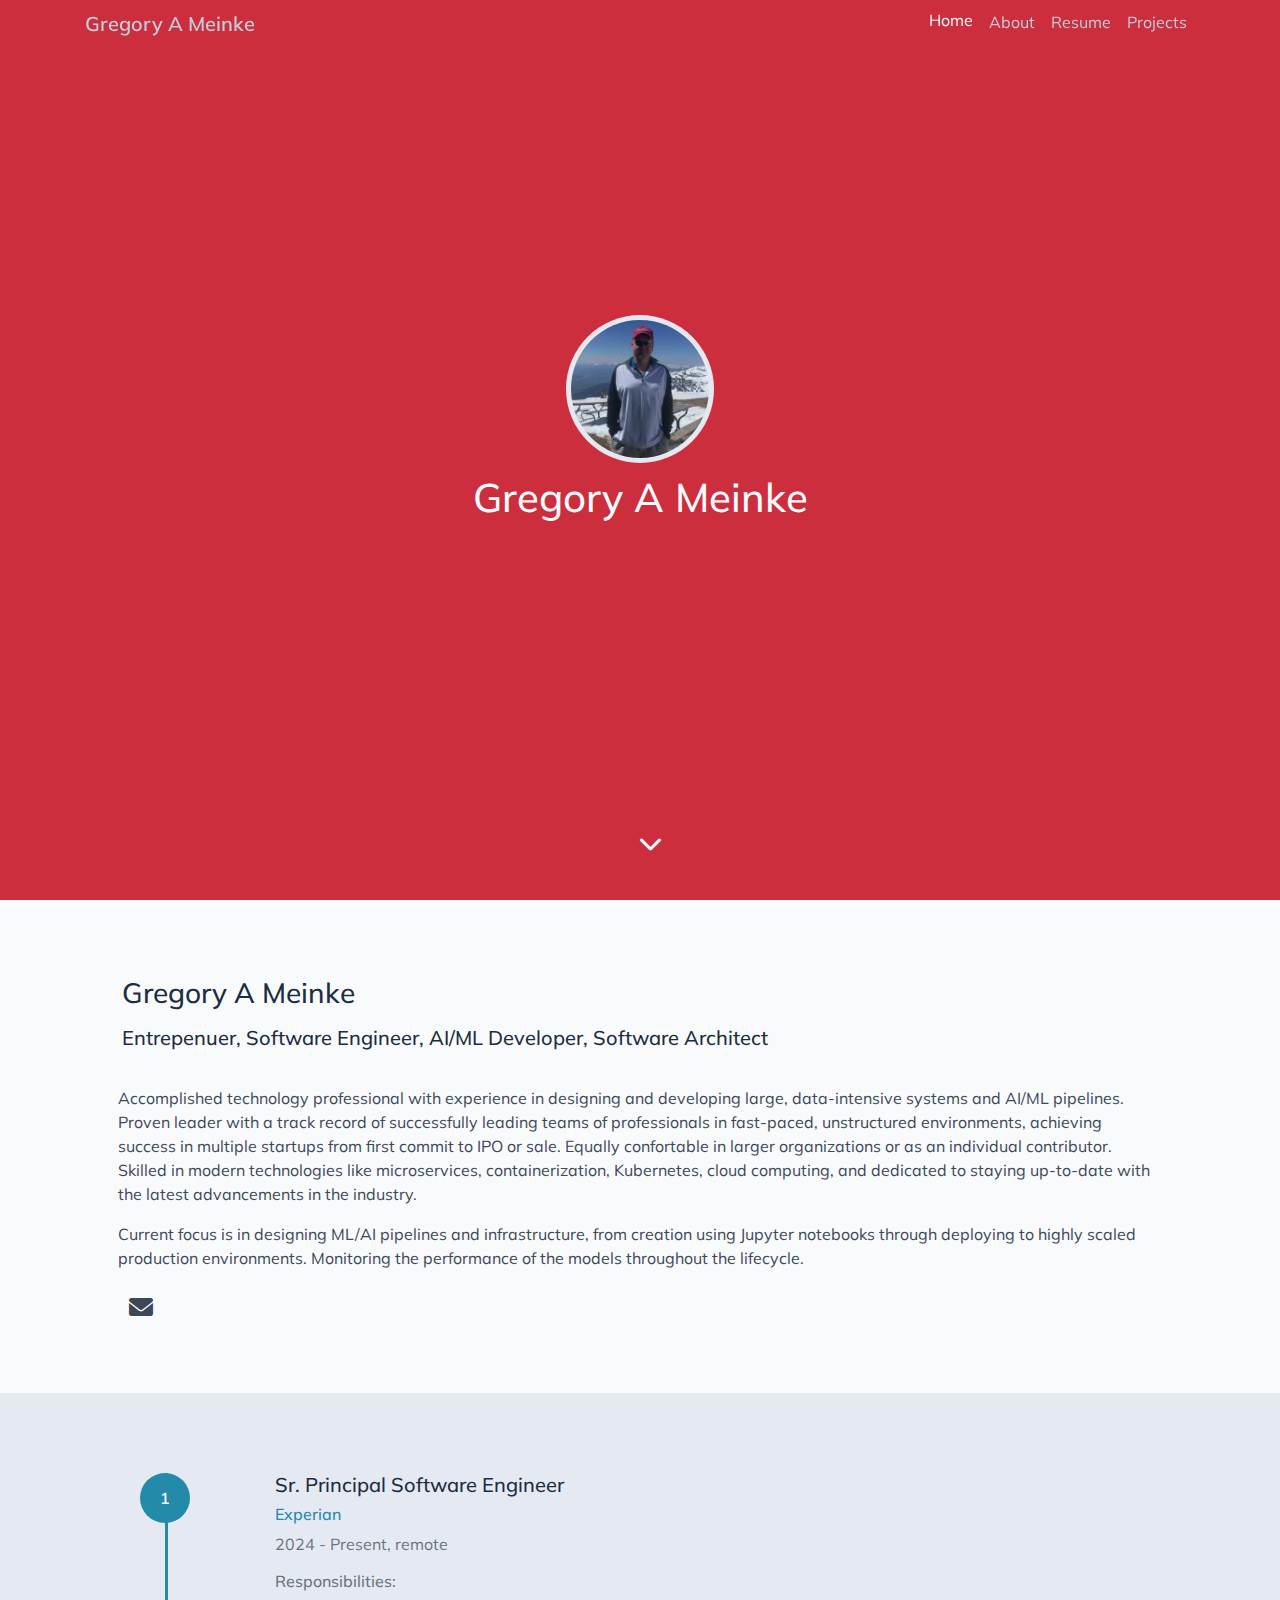
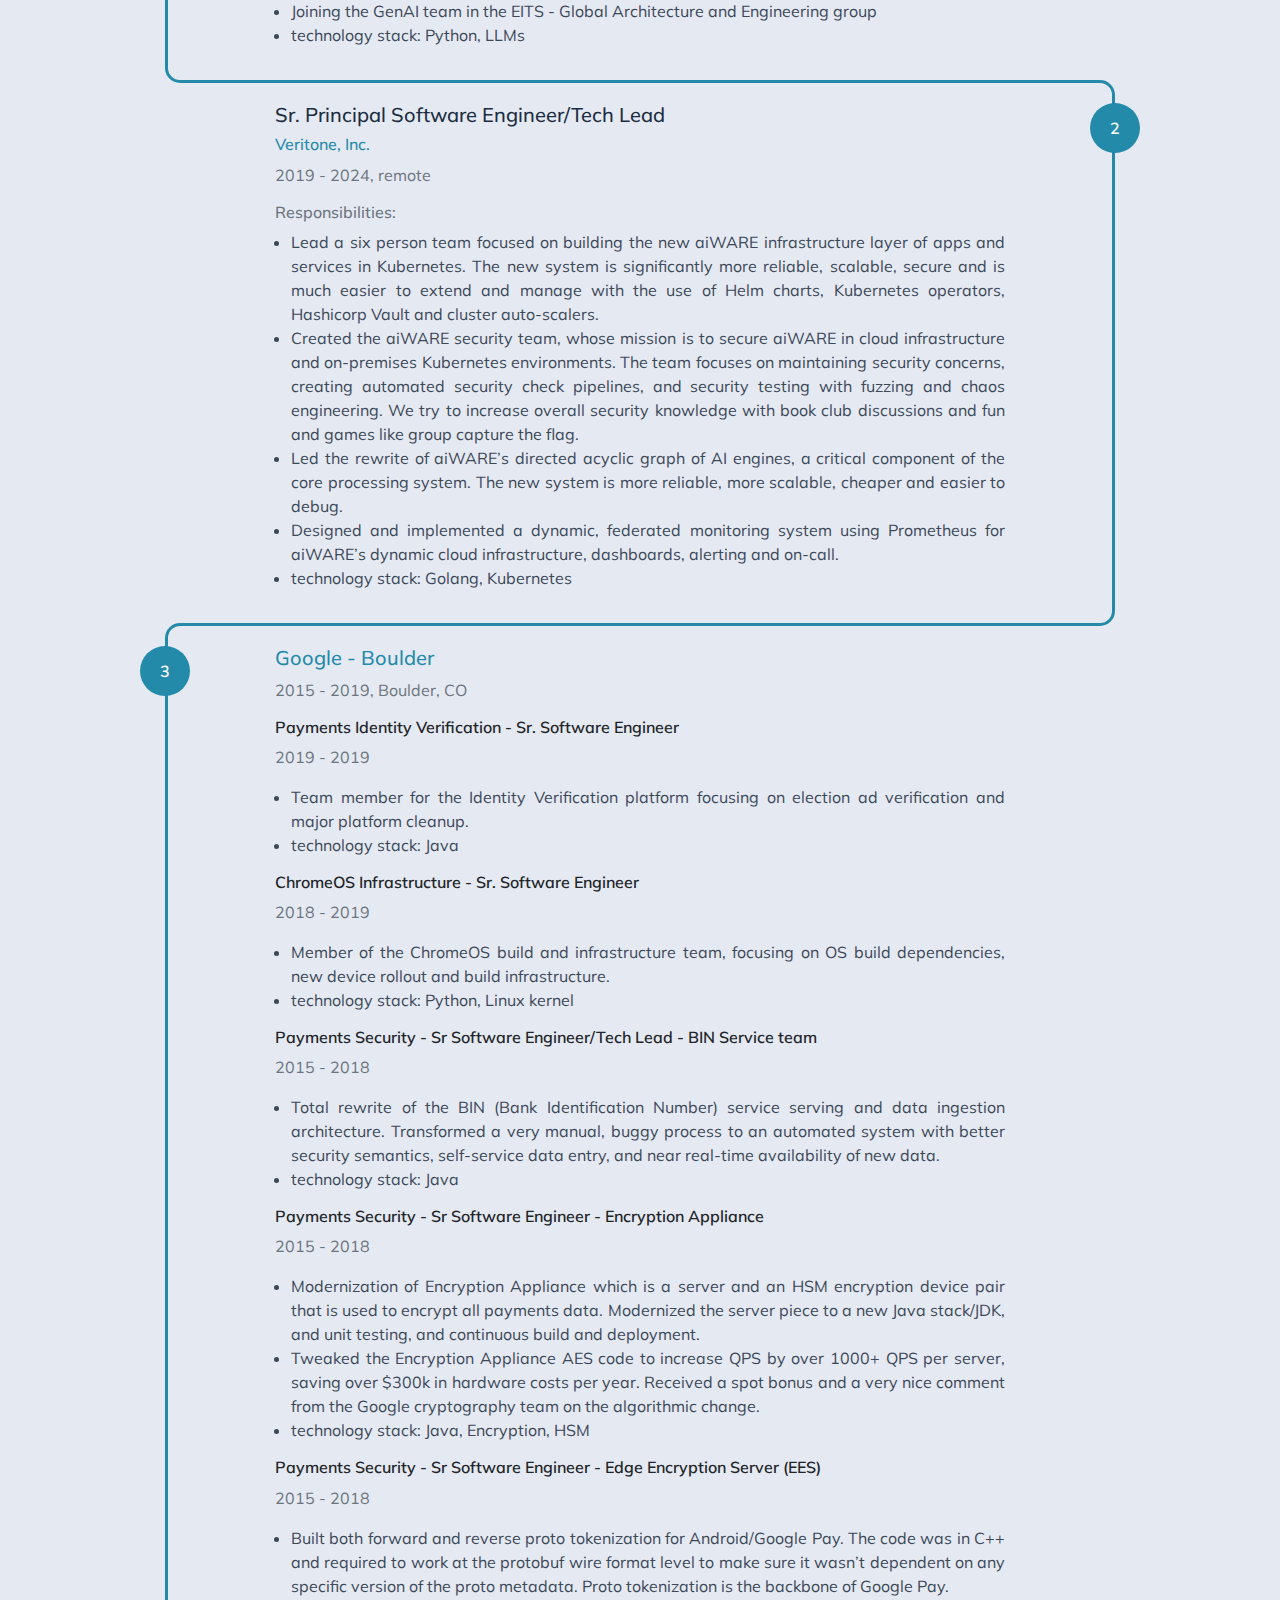
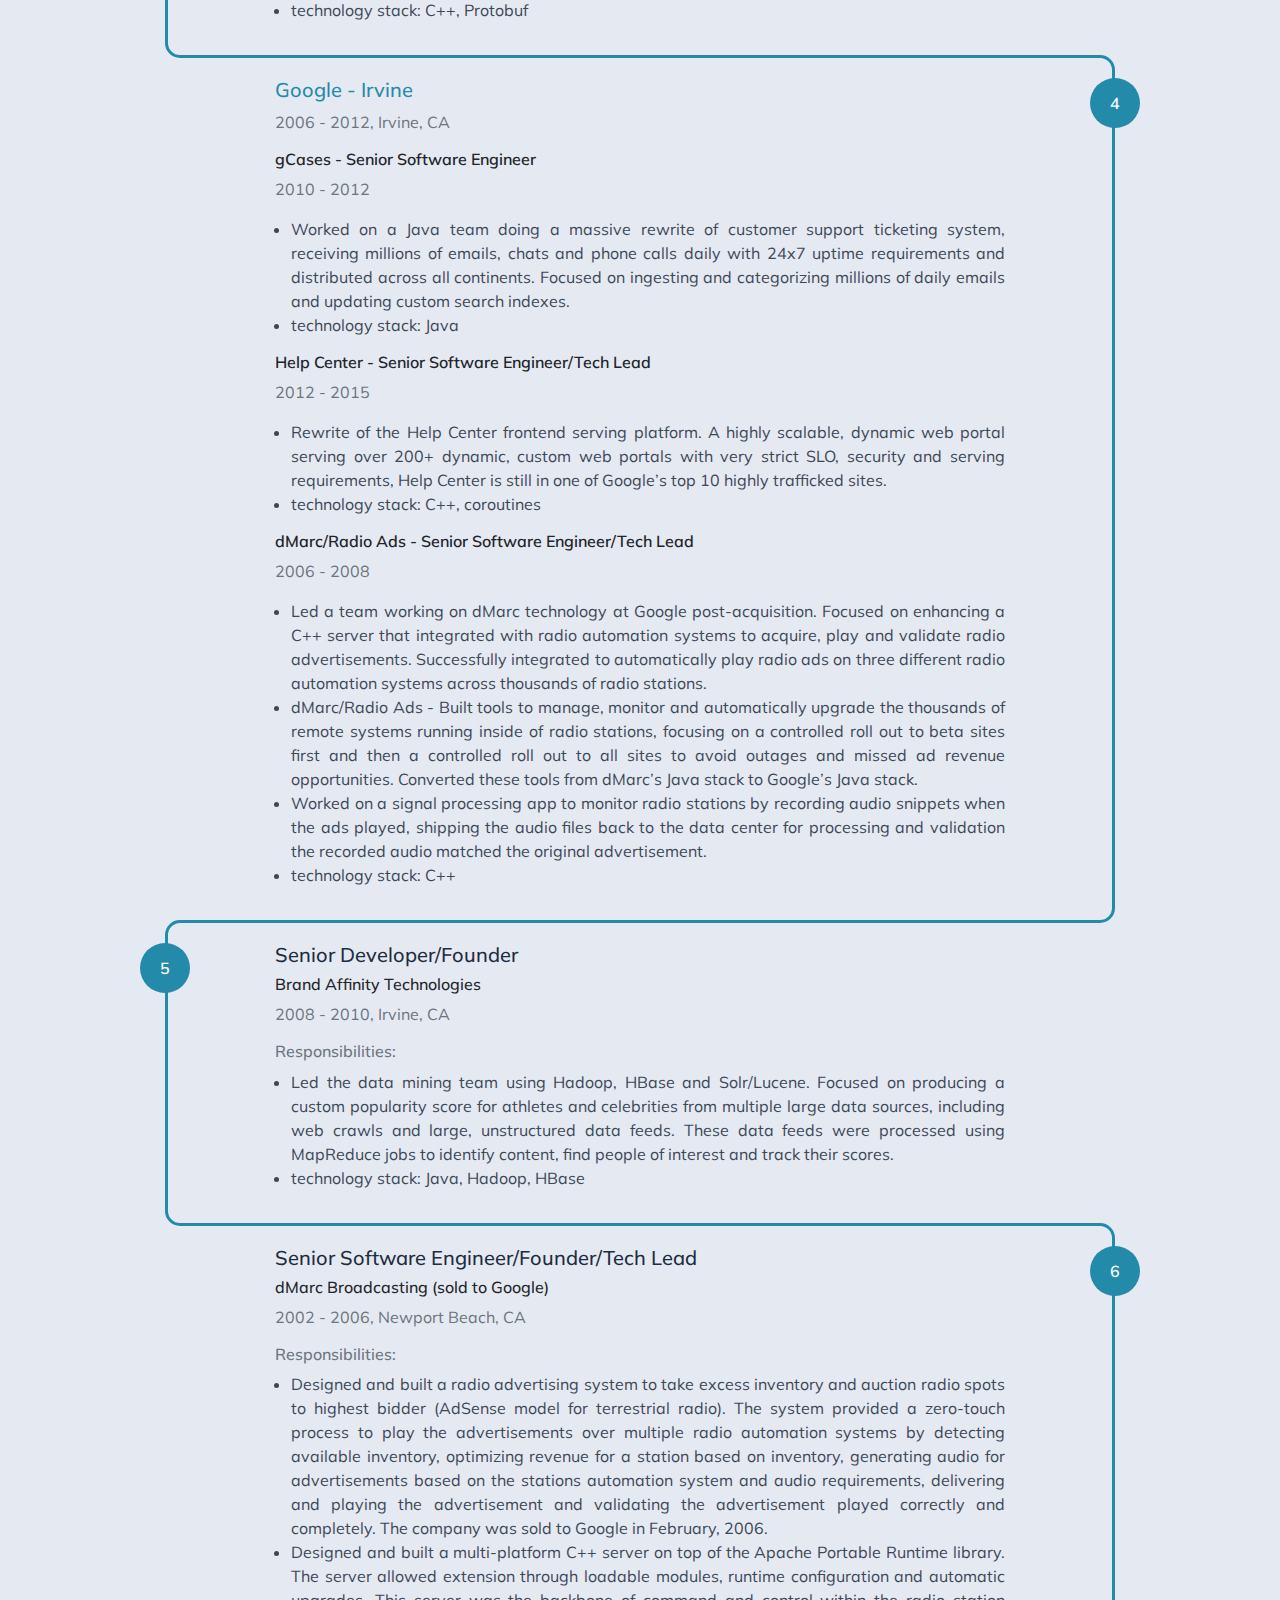
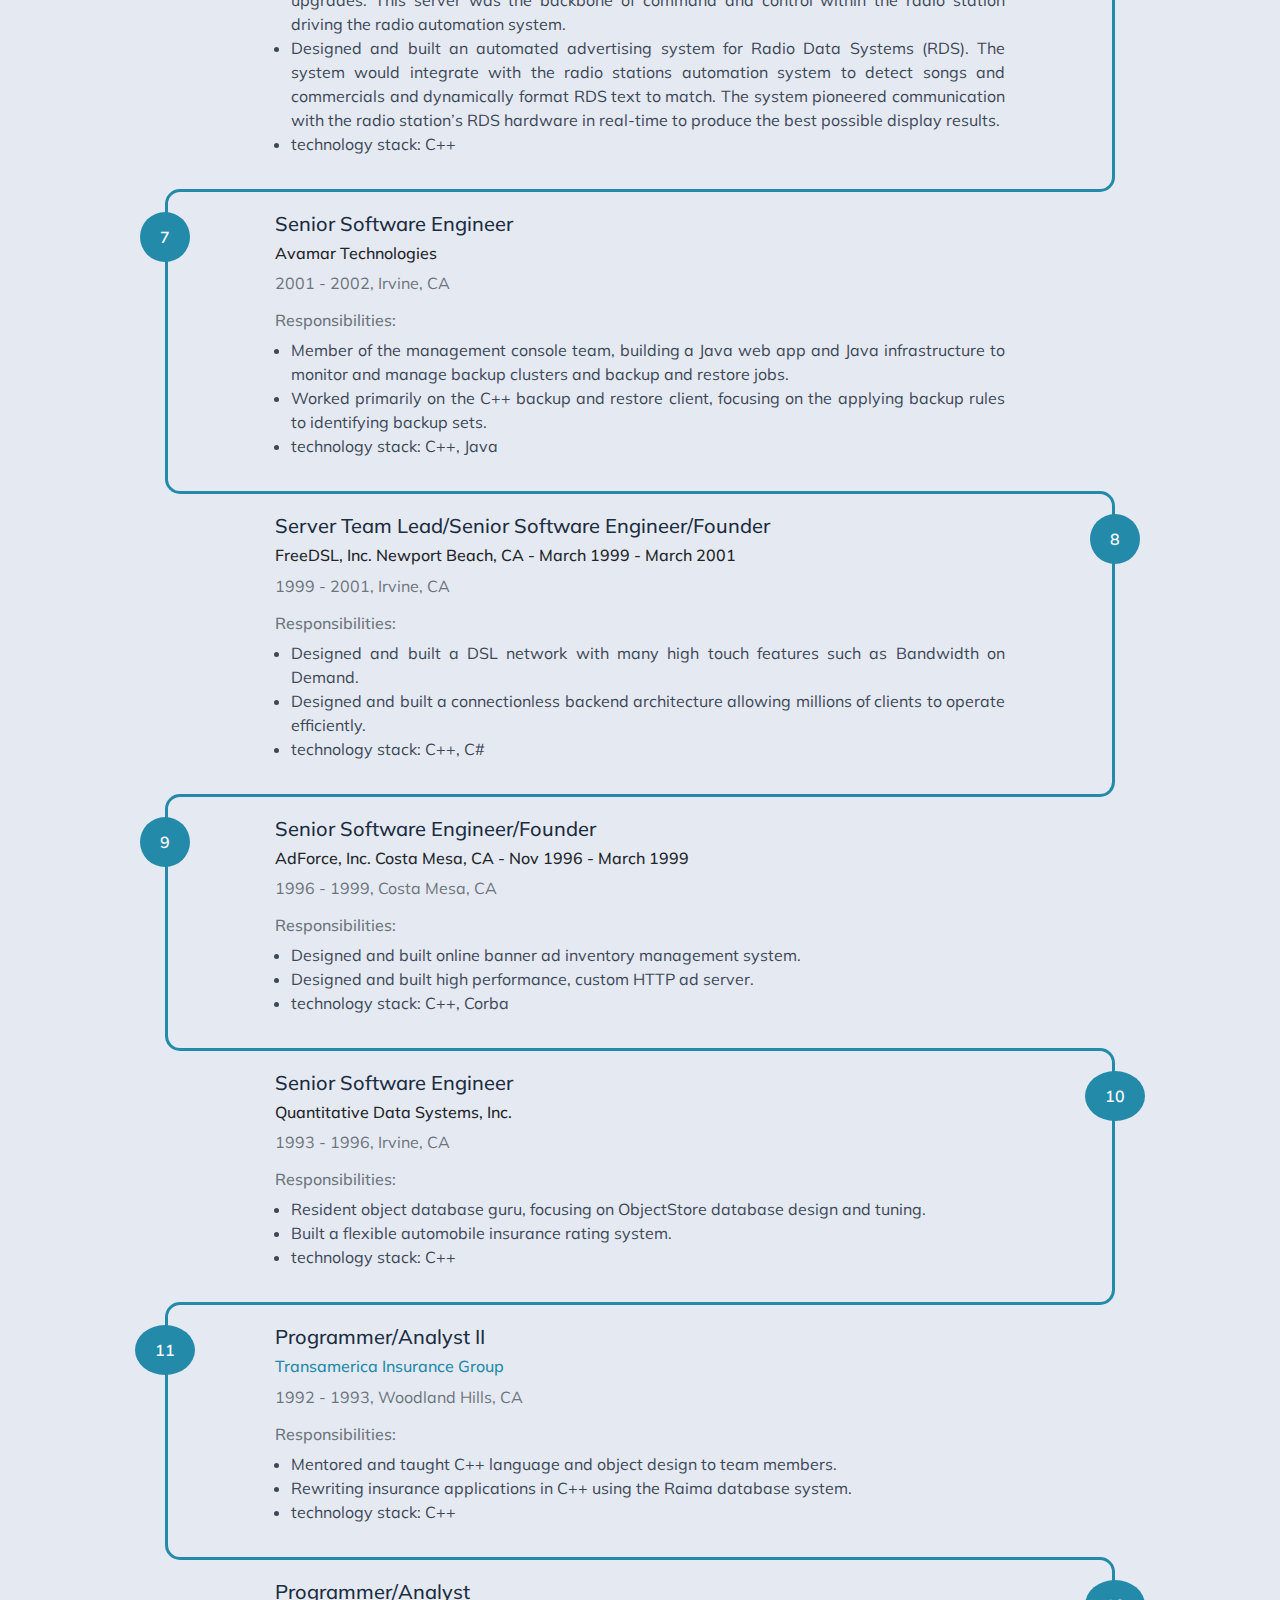
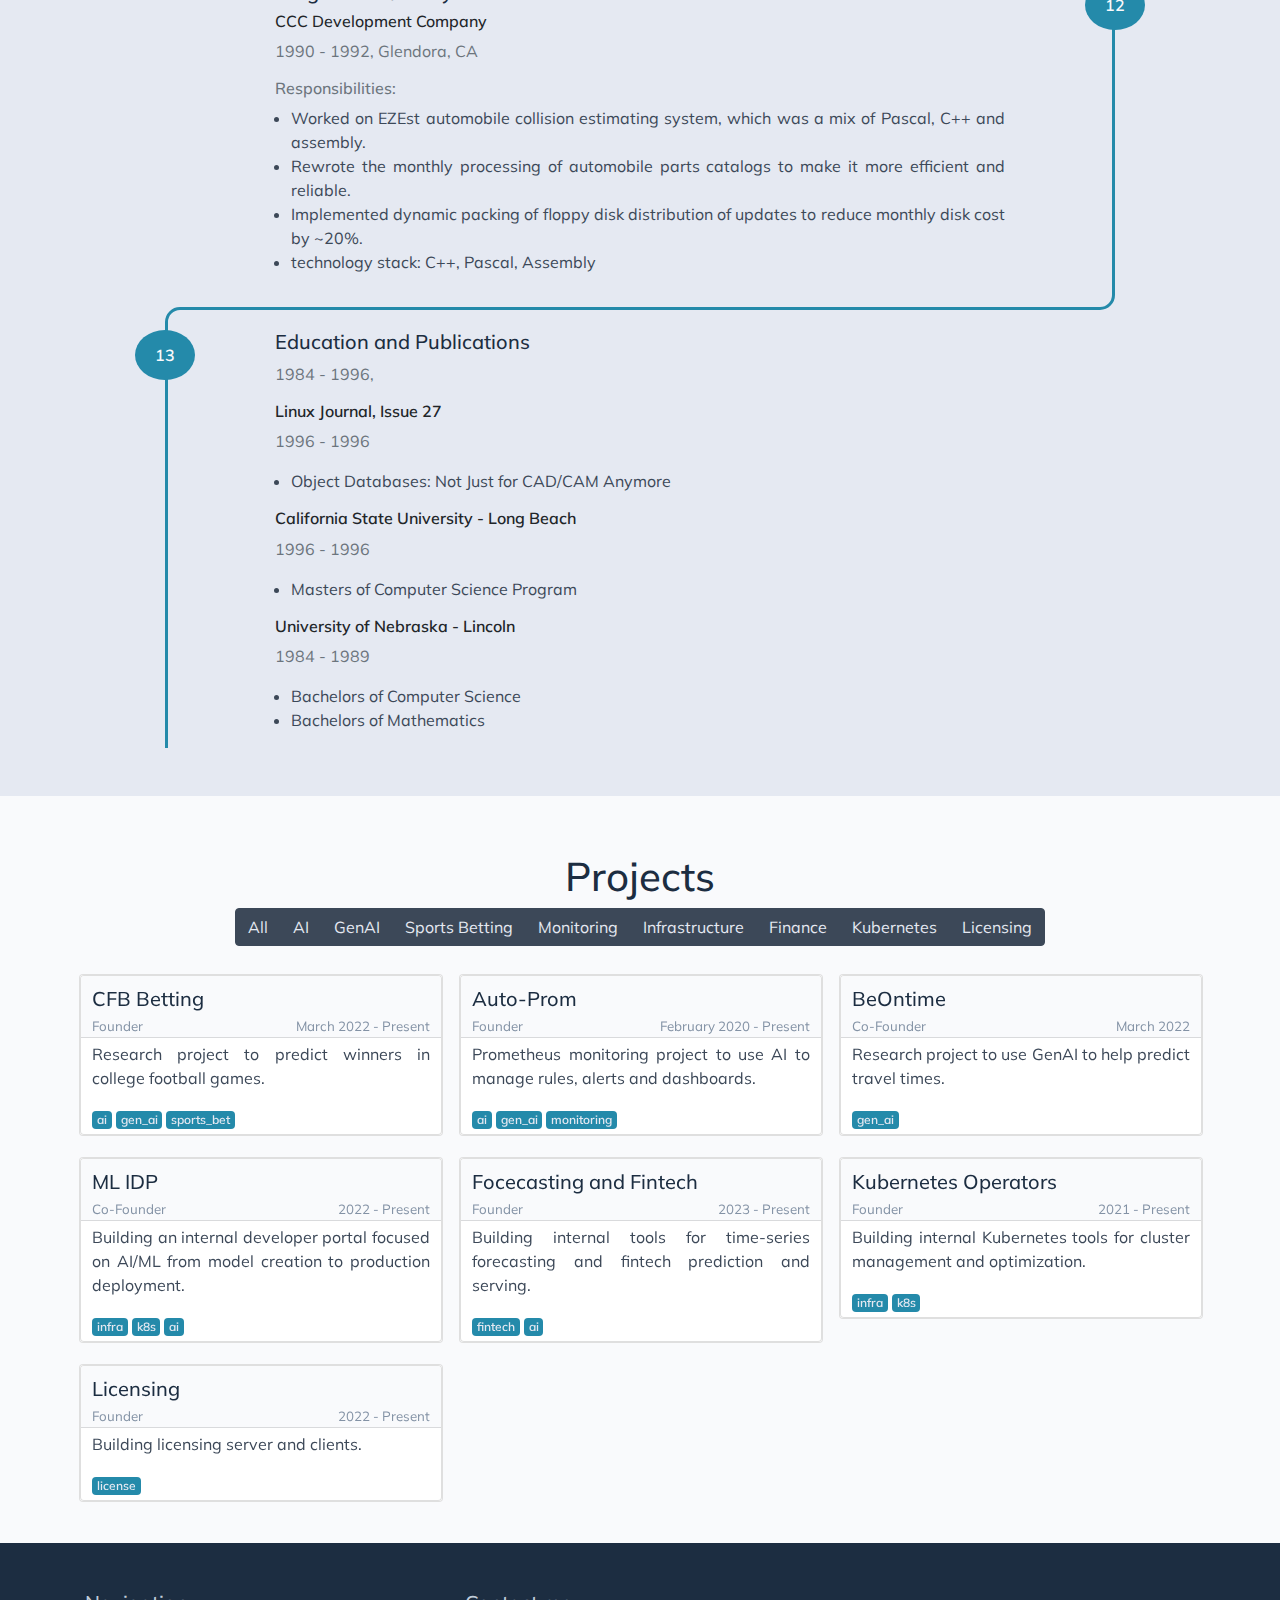
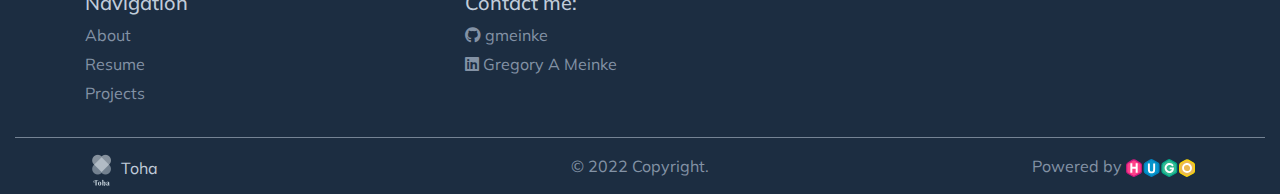
<file: index.html>
<!DOCTYPE html>
<html lang="en">
  <head>
	<meta name="generator" content="Hugo 0.123.0">
    <title>Gregory A Meinke</title>
    
    
      
      
        
      
    
    <meta name="description" content="Gregory A Meinke, AI/ML Software Engineer, Software Architect" />
    
    <meta charset="UTF-8" />
<meta name="viewport" content="width=device-width, initial-scale=1.0" />
<meta http-equiv="X-UA-Compatible" content="ie=edge" />


<link rel="stylesheet" href="/css/bootstrap.min.css"/>
<link rel="stylesheet" href="/css/layouts/main.css"/>
<link rel="stylesheet" href="/css/navigators/navbar.css"/>
<link rel="stylesheet" href="/css/plyr.css"/>
<link rel="stylesheet" href="/css/flag-icon.min.css"/>


<link rel="stylesheet" href="/google-fonts/Mulish/mulish.css"/>


<link rel="stylesheet" href="/fontawesome/css/all.min.css"/>














<meta property="og:title" content="Gregory A Meinke"/>
<meta property="og:type" content="website"/>
<meta property="og:description" content="Gregory A Meinke, AI/ML Software Engineer, Software Architect"/>
<meta property="og:image" content="http://gmeinke.com/images/gmeinke_profile.jpeg">
<meta property="og:url" content="http://gmeinke.com/">

    <link rel="stylesheet" href="/css/sections/home.css"/>
    <link rel="stylesheet" href="/css/sections/about.css"/>
    <link rel="stylesheet" href="/css/sections/skills.css"/>
    <link rel="stylesheet" href="/css/sections/experiences.css"/>
    <link rel="stylesheet" href="/css/sections/education.css"/>
    <link rel="stylesheet" href="/css/sections/projects.css"/>
    <link rel="stylesheet" href="/css/sections/recent-posts.css"/>
    <link rel="stylesheet" href="/css/sections/achievements.css"/>
    <link rel="stylesheet" href="/css/sections/accomplishments.css"/>
    <link rel="stylesheet" href="/css/sections/publications.css"/>

    
    <link rel="stylesheet" href="/css/style.css"/>
    
    




</head>
  <body data-spy="scroll" data-target="#top-navbar" data-offset="100">

    

























  


<nav class="navbar navbar-expand-xl top-navbar initial-navbar" id="top-navbar">
  <div class="container">
    <a class="navbar-brand" href="/">
      Gregory A Meinke</a>
    <button
      class="navbar-toggler navbar-dark"
      id="navbar-toggler"
      type="button"
      data-toggle="collapse"
      data-target="#top-nav-items"
      aria-label="menu"
    >
      <span class="navbar-toggler-icon"></span>
    </button>

    <div class="collapse navbar-collapse dynamic-navbar" id="top-nav-items">
      <ul class="navbar-nav ml-auto">
        <li class="nav-item">
          <a class="nav-link" href="#home">Home</a>
        </li>
        
          
          
            
              
              
                <li class="nav-item">
                  <a class="nav-link" href="#about">About</a>
                </li>
              
            
            
              
              
                <li class="nav-item">
                  <a class="nav-link" href="#experiences">Resume</a>
                </li>
              
            
            
              
              
                <li class="nav-item">
                  <a class="nav-link" href="#projects">Projects</a>
                </li>
              
            
          
        
        
        
        
        
        
        
      </ul>
    </div>
  </div>
  
  
  
</nav>


  




  




  




  





  





  






















  
  
  
  



  
  
  



  
  



  


<div class="container-fluid home" id="home">
  <style>
     
    #homePageBackgroundImageDivStyled {
      background-image: url('/images/background_hue24e673bfd7689cf338daf712e64eb6e_438_500x0_resize_box_3.png');
    }
     
    @media (min-width: 500px) and (max-width: 800px) {  
      #homePageBackgroundImageDivStyled {   
          background-image: url('/images/background_hue24e673bfd7689cf338daf712e64eb6e_438_800x0_resize_box_3.png');
        }
    }
    @media (min-width: 801px) and (max-width: 1200px) {  
      #homePageBackgroundImageDivStyled {   
          background-image: url('/images/background_hue24e673bfd7689cf338daf712e64eb6e_438_1200x0_resize_box_3.png');
        }
    }
    @media (min-width: 1201px) and (max-width: 1500px) {  
      #homePageBackgroundImageDivStyled {   
          background-image: url('/images/background_hue24e673bfd7689cf338daf712e64eb6e_438_1500x0_resize_box_3.png');
        }
    }
    @media (min-width: 1501px) {  
      #homePageBackgroundImageDivStyled {   
          background-image: url('/images/background.png');
        }
    }
    </style>
    <span class="on-the-fly-behavior"></span>
  <div
    id="homePageBackgroundImageDivStyled"
    class="background container-fluid"
  ></div>
  <div class="container content text-center">
    <img src="/images/gmeinke_profile_hu00be1270e19505120a6b22e5129e091c_55480_148x148_fit_q75_box.jpeg"
      class="rounded-circle mx-auto d-block img-fluid"
      alt="Author Image"
    />
    <h1 class="greeting">  Gregory A Meinke</h1>
    
    <div class="typing-carousel">
      <span id="ityped" class="ityped"></span>
      <span class="ityped-cursor"></span>
    </div>
    <ul id="typing-carousel-data">
      
    </ul>
    
      
        
        
          
        
        <a href="#about" aria-label="Read More - Gregory A Meinke"><i class="arrow bounce fa fa-chevron-down"></i></a>
      
    
  </div>
</div>

    
    
      
    

    
      
      
        
          <div class="container-fluid section-holder d-flex bg-white">
            

  




  


<div class="container anchor p-lg-5 about-section" id="about">
  <div class="row pt-sm-2 pt-md-4 align-self-center">
    
    
     <div class="col-sm-12"> 
      <h3 class="p-1">Gregory A Meinke</h3>
      
      <h5 class="p-1">
        Entrepenuer, Software Engineer, AI/ML Developer, Software Architect
        
      </h5>
      
      <p class="p-1 text-justify">
        <p>Accomplished technology professional with experience in designing and developing large, data-intensive systems and AI/ML pipelines. Proven leader with a track record of successfully leading teams of professionals in fast-paced, unstructured environments, achieving success in multiple startups from first commit to IPO or sale. Equally confortable in larger organizations or as an individual contributor. Skilled in modern technologies like microservices, containerization, Kubernetes, cloud computing, and dedicated to staying up-to-date with the latest advancements in the industry.</p>
<p>Current focus is in designing ML/AI pipelines and infrastructure, from creation using Jupyter notebooks through deploying to highly scaled production environments. Monitoring the performance of the models throughout the lifecycle.</p>

      </p>
      <div class="text-container ml-auto">
        <ul class="social-link d-flex">
          
          <li>
            
              <a href="mailto:me@gmeinke.com" title="Email" target="_blank" rel="noopener"><i class="fas fa-envelope"></i></a>
            
          </li>
          
        </ul>
      </div>
      
      
    </div>
    
    <div class="col-sm-6 pt-5 pl-md-4 pl-sm-3 pt-sm-0">
      <div class="row">
        
        
        
        
      </div>
    </div>
  </div>
</div>

          </div>
          
          
            
          
        
      
        
          <div class="container-fluid section-holder d-flex bg-dimmed">
            

  


<div class="container-fluid anchor pb-5 experiences-section">
  
    <h1 class="text-center" style="display: none">
        <span id="experiences"></span>Resume</h1>
  

  <div class="container timeline text-justify">
   
   
     
       <div class="row align-items-center  d-flex">
         <div class="col-1 col-lg-2 text-center vertical-line d-inline-flex justify-content-center">
  <div class="circle font-weight-bold">1</div>
</div>

         
  <div class="col-10 col-lg-8">
    <div class="experience-entry-heading">
        
        
        <h5>Sr. Principal Software Engineer</h5>
        <h6><a href=https://www.experian.com/ title="Experian" target="_blank" rel="noopener">Experian</a></h6>
        
        <p class="text-muted">2024 - Present,
            remote
        </p>
    </div>
    
    <p></p>
    
    
    <h6 class="text-muted">Responsibilities:</h6>
    <ul class="justify-content-around">
    
        <li>Joining the GenAI team in the EITS - Global Architecture and Engineering group</li>
    
        <li>technology stack: Python, LLMs</li>
    
    </ul>
    
</div>



       </div>
     
     
       <div class="row horizontal-line">
  <div class="col-1 col-lg-2 timeline-side-div">
    <div class="corner"></div>
  </div>
  <div class="col-10 col-lg-8">
    <hr />
  </div>
  <div class="col-1 col-lg-2 timeline-side-div">
    <div class="corner"></div>
  </div>
</div>

     
   
     
       <div class="row align-items-center justify-content-end d-flex">
         
  <div class="col-10 col-lg-8">
    <div class="experience-entry-heading">
        
        
        <h5>Sr. Principal Software Engineer/Tech Lead</h5>
        <h6><a href=https://www.veritone.com/ title="Veritone, Inc." target="_blank" rel="noopener">Veritone, Inc.</a></h6>
        
        <p class="text-muted">2019 - 2024,
            remote
        </p>
    </div>
    
    <p></p>
    
    
    <h6 class="text-muted">Responsibilities:</h6>
    <ul class="justify-content-around">
    
        <li>Lead a six person team focused on building the new aiWARE infrastructure layer of apps and services in Kubernetes. The new system is significantly more reliable, scalable, secure and is much easier to extend and manage with the use of Helm charts, Kubernetes operators, Hashicorp Vault and cluster auto-scalers.</li>
    
        <li>Created the aiWARE security team, whose mission is to  secure aiWARE in cloud infrastructure and on-premises Kubernetes environments. The team focuses on maintaining security concerns, creating automated security check pipelines, and security testing with fuzzing and chaos engineering. We try to increase overall security knowledge with book club discussions and fun and games like group capture the flag.</li>
    
        <li>Led the rewrite of aiWARE’s directed acyclic graph of AI engines, a critical component of the core processing system. The new system is more reliable, more scalable, cheaper and easier to debug.</li>
    
        <li>Designed and implemented a dynamic, federated monitoring system using Prometheus for aiWARE’s dynamic cloud infrastructure, dashboards, alerting and on-call.</li>
    
        <li>technology stack: Golang, Kubernetes</li>
    
    </ul>
    
</div>



         <div class="col-1 col-lg-2 text-center vertical-line d-inline-flex justify-content-center">
  <div class="circle font-weight-bold">2</div>
</div>

       </div>
     
     
       <div class="row horizontal-line">
  <div class="col-1 col-lg-2 timeline-side-div">
    <div class="corner"></div>
  </div>
  <div class="col-10 col-lg-8">
    <hr />
  </div>
  <div class="col-1 col-lg-2 timeline-side-div">
    <div class="corner"></div>
  </div>
</div>

     
   
     
       <div class="row align-items-center  d-flex">
         <div class="col-1 col-lg-2 text-center vertical-line d-inline-flex justify-content-center">
  <div class="circle font-weight-bold">3</div>
</div>

         
  <div class="col-10 col-lg-8">
    <div class="experience-entry-heading">
        
        <h5><a href=https://www.google.com title="Google - Boulder" target="_blank" rel="noopener">Google - Boulder</a></h5>

        
        
        
        <p class="text-muted">
            2015 - 2019,
            Boulder, CO
        </p>
        
        <p></p>
    </div>
    
    <div class="positions">
    
        <h6 class="designation">Payments Identity Verification - Sr. Software Engineer</h6>
        <p class="text-muted">2019 -  2019 </p>
        
        <ul class="justify-content-around">
        
            <li>Team member for the Identity Verification  platform focusing on election ad verification and major platform cleanup.</li>
        
            <li>technology stack: Java</li>
        
        </ul>
    
        <h6 class="designation">ChromeOS Infrastructure - Sr. Software Engineer</h6>
        <p class="text-muted">2018 -  2019 </p>
        
        <ul class="justify-content-around">
        
            <li>Member of the ChromeOS build and infrastructure team, focusing on OS build dependencies, new device rollout and build infrastructure.</li>
        
            <li>technology stack: Python, Linux kernel</li>
        
        </ul>
    
        <h6 class="designation">Payments Security - Sr Software Engineer/Tech Lead - BIN Service team</h6>
        <p class="text-muted">2015 -  2018 </p>
        
        <ul class="justify-content-around">
        
            <li>Total rewrite of the BIN (Bank Identification Number) service serving and data ingestion architecture. Transformed a very manual, buggy process to an automated system with better security semantics, self-service data entry, and near real-time availability of new data.</li>
        
            <li>technology stack: Java</li>
        
        </ul>
    
        <h6 class="designation">Payments Security - Sr Software Engineer - Encryption Appliance</h6>
        <p class="text-muted">2015 -  2018 </p>
        
        <ul class="justify-content-around">
        
            <li>Modernization of Encryption Appliance which is a server and an HSM encryption device pair that is used to encrypt all payments data. Modernized the server piece to a new Java stack/JDK, and unit testing, and continuous build and deployment.</li>
        
            <li>Tweaked the Encryption Appliance AES code to increase QPS by over 1000+ QPS per server, saving over $300k in hardware costs per year. Received a spot bonus and a very nice comment from the Google cryptography team on the algorithmic change.</li>
        
            <li>technology stack: Java, Encryption, HSM</li>
        
        </ul>
    
        <h6 class="designation">Payments Security - Sr Software Engineer - Edge Encryption Server (EES)</h6>
        <p class="text-muted">2015 -  2018 </p>
        
        <ul class="justify-content-around">
        
            <li>Built both forward and reverse proto tokenization for Android/Google Pay. The code was in C++ and required to work at the protobuf wire format level to make sure it wasn’t dependent on any specific version of the proto metadata. Proto tokenization is the backbone of Google Pay.</li>
        
            <li>technology stack: C++, Protobuf</li>
        
        </ul>
    
    </div>
</div>



       </div>
     
     
       <div class="row horizontal-line">
  <div class="col-1 col-lg-2 timeline-side-div">
    <div class="corner"></div>
  </div>
  <div class="col-10 col-lg-8">
    <hr />
  </div>
  <div class="col-1 col-lg-2 timeline-side-div">
    <div class="corner"></div>
  </div>
</div>

     
   
     
       <div class="row align-items-center justify-content-end d-flex">
         
  <div class="col-10 col-lg-8">
    <div class="experience-entry-heading">
        
        <h5><a href=https://www.google.com title="Google - Irvine" target="_blank" rel="noopener">Google - Irvine</a></h5>

        
        
        
        <p class="text-muted">
            2006 - 2012,
            Irvine, CA
        </p>
        
        <p></p>
    </div>
    
    <div class="positions">
    
        <h6 class="designation">gCases - Senior Software Engineer</h6>
        <p class="text-muted">2010 -  2012 </p>
        
        <ul class="justify-content-around">
        
            <li>Worked on a Java team doing a massive rewrite of customer support ticketing system, receiving millions of emails, chats and phone calls daily with 24x7 uptime requirements and distributed across all continents. Focused on ingesting and categorizing millions of daily emails and updating custom search indexes.</li>
        
            <li>technology stack: Java</li>
        
        </ul>
    
        <h6 class="designation">Help Center - Senior Software Engineer/Tech Lead</h6>
        <p class="text-muted">2012 -  2015 </p>
        
        <ul class="justify-content-around">
        
            <li>Rewrite of the Help Center frontend serving platform. A highly scalable, dynamic web portal serving over 200+ dynamic, custom web portals with very strict SLO, security and serving requirements, Help Center is still in one of Google’s top 10 highly trafficked sites.</li>
        
            <li>technology stack: C++, coroutines</li>
        
        </ul>
    
        <h6 class="designation">dMarc/Radio Ads - Senior Software Engineer/Tech Lead</h6>
        <p class="text-muted">2006 -  2008 </p>
        
        <ul class="justify-content-around">
        
            <li>Led a team working on dMarc technology at Google post-acquisition. Focused on enhancing a C++ server that integrated with radio automation systems to acquire, play and validate radio advertisements. Successfully integrated to automatically play radio ads on three different radio automation systems across thousands of radio stations.</li>
        
            <li>dMarc/Radio Ads - Built tools to manage, monitor and automatically upgrade the thousands of remote systems running inside of radio stations, focusing on a controlled roll out to beta sites first and then a controlled roll out to all sites to avoid outages and missed ad revenue opportunities. Converted these tools from dMarc’s Java stack to Google’s Java stack.</li>
        
            <li>Worked on a signal processing app to monitor radio stations by recording audio snippets when the ads played, shipping the audio files back to the data center for processing and validation the recorded audio matched the original advertisement.</li>
        
            <li>technology stack: C++</li>
        
        </ul>
    
    </div>
</div>



         <div class="col-1 col-lg-2 text-center vertical-line d-inline-flex justify-content-center">
  <div class="circle font-weight-bold">4</div>
</div>

       </div>
     
     
       <div class="row horizontal-line">
  <div class="col-1 col-lg-2 timeline-side-div">
    <div class="corner"></div>
  </div>
  <div class="col-10 col-lg-8">
    <hr />
  </div>
  <div class="col-1 col-lg-2 timeline-side-div">
    <div class="corner"></div>
  </div>
</div>

     
   
     
       <div class="row align-items-center  d-flex">
         <div class="col-1 col-lg-2 text-center vertical-line d-inline-flex justify-content-center">
  <div class="circle font-weight-bold">5</div>
</div>

         
  <div class="col-10 col-lg-8">
    <div class="experience-entry-heading">
        
        
        <h5>Senior Developer/Founder</h5>
        <h6>Brand Affinity Technologies</h6>
        
        <p class="text-muted">2008 - 2010,
            Irvine, CA
        </p>
    </div>
    
    <p></p>
    
    
    <h6 class="text-muted">Responsibilities:</h6>
    <ul class="justify-content-around">
    
        <li>Led the data mining team using Hadoop, HBase and Solr/Lucene. Focused on producing a custom popularity score for athletes and celebrities from multiple large data sources, including web crawls and large, unstructured data feeds. These data feeds were processed using MapReduce jobs to identify content, find people of interest and track their scores.</li>
    
        <li>technology stack: Java, Hadoop, HBase</li>
    
    </ul>
    
</div>



       </div>
     
     
       <div class="row horizontal-line">
  <div class="col-1 col-lg-2 timeline-side-div">
    <div class="corner"></div>
  </div>
  <div class="col-10 col-lg-8">
    <hr />
  </div>
  <div class="col-1 col-lg-2 timeline-side-div">
    <div class="corner"></div>
  </div>
</div>

     
   
     
       <div class="row align-items-center justify-content-end d-flex">
         
  <div class="col-10 col-lg-8">
    <div class="experience-entry-heading">
        
        
        <h5>Senior Software Engineer/Founder/Tech Lead</h5>
        <h6>dMarc Broadcasting (sold to Google)</h6>
        
        <p class="text-muted">2002 - 2006,
            Newport Beach, CA
        </p>
    </div>
    
    <p></p>
    
    
    <h6 class="text-muted">Responsibilities:</h6>
    <ul class="justify-content-around">
    
        <li>Designed and built a radio advertising system to take excess inventory and auction radio spots to highest bidder (AdSense model for terrestrial radio). The system provided a zero-touch process to play the advertisements over multiple radio automation systems by detecting available inventory, optimizing revenue for a station based on inventory, generating audio for advertisements based on the stations automation system and audio requirements, delivering and playing the advertisement and validating the advertisement played correctly and completely. The company was sold to Google in February, 2006.</li>
    
        <li>Designed and built a multi-platform C++ server on top of the Apache Portable Runtime library. The server allowed extension through loadable modules, runtime configuration and automatic upgrades. This server was the backbone of command and control within the radio station driving the radio automation system.</li>
    
        <li>Designed and built an automated advertising system for Radio Data Systems (RDS). The system would integrate with the radio stations automation system to detect songs and commercials and dynamically format RDS text to match. The system pioneered communication with the radio station&rsquo;s RDS hardware in real-time to produce the best possible display results.</li>
    
        <li>technology stack: C++</li>
    
    </ul>
    
</div>



         <div class="col-1 col-lg-2 text-center vertical-line d-inline-flex justify-content-center">
  <div class="circle font-weight-bold">6</div>
</div>

       </div>
     
     
       <div class="row horizontal-line">
  <div class="col-1 col-lg-2 timeline-side-div">
    <div class="corner"></div>
  </div>
  <div class="col-10 col-lg-8">
    <hr />
  </div>
  <div class="col-1 col-lg-2 timeline-side-div">
    <div class="corner"></div>
  </div>
</div>

     
   
     
       <div class="row align-items-center  d-flex">
         <div class="col-1 col-lg-2 text-center vertical-line d-inline-flex justify-content-center">
  <div class="circle font-weight-bold">7</div>
</div>

         
  <div class="col-10 col-lg-8">
    <div class="experience-entry-heading">
        
        
        <h5>Senior Software Engineer</h5>
        <h6>Avamar Technologies</h6>
        
        <p class="text-muted">2001 - 2002,
            Irvine, CA
        </p>
    </div>
    
    <p></p>
    
    
    <h6 class="text-muted">Responsibilities:</h6>
    <ul class="justify-content-around">
    
        <li>Member of the management console team, building a Java web app and Java infrastructure to monitor and manage backup clusters and backup and restore jobs.</li>
    
        <li>Worked primarily on the C++ backup and restore client, focusing on the applying backup rules to identifying backup sets.</li>
    
        <li>technology stack: C++, Java</li>
    
    </ul>
    
</div>



       </div>
     
     
       <div class="row horizontal-line">
  <div class="col-1 col-lg-2 timeline-side-div">
    <div class="corner"></div>
  </div>
  <div class="col-10 col-lg-8">
    <hr />
  </div>
  <div class="col-1 col-lg-2 timeline-side-div">
    <div class="corner"></div>
  </div>
</div>

     
   
     
       <div class="row align-items-center justify-content-end d-flex">
         
  <div class="col-10 col-lg-8">
    <div class="experience-entry-heading">
        
        
        <h5>Server Team Lead/Senior Software Engineer/Founder</h5>
        <h6>FreeDSL, Inc. Newport Beach, CA - March 1999 - March 2001</h6>
        
        <p class="text-muted">1999 - 2001,
            Irvine, CA
        </p>
    </div>
    
    <p></p>
    
    
    <h6 class="text-muted">Responsibilities:</h6>
    <ul class="justify-content-around">
    
        <li>Designed and built a DSL network with many high touch features such as Bandwidth on Demand.</li>
    
        <li>Designed and built a connectionless backend architecture allowing millions of clients to operate efficiently.</li>
    
        <li>technology stack: C++, C#</li>
    
    </ul>
    
</div>



         <div class="col-1 col-lg-2 text-center vertical-line d-inline-flex justify-content-center">
  <div class="circle font-weight-bold">8</div>
</div>

       </div>
     
     
       <div class="row horizontal-line">
  <div class="col-1 col-lg-2 timeline-side-div">
    <div class="corner"></div>
  </div>
  <div class="col-10 col-lg-8">
    <hr />
  </div>
  <div class="col-1 col-lg-2 timeline-side-div">
    <div class="corner"></div>
  </div>
</div>

     
   
     
       <div class="row align-items-center  d-flex">
         <div class="col-1 col-lg-2 text-center vertical-line d-inline-flex justify-content-center">
  <div class="circle font-weight-bold">9</div>
</div>

         
  <div class="col-10 col-lg-8">
    <div class="experience-entry-heading">
        
        
        <h5>Senior Software Engineer/Founder</h5>
        <h6>AdForce, Inc. Costa Mesa, CA - Nov 1996 - March 1999</h6>
        
        <p class="text-muted">1996 - 1999,
            Costa Mesa, CA
        </p>
    </div>
    
    <p></p>
    
    
    <h6 class="text-muted">Responsibilities:</h6>
    <ul class="justify-content-around">
    
        <li>Designed and built online banner ad inventory management system.</li>
    
        <li>Designed and built high performance, custom HTTP ad server.</li>
    
        <li>technology stack: C++, Corba</li>
    
    </ul>
    
</div>



       </div>
     
     
       <div class="row horizontal-line">
  <div class="col-1 col-lg-2 timeline-side-div">
    <div class="corner"></div>
  </div>
  <div class="col-10 col-lg-8">
    <hr />
  </div>
  <div class="col-1 col-lg-2 timeline-side-div">
    <div class="corner"></div>
  </div>
</div>

     
   
     
       <div class="row align-items-center justify-content-end d-flex">
         
  <div class="col-10 col-lg-8">
    <div class="experience-entry-heading">
        
        
        <h5>Senior Software Engineer</h5>
        <h6>Quantitative Data Systems, Inc.</h6>
        
        <p class="text-muted">1993 - 1996,
            Irvine, CA
        </p>
    </div>
    
    <p></p>
    
    
    <h6 class="text-muted">Responsibilities:</h6>
    <ul class="justify-content-around">
    
        <li>Resident object database guru, focusing on ObjectStore database design and tuning.</li>
    
        <li>Built a flexible automobile insurance rating system.</li>
    
        <li>technology stack: C++</li>
    
    </ul>
    
</div>



         <div class="col-1 col-lg-2 text-center vertical-line d-inline-flex justify-content-center">
  <div class="circle font-weight-bold">10</div>
</div>

       </div>
     
     
       <div class="row horizontal-line">
  <div class="col-1 col-lg-2 timeline-side-div">
    <div class="corner"></div>
  </div>
  <div class="col-10 col-lg-8">
    <hr />
  </div>
  <div class="col-1 col-lg-2 timeline-side-div">
    <div class="corner"></div>
  </div>
</div>

     
   
     
       <div class="row align-items-center  d-flex">
         <div class="col-1 col-lg-2 text-center vertical-line d-inline-flex justify-content-center">
  <div class="circle font-weight-bold">11</div>
</div>

         
  <div class="col-10 col-lg-8">
    <div class="experience-entry-heading">
        
        
        <h5>Programmer/Analyst II</h5>
        <h6><a href=https://www.transamerica.com title="Transamerica Insurance Group" target="_blank" rel="noopener">Transamerica Insurance Group</a></h6>
        
        <p class="text-muted">1992 - 1993,
            Woodland Hills, CA
        </p>
    </div>
    
    <p></p>
    
    
    <h6 class="text-muted">Responsibilities:</h6>
    <ul class="justify-content-around">
    
        <li>Mentored and taught C++ language and object design to team members.</li>
    
        <li>Rewriting insurance applications in C++ using the Raima database system.</li>
    
        <li>technology stack: C++</li>
    
    </ul>
    
</div>



       </div>
     
     
       <div class="row horizontal-line">
  <div class="col-1 col-lg-2 timeline-side-div">
    <div class="corner"></div>
  </div>
  <div class="col-10 col-lg-8">
    <hr />
  </div>
  <div class="col-1 col-lg-2 timeline-side-div">
    <div class="corner"></div>
  </div>
</div>

     
   
     
       <div class="row align-items-center justify-content-end d-flex">
         
  <div class="col-10 col-lg-8">
    <div class="experience-entry-heading">
        
        
        <h5>Programmer/Analyst</h5>
        <h6>CCC Development Company</h6>
        
        <p class="text-muted">1990 - 1992,
            Glendora, CA
        </p>
    </div>
    
    <p></p>
    
    
    <h6 class="text-muted">Responsibilities:</h6>
    <ul class="justify-content-around">
    
        <li>Worked on EZEst automobile collision estimating system, which was a mix of Pascal, C++ and assembly.</li>
    
        <li>Rewrote the monthly processing of automobile parts catalogs to make it more efficient and reliable.</li>
    
        <li>Implemented dynamic packing of floppy disk distribution of updates to reduce monthly disk cost by ~20%.</li>
    
        <li>technology stack: C++, Pascal, Assembly</li>
    
    </ul>
    
</div>



         <div class="col-1 col-lg-2 text-center vertical-line d-inline-flex justify-content-center">
  <div class="circle font-weight-bold">12</div>
</div>

       </div>
     
     
       <div class="row horizontal-line">
  <div class="col-1 col-lg-2 timeline-side-div">
    <div class="corner"></div>
  </div>
  <div class="col-10 col-lg-8">
    <hr />
  </div>
  <div class="col-1 col-lg-2 timeline-side-div">
    <div class="corner"></div>
  </div>
</div>

     
   
     
       <div class="row align-items-center  d-flex">
         <div class="col-1 col-lg-2 text-center vertical-line d-inline-flex justify-content-center">
  <div class="circle font-weight-bold">13</div>
</div>

         
  <div class="col-10 col-lg-8">
    <div class="experience-entry-heading">
        
        <h5>Education and Publications</h5>

        
        
        
        <p class="text-muted">
            1984 - 1996,
            
        </p>
        
        <p></p>
    </div>
    
    <div class="positions">
    
        <h6 class="designation">Linux Journal, Issue 27</h6>
        <p class="text-muted">1996 -  1996 </p>
        
        <ul class="justify-content-around">
        
            <li>Object Databases: Not Just for CAD/CAM Anymore</li>
        
        </ul>
    
        <h6 class="designation">California State University - Long Beach</h6>
        <p class="text-muted">1996 -  1996 </p>
        
        <ul class="justify-content-around">
        
            <li>Masters of Computer Science Program</li>
        
        </ul>
    
        <h6 class="designation">University of Nebraska - Lincoln</h6>
        <p class="text-muted">1984 -  1989 </p>
        
        <ul class="justify-content-around">
        
            <li>Bachelors of Computer Science</li>
        
            <li>Bachelors of Mathematics</li>
        
        </ul>
    
    </div>
</div>



       </div>
     
     
   
  </div>
</div>

          </div>
          
          
            
          
        
      
        
          <div class="container-fluid section-holder d-flex bg-white">
            

  


<div class="container-fluid anchor pb-5 projects-section" id="projects">
  
    <h1 class="text-center">
        <span id="projects"></span>Projects</h1>
  
  <div class="container ml-auto text-center">
    <div class="btn-group flex-wrap" role="group" id="project-filter-buttons">
      
      <button type="button" class="btn btn-dark project-filtr-control" data-filter="all">
        All
      </button>
      
      <button type="button" class="btn btn-dark project-filtr-control" data-filter="ai">
        AI
      </button>
      
      <button type="button" class="btn btn-dark project-filtr-control" data-filter="gen_ai">
        GenAI
      </button>
      
      <button type="button" class="btn btn-dark project-filtr-control" data-filter="sports_bet">
        Sports Betting
      </button>
      
      <button type="button" class="btn btn-dark project-filtr-control" data-filter="monitoring">
        Monitoring
      </button>
      
      <button type="button" class="btn btn-dark project-filtr-control" data-filter="infra">
        Infrastructure
      </button>
      
      <button type="button" class="btn btn-dark project-filtr-control" data-filter="fintech">
        Finance
      </button>
      
      <button type="button" class="btn btn-dark project-filtr-control" data-filter="k8s">
        Kubernetes
      </button>
      
      <button type="button" class="btn btn-dark project-filtr-control" data-filter="license">
        Licensing
      </button>
      
    </div>
  </div>
  <div class="container filtr-projects">
    <div class="row" id="project-card-holder">
      
        <div
  class="col-sm-12 col-md-6 col-lg-4 p-2 filtr-item"
  data-category='all, ai,gen_ai,sports_bet'
>
  <div class="card mt-1">
    <div class="card">
      <a class="card-header" href="javascript:void(0)" >
        <div>
          <div class="d-flex">
            

            
            
            
            <h5 class="card-title mb-0">CFB Betting</h5>
          </div>
          <div class="sub-title">
            <span>Founder</span>
            <span>March 2022 - Present</span>
          </div>
        </div>
      </a>
      <div class="card-body text-justify pt-1 pb-1">
        <p>Research project to predict winners in college football games.</p>
        
        <div class="project-card-footer">
          
            <div class="project-tags-holder">
              
                  <span class="badge btn-info">
                    ai
                  </span>
              
                  <span class="badge btn-info">
                    gen_ai
                  </span>
              
                  <span class="badge btn-info">
                    sports_bet
                  </span>
              
            </div>
          
          <div class="project-btn-holder">
            
          </div>
        </div>
      </div>
    </div>
  </div>
</div>

      
        <div
  class="col-sm-12 col-md-6 col-lg-4 p-2 filtr-item"
  data-category='all, ai,gen_ai,monitoring'
>
  <div class="card mt-1">
    <div class="card">
      <a class="card-header" href="javascript:void(0)" >
        <div>
          <div class="d-flex">
            

            
            
            
            <h5 class="card-title mb-0">Auto-Prom</h5>
          </div>
          <div class="sub-title">
            <span>Founder</span>
            <span>February 2020 - Present</span>
          </div>
        </div>
      </a>
      <div class="card-body text-justify pt-1 pb-1">
        <p>Prometheus monitoring project to use AI to manage rules, alerts and dashboards.</p>
        
        <div class="project-card-footer">
          
            <div class="project-tags-holder">
              
                  <span class="badge btn-info">
                    ai
                  </span>
              
                  <span class="badge btn-info">
                    gen_ai
                  </span>
              
                  <span class="badge btn-info">
                    monitoring
                  </span>
              
            </div>
          
          <div class="project-btn-holder">
            
          </div>
        </div>
      </div>
    </div>
  </div>
</div>

      
        <div
  class="col-sm-12 col-md-6 col-lg-4 p-2 filtr-item"
  data-category='all, gen_ai'
>
  <div class="card mt-1">
    <div class="card">
      <a class="card-header" href="javascript:void(0)" >
        <div>
          <div class="d-flex">
            

            
            
            
            <h5 class="card-title mb-0">BeOntime</h5>
          </div>
          <div class="sub-title">
            <span>Co-Founder</span>
            <span>March 2022</span>
          </div>
        </div>
      </a>
      <div class="card-body text-justify pt-1 pb-1">
        <p>Research project to use GenAI to help predict travel times.</p>
        
        <div class="project-card-footer">
          
            <div class="project-tags-holder">
              
                  <span class="badge btn-info">
                    gen_ai
                  </span>
              
            </div>
          
          <div class="project-btn-holder">
            
          </div>
        </div>
      </div>
    </div>
  </div>
</div>

      
        <div
  class="col-sm-12 col-md-6 col-lg-4 p-2 filtr-item"
  data-category='all, infra,k8s,ai'
>
  <div class="card mt-1">
    <div class="card">
      <a class="card-header" href="javascript:void(0)" >
        <div>
          <div class="d-flex">
            

            
            
            
            <h5 class="card-title mb-0">ML IDP</h5>
          </div>
          <div class="sub-title">
            <span>Co-Founder</span>
            <span>2022 - Present</span>
          </div>
        </div>
      </a>
      <div class="card-body text-justify pt-1 pb-1">
        <p>Building an internal developer portal focused on AI/ML from model creation to production deployment.</p>
        
        <div class="project-card-footer">
          
            <div class="project-tags-holder">
              
                  <span class="badge btn-info">
                    infra
                  </span>
              
                  <span class="badge btn-info">
                    k8s
                  </span>
              
                  <span class="badge btn-info">
                    ai
                  </span>
              
            </div>
          
          <div class="project-btn-holder">
            
          </div>
        </div>
      </div>
    </div>
  </div>
</div>

      
        <div
  class="col-sm-12 col-md-6 col-lg-4 p-2 filtr-item"
  data-category='all, fintech,ai'
>
  <div class="card mt-1">
    <div class="card">
      <a class="card-header" href="javascript:void(0)" >
        <div>
          <div class="d-flex">
            

            
            
            
            <h5 class="card-title mb-0">Focecasting and Fintech</h5>
          </div>
          <div class="sub-title">
            <span>Founder</span>
            <span>2023 - Present</span>
          </div>
        </div>
      </a>
      <div class="card-body text-justify pt-1 pb-1">
        <p>Building internal tools for time-series forecasting and fintech prediction and serving.</p>
        
        <div class="project-card-footer">
          
            <div class="project-tags-holder">
              
                  <span class="badge btn-info">
                    fintech
                  </span>
              
                  <span class="badge btn-info">
                    ai
                  </span>
              
            </div>
          
          <div class="project-btn-holder">
            
          </div>
        </div>
      </div>
    </div>
  </div>
</div>

      
        <div
  class="col-sm-12 col-md-6 col-lg-4 p-2 filtr-item"
  data-category='all, infra,k8s'
>
  <div class="card mt-1">
    <div class="card">
      <a class="card-header" href="javascript:void(0)" >
        <div>
          <div class="d-flex">
            

            
            
            
            <h5 class="card-title mb-0">Kubernetes Operators</h5>
          </div>
          <div class="sub-title">
            <span>Founder</span>
            <span>2021 - Present</span>
          </div>
        </div>
      </a>
      <div class="card-body text-justify pt-1 pb-1">
        <p>Building internal Kubernetes tools for cluster management and optimization.</p>
        
        <div class="project-card-footer">
          
            <div class="project-tags-holder">
              
                  <span class="badge btn-info">
                    infra
                  </span>
              
                  <span class="badge btn-info">
                    k8s
                  </span>
              
            </div>
          
          <div class="project-btn-holder">
            
          </div>
        </div>
      </div>
    </div>
  </div>
</div>

      
        <div
  class="col-sm-12 col-md-6 col-lg-4 p-2 filtr-item"
  data-category='all, license'
>
  <div class="card mt-1">
    <div class="card">
      <a class="card-header" href="javascript:void(0)" >
        <div>
          <div class="d-flex">
            

            
            
            
            <h5 class="card-title mb-0">Licensing</h5>
          </div>
          <div class="sub-title">
            <span>Founder</span>
            <span>2022 - Present</span>
          </div>
        </div>
      </a>
      <div class="card-body text-justify pt-1 pb-1">
        <p>Building licensing server and clients.</p>
        
        <div class="project-card-footer">
          
            <div class="project-tags-holder">
              
                  <span class="badge btn-info">
                    license
                  </span>
              
            </div>
          
          <div class="project-btn-holder">
            
          </div>
        </div>
      </div>
    </div>
  </div>
</div>

      
    </div>
  </div>
</div>

          </div>
          
          
            
          
        
      
    

    
    










  
      
  



  
  
    
  

  
  
    
  

  
  

  
  
    
    
      
    
  


  
  
  

  
  
  

  
  
  
    
  
  

  
  
  

  <footer id="footer" class="container-fluid text-center align-content-center footer pb-2">
    <div class="container pt-5">
      <div class="row text-left">
        
        <div class="col-md-4 col-sm-12">
          <h5>Navigation</h5>
          
          <ul>
              
                
                
                  
                
                <li class="nav-item">
                  <a class="smooth-scroll" href="http://gmeinke.com/#about">About</a>
                </li>
              
              
                
                
                  
                
                <li class="nav-item">
                  <a class="smooth-scroll" href="http://gmeinke.com/#experiences">Resume</a>
                </li>
              
              
                
                
                  
                
                <li class="nav-item">
                  <a class="smooth-scroll" href="http://gmeinke.com/#projects">Projects</a>
                </li>
              
            
              
            
          </ul>
          
        </div>
        
        
        <div class="col-md-4 col-sm-12">
          <h5>Contact me:</h5>
          <ul>
            
              
                <li><a href=https://github.com/gmeinke target="_blank" rel="noopener">
                  <span><i class="fab fa-github"></i></span> <span>gmeinke</span>
                </a></li>
              
            
              
                <li><a href=https://www.linkedin.com/in/gregory-meinke-04342 target="_blank" rel="noopener">
                  <span><i class="fab fa-linkedin"></i></span> <span>Gregory A Meinke</span>
                </a></li>
              
            
          </ul>
        </div>
        
        
        
      </div>
    </div>
    
    
    <hr />
    <div class="container">
      <div class="row text-left">
        <div class="col-md-4">
          <a id="theme" href="https://github.com/hossainemruz/toha" target="_blank" rel="noopener">
            <img src="/images/theme-logo_hu8376fd15465fef26ffe66b6bcf0ca686_13669_32x0_resize_box_3.png" alt="Toha Theme Logo">
            Toha
          </a>
        </div>
        <div class="col-md-4 text-center">© 2022 Copyright.</div>
        <div class="col-md-4 text-right">
          <a id="hugo" href="https://gohugo.io/" target="_blank" rel="noopener">Powered by
          <img
            src="/images/hugo-logo.svg"
            alt="Hugo Logo"
            height="18"
          />
          </a>
        </div>
      </div>
    </div>
    
  </footer>


    <script type="text/javascript" src="/js/jquery-3.4.1.min.js"></script>
<script type="text/javascript" src="/js/popper.min.js"></script>
<script type="text/javascript" src="/js/bootstrap.min.js"></script>

<script type="text/javascript" src="/js/navbar.js"></script>
<script type="text/javascript" src="/js/plyr.js"></script>
<script type="text/javascript" src="/js/main.js"></script>



    
    <script src="/js/itype.min.js"></script>
    <script src="/js/github-button.js"></script>
    <script src="/js/home.js"></script>
    <script src="/js/jquery.filterizr.min.js"></script>

    
</body>
</html>
</file>
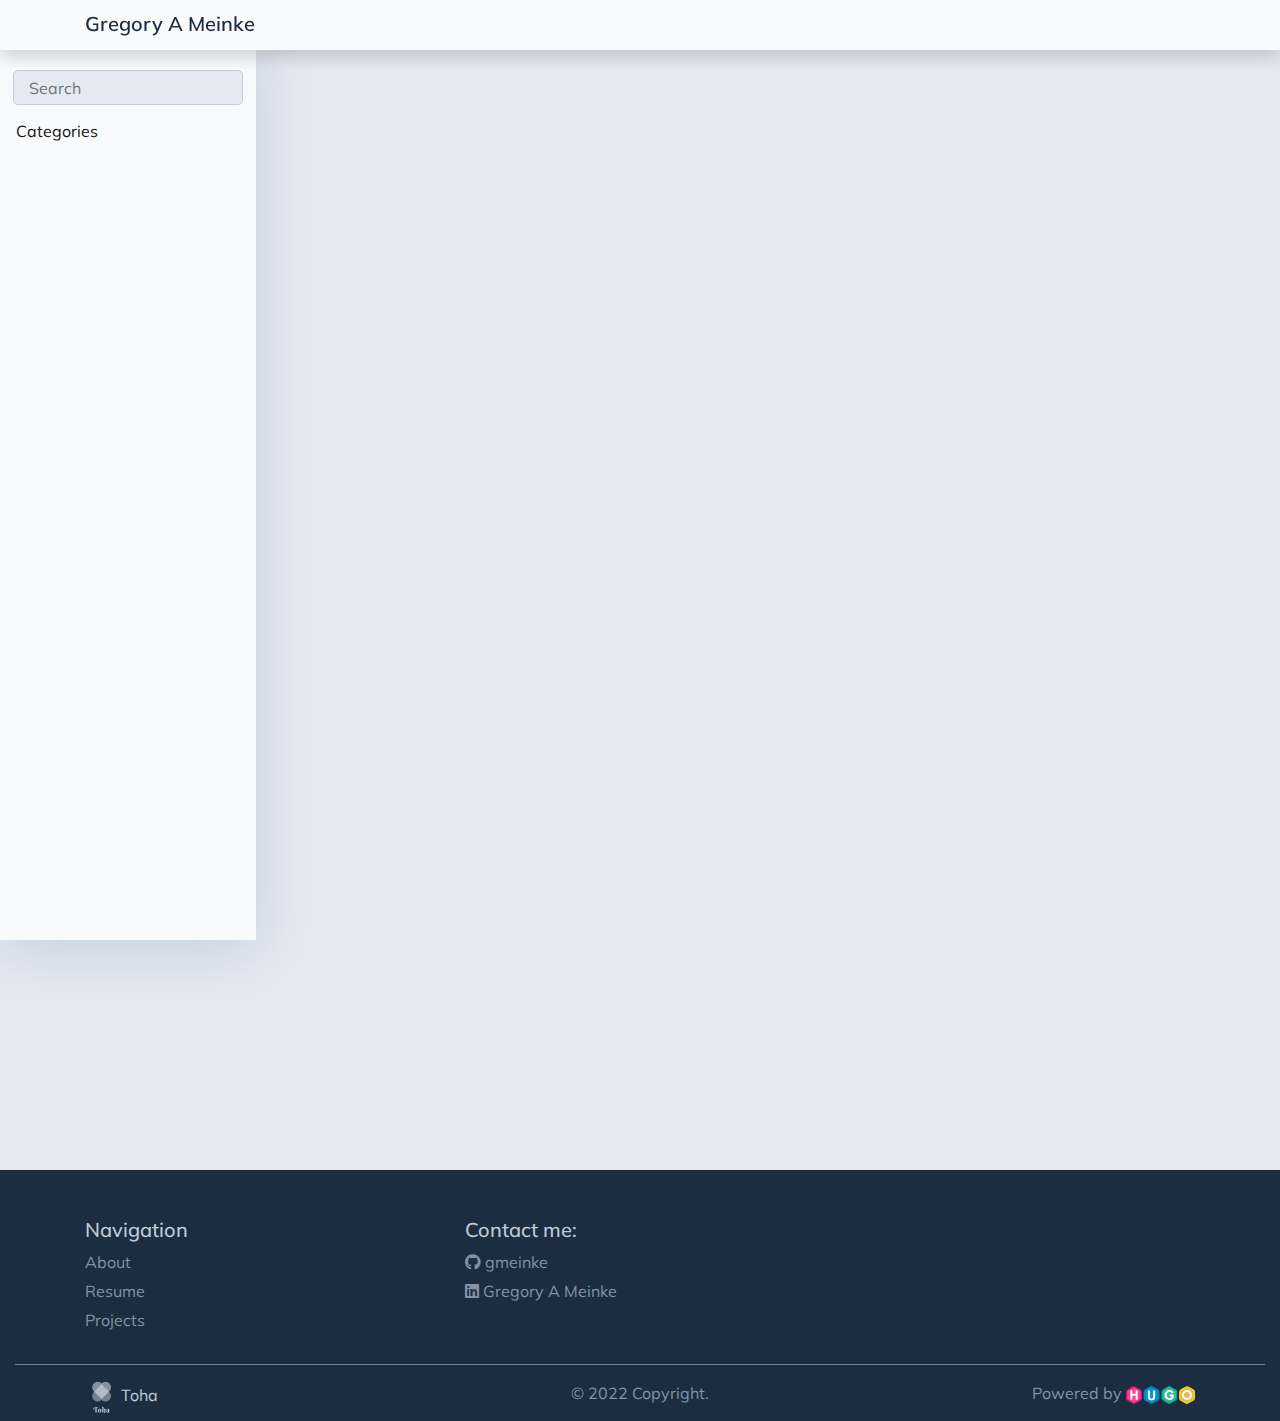
<file: categories/index.html>
<!DOCTYPE html>
<html>
  <head>
    <title>Categories</title>
    <meta charset="UTF-8" />
<meta name="viewport" content="width=device-width, initial-scale=1.0" />
<meta http-equiv="X-UA-Compatible" content="ie=edge" />


<link rel="stylesheet" href="/css/bootstrap.min.css"/>
<link rel="stylesheet" href="/css/layouts/main.css"/>
<link rel="stylesheet" href="/css/navigators/navbar.css"/>
<link rel="stylesheet" href="/css/plyr.css"/>
<link rel="stylesheet" href="/css/flag-icon.min.css"/>


<link rel="stylesheet" href="/google-fonts/Mulish/mulish.css"/>


<link rel="stylesheet" href="/fontawesome/css/all.min.css"/>







<meta property="og:title" content="Categories" />
<meta property="og:description" content="" />
<meta property="og:type" content="website" />
<meta property="og:url" content="http://gmeinke.com/categories/" />



    
    
    <link rel="stylesheet" href="/css/layouts/list.css">
    <link rel="stylesheet" href="/css/navigators/sidebar.css">
    
    <link rel="stylesheet" href="/css/style.css"/>



    




</head>

  <body data-spy="scroll" data-target="#TableOfContents" data-offset="80">
    <div class="container-fluid bg-dimmed wrapper">
      
      
    












<nav class="navbar navbar-expand-xl top-navbar final-navbar shadow">
  <div class="container">
      <button class="navbar-toggler navbar-light" id="sidebar-toggler" type="button" onclick="toggleSidebar()">
      <span class="navbar-toggler-icon"></span>
    </button>
    <a class="navbar-brand" href="/">
      Gregory A Meinke</a>
    <button class="navbar-toggler navbar-light" id="toc-toggler" type="button" onclick="toggleTOC()">
      <span class="navbar-toggler-icon"></span>
    </button>

    <div class="collapse navbar-collapse lang-selector" id="top-nav-items">
      <ul class="navbar-nav ml-auto">
      
      
      </ul>
    </div>
  </div>
  
  
  
</nav>



      
      
  
  

  <section class="sidebar-section" id="sidebar-section">
    <div class="sidebar-holder">
      <div class="sidebar" id="sidebar">
        <form class="mx-auto" method="get" action="/search">
          <input type="text" name="keyword" value="" placeholder="Search" data-search="" id="search-box" />
        </form>
        <div class="sidebar-tree">
          <ul class="tree" id="tree">
            <li id="list-heading"><a href="/categories" data-filter="all">Categories</a></li>
            <div class="subtree taxonomy-terms">
              
              



  
  


            </div>
          </ul>
        </div>
      </div>
    </div>
  </section>


      
      
<section class="content-section" id="content-section">
  <div class="content container-fluid" id="content">
    <div class="container-fluid post-card-holder" id="post-card-holder">
      
      
      
    </div>
    <div class="paginator">
      
    </div>
  </div>
</section>


      
       
    </div>

    
    










  
      
  



  
  
    
  

  
  
    
  

  
  

  
  
    
    
      
    
  


  
  
  

  
  
  

  
  
  
    
  
  

  
  
  

  <footer id="footer" class="container-fluid text-center align-content-center footer pb-2">
    <div class="container pt-5">
      <div class="row text-left">
        
        <div class="col-md-4 col-sm-12">
          <h5>Navigation</h5>
          
          <ul>
              
                
                
                  
                
                <li class="nav-item">
                  <a class="smooth-scroll" href="http://gmeinke.com/#about">About</a>
                </li>
              
              
                
                
                  
                
                <li class="nav-item">
                  <a class="smooth-scroll" href="http://gmeinke.com/#experiences">Resume</a>
                </li>
              
              
                
                
                  
                
                <li class="nav-item">
                  <a class="smooth-scroll" href="http://gmeinke.com/#projects">Projects</a>
                </li>
              
            
              
            
          </ul>
          
        </div>
        
        
        <div class="col-md-4 col-sm-12">
          <h5>Contact me:</h5>
          <ul>
            
              
                <li><a href=https://github.com/gmeinke target="_blank" rel="noopener">
                  <span><i class="fab fa-github"></i></span> <span>gmeinke</span>
                </a></li>
              
            
              
                <li><a href=https://www.linkedin.com/in/gregory-meinke-04342 target="_blank" rel="noopener">
                  <span><i class="fab fa-linkedin"></i></span> <span>Gregory A Meinke</span>
                </a></li>
              
            
          </ul>
        </div>
        
        
        
      </div>
    </div>
    
    
    <hr />
    <div class="container">
      <div class="row text-left">
        <div class="col-md-4">
          <a id="theme" href="https://github.com/hossainemruz/toha" target="_blank" rel="noopener">
            <img src="/images/theme-logo_hu8376fd15465fef26ffe66b6bcf0ca686_13669_32x0_resize_box_3.png" alt="Toha Theme Logo">
            Toha
          </a>
        </div>
        <div class="col-md-4 text-center">© 2022 Copyright.</div>
        <div class="col-md-4 text-right">
          <a id="hugo" href="https://gohugo.io/" target="_blank" rel="noopener">Powered by
          <img
            src="/images/hugo-logo.svg"
            alt="Hugo Logo"
            height="18"
          />
          </a>
        </div>
      </div>
    </div>
    
  </footer>


    <script type="text/javascript" src="/js/jquery-3.4.1.min.js"></script>
<script type="text/javascript" src="/js/popper.min.js"></script>
<script type="text/javascript" src="/js/bootstrap.min.js"></script>

<script type="text/javascript" src="/js/navbar.js"></script>
<script type="text/javascript" src="/js/plyr.js"></script>
<script type="text/javascript" src="/js/main.js"></script>



    
    
    <script src="/js/list.js"></script>


    
</body>
</html>
</file>
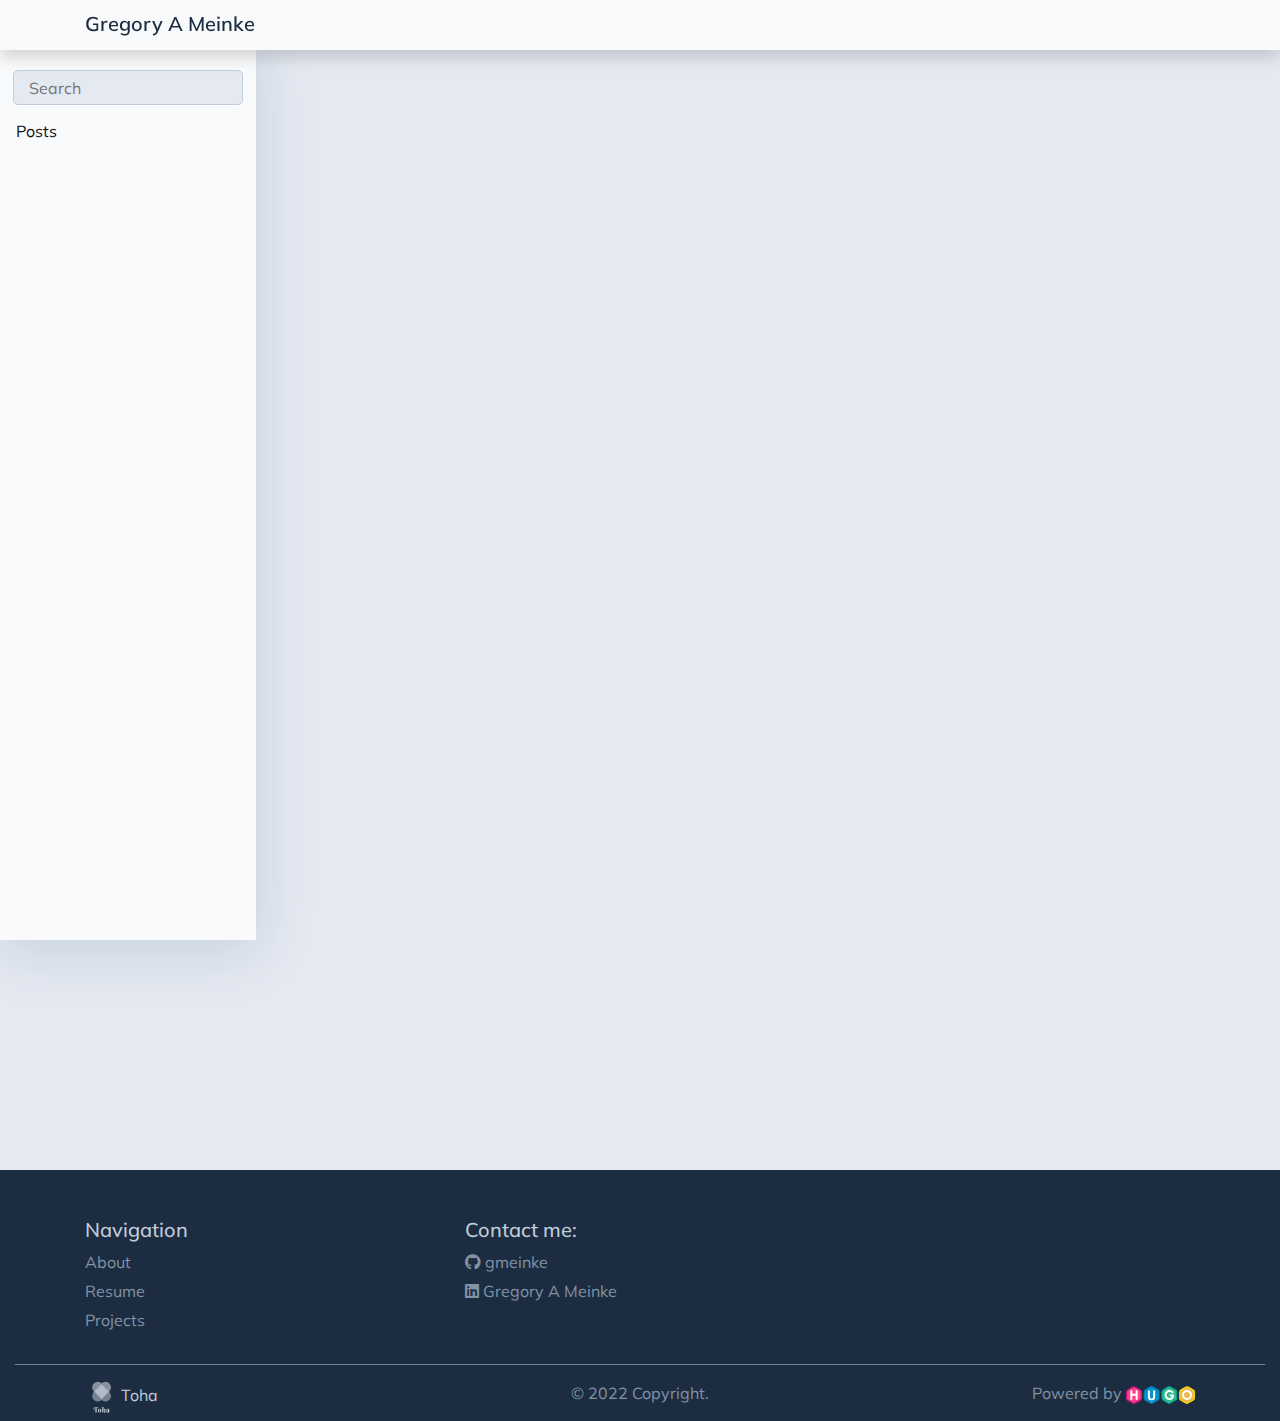
<file: posts/index.html>
<!DOCTYPE html>
<html>
  <head>
    <title>Posts</title>
    <meta charset="UTF-8" />
<meta name="viewport" content="width=device-width, initial-scale=1.0" />
<meta http-equiv="X-UA-Compatible" content="ie=edge" />


<link rel="stylesheet" href="/css/bootstrap.min.css"/>
<link rel="stylesheet" href="/css/layouts/main.css"/>
<link rel="stylesheet" href="/css/navigators/navbar.css"/>
<link rel="stylesheet" href="/css/plyr.css"/>
<link rel="stylesheet" href="/css/flag-icon.min.css"/>


<link rel="stylesheet" href="/google-fonts/Mulish/mulish.css"/>


<link rel="stylesheet" href="/fontawesome/css/all.min.css"/>







<meta property="og:title" content="Posts" />
<meta property="og:description" content="" />
<meta property="og:type" content="website" />
<meta property="og:url" content="http://gmeinke.com/posts/" />



    
    
    <link rel="stylesheet" href="/css/layouts/list.css">
    <link rel="stylesheet" href="/css/navigators/sidebar.css">
    
    <link rel="stylesheet" href="/css/style.css"/>



    




</head>

  <body data-spy="scroll" data-target="#TableOfContents" data-offset="80">
    <div class="container-fluid bg-dimmed wrapper">
      
      
    












<nav class="navbar navbar-expand-xl top-navbar final-navbar shadow">
  <div class="container">
      <button class="navbar-toggler navbar-light" id="sidebar-toggler" type="button" onclick="toggleSidebar()">
      <span class="navbar-toggler-icon"></span>
    </button>
    <a class="navbar-brand" href="/">
      Gregory A Meinke</a>
    <button class="navbar-toggler navbar-light" id="toc-toggler" type="button" onclick="toggleTOC()">
      <span class="navbar-toggler-icon"></span>
    </button>

    <div class="collapse navbar-collapse lang-selector" id="top-nav-items">
      <ul class="navbar-nav ml-auto">
      
      
      </ul>
    </div>
  </div>
  
  
  
</nav>



      
      
  
  

  <section class="sidebar-section" id="sidebar-section">
    <div class="sidebar-holder">
      <div class="sidebar" id="sidebar">
        <form class="mx-auto" method="get" action="/search">
          <input type="text" name="keyword" value="" placeholder="Search" data-search="" id="search-box" />
        </form>
        <div class="sidebar-tree">
          <ul class="tree" id="tree">
            <li id="list-heading"><a href="/posts" data-filter="all">Posts</a></li>
            <div class="subtree">
                

            </div>
          </ul>
        </div>
      </div>
    </div>
  </section>


      
      
<section class="content-section" id="content-section">
  <div class="content container-fluid" id="content">
    <div class="container-fluid post-card-holder" id="post-card-holder">
      
      
      
    </div>
    <div class="paginator">
      
    </div>
  </div>
</section>


      
       
    </div>

    
    










  
      
  



  
  
    
  

  
  
    
  

  
  

  
  
    
    
      
    
  


  
  
  

  
  
  

  
  
  
    
  
  

  
  
  

  <footer id="footer" class="container-fluid text-center align-content-center footer pb-2">
    <div class="container pt-5">
      <div class="row text-left">
        
        <div class="col-md-4 col-sm-12">
          <h5>Navigation</h5>
          
          <ul>
              
                
                
                  
                
                <li class="nav-item">
                  <a class="smooth-scroll" href="http://gmeinke.com/#about">About</a>
                </li>
              
              
                
                
                  
                
                <li class="nav-item">
                  <a class="smooth-scroll" href="http://gmeinke.com/#experiences">Resume</a>
                </li>
              
              
                
                
                  
                
                <li class="nav-item">
                  <a class="smooth-scroll" href="http://gmeinke.com/#projects">Projects</a>
                </li>
              
            
              
            
          </ul>
          
        </div>
        
        
        <div class="col-md-4 col-sm-12">
          <h5>Contact me:</h5>
          <ul>
            
              
                <li><a href=https://github.com/gmeinke target="_blank" rel="noopener">
                  <span><i class="fab fa-github"></i></span> <span>gmeinke</span>
                </a></li>
              
            
              
                <li><a href=https://www.linkedin.com/in/gregory-meinke-04342 target="_blank" rel="noopener">
                  <span><i class="fab fa-linkedin"></i></span> <span>Gregory A Meinke</span>
                </a></li>
              
            
          </ul>
        </div>
        
        
        
      </div>
    </div>
    
    
    <hr />
    <div class="container">
      <div class="row text-left">
        <div class="col-md-4">
          <a id="theme" href="https://github.com/hossainemruz/toha" target="_blank" rel="noopener">
            <img src="/images/theme-logo_hu8376fd15465fef26ffe66b6bcf0ca686_13669_32x0_resize_box_3.png" alt="Toha Theme Logo">
            Toha
          </a>
        </div>
        <div class="col-md-4 text-center">© 2022 Copyright.</div>
        <div class="col-md-4 text-right">
          <a id="hugo" href="https://gohugo.io/" target="_blank" rel="noopener">Powered by
          <img
            src="/images/hugo-logo.svg"
            alt="Hugo Logo"
            height="18"
          />
          </a>
        </div>
      </div>
    </div>
    
  </footer>


    <script type="text/javascript" src="/js/jquery-3.4.1.min.js"></script>
<script type="text/javascript" src="/js/popper.min.js"></script>
<script type="text/javascript" src="/js/bootstrap.min.js"></script>

<script type="text/javascript" src="/js/navbar.js"></script>
<script type="text/javascript" src="/js/plyr.js"></script>
<script type="text/javascript" src="/js/main.js"></script>



    
    
    <script src="/js/list.js"></script>


    
</body>
</html>
</file>
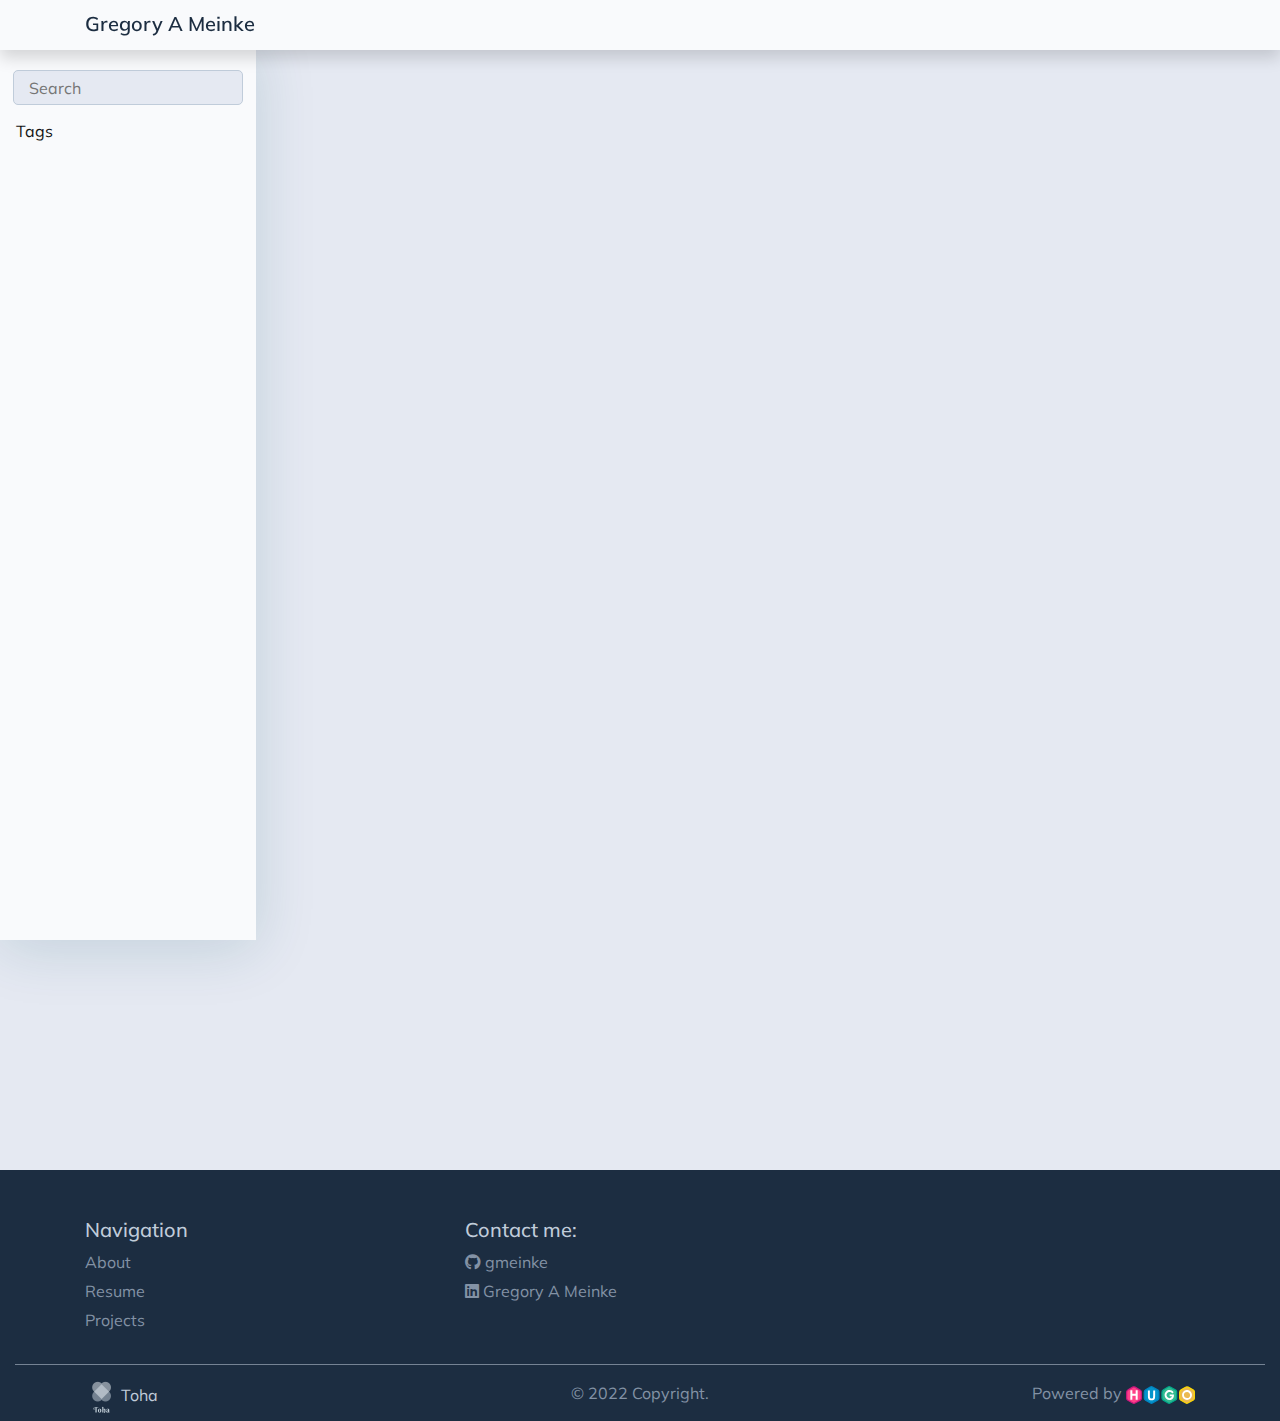
<file: tags/index.html>
<!DOCTYPE html>
<html>
  <head>
    <title>Tags</title>
    <meta charset="UTF-8" />
<meta name="viewport" content="width=device-width, initial-scale=1.0" />
<meta http-equiv="X-UA-Compatible" content="ie=edge" />


<link rel="stylesheet" href="/css/bootstrap.min.css"/>
<link rel="stylesheet" href="/css/layouts/main.css"/>
<link rel="stylesheet" href="/css/navigators/navbar.css"/>
<link rel="stylesheet" href="/css/plyr.css"/>
<link rel="stylesheet" href="/css/flag-icon.min.css"/>


<link rel="stylesheet" href="/google-fonts/Mulish/mulish.css"/>


<link rel="stylesheet" href="/fontawesome/css/all.min.css"/>







<meta property="og:title" content="Tags" />
<meta property="og:description" content="" />
<meta property="og:type" content="website" />
<meta property="og:url" content="http://gmeinke.com/tags/" />



    
    
    <link rel="stylesheet" href="/css/layouts/list.css">
    <link rel="stylesheet" href="/css/navigators/sidebar.css">
    
    <link rel="stylesheet" href="/css/style.css"/>



    




</head>

  <body data-spy="scroll" data-target="#TableOfContents" data-offset="80">
    <div class="container-fluid bg-dimmed wrapper">
      
      
    












<nav class="navbar navbar-expand-xl top-navbar final-navbar shadow">
  <div class="container">
      <button class="navbar-toggler navbar-light" id="sidebar-toggler" type="button" onclick="toggleSidebar()">
      <span class="navbar-toggler-icon"></span>
    </button>
    <a class="navbar-brand" href="/">
      Gregory A Meinke</a>
    <button class="navbar-toggler navbar-light" id="toc-toggler" type="button" onclick="toggleTOC()">
      <span class="navbar-toggler-icon"></span>
    </button>

    <div class="collapse navbar-collapse lang-selector" id="top-nav-items">
      <ul class="navbar-nav ml-auto">
      
      
      </ul>
    </div>
  </div>
  
  
  
</nav>



      
      
  
  

  <section class="sidebar-section" id="sidebar-section">
    <div class="sidebar-holder">
      <div class="sidebar" id="sidebar">
        <form class="mx-auto" method="get" action="/search">
          <input type="text" name="keyword" value="" placeholder="Search" data-search="" id="search-box" />
        </form>
        <div class="sidebar-tree">
          <ul class="tree" id="tree">
            <li id="list-heading"><a href="/tags" data-filter="all">Tags</a></li>
            <div class="subtree taxonomy-terms">
              
              



  
  


            </div>
          </ul>
        </div>
      </div>
    </div>
  </section>


      
      
<section class="content-section" id="content-section">
  <div class="content container-fluid" id="content">
    <div class="container-fluid post-card-holder" id="post-card-holder">
      
      
      
    </div>
    <div class="paginator">
      
    </div>
  </div>
</section>


      
       
    </div>

    
    










  
      
  



  
  
    
  

  
  
    
  

  
  

  
  
    
    
      
    
  


  
  
  

  
  
  

  
  
  
    
  
  

  
  
  

  <footer id="footer" class="container-fluid text-center align-content-center footer pb-2">
    <div class="container pt-5">
      <div class="row text-left">
        
        <div class="col-md-4 col-sm-12">
          <h5>Navigation</h5>
          
          <ul>
              
                
                
                  
                
                <li class="nav-item">
                  <a class="smooth-scroll" href="http://gmeinke.com/#about">About</a>
                </li>
              
              
                
                
                  
                
                <li class="nav-item">
                  <a class="smooth-scroll" href="http://gmeinke.com/#experiences">Resume</a>
                </li>
              
              
                
                
                  
                
                <li class="nav-item">
                  <a class="smooth-scroll" href="http://gmeinke.com/#projects">Projects</a>
                </li>
              
            
              
            
          </ul>
          
        </div>
        
        
        <div class="col-md-4 col-sm-12">
          <h5>Contact me:</h5>
          <ul>
            
              
                <li><a href=https://github.com/gmeinke target="_blank" rel="noopener">
                  <span><i class="fab fa-github"></i></span> <span>gmeinke</span>
                </a></li>
              
            
              
                <li><a href=https://www.linkedin.com/in/gregory-meinke-04342 target="_blank" rel="noopener">
                  <span><i class="fab fa-linkedin"></i></span> <span>Gregory A Meinke</span>
                </a></li>
              
            
          </ul>
        </div>
        
        
        
      </div>
    </div>
    
    
    <hr />
    <div class="container">
      <div class="row text-left">
        <div class="col-md-4">
          <a id="theme" href="https://github.com/hossainemruz/toha" target="_blank" rel="noopener">
            <img src="/images/theme-logo_hu8376fd15465fef26ffe66b6bcf0ca686_13669_32x0_resize_box_3.png" alt="Toha Theme Logo">
            Toha
          </a>
        </div>
        <div class="col-md-4 text-center">© 2022 Copyright.</div>
        <div class="col-md-4 text-right">
          <a id="hugo" href="https://gohugo.io/" target="_blank" rel="noopener">Powered by
          <img
            src="/images/hugo-logo.svg"
            alt="Hugo Logo"
            height="18"
          />
          </a>
        </div>
      </div>
    </div>
    
  </footer>


    <script type="text/javascript" src="/js/jquery-3.4.1.min.js"></script>
<script type="text/javascript" src="/js/popper.min.js"></script>
<script type="text/javascript" src="/js/bootstrap.min.js"></script>

<script type="text/javascript" src="/js/navbar.js"></script>
<script type="text/javascript" src="/js/plyr.js"></script>
<script type="text/javascript" src="/js/main.js"></script>



    
    
    <script src="/js/list.js"></script>


    
</body>
</html>
</file>
<file: css/layouts/main.css>
/* ========= Colors ============
Heading:     #1C2D41
Paragraph:   #3C4858
Iconography: #8392A5
Secondary:   #C0CCDA
Dirty Snow:  #E5E9F2
Snow:        #F9FAFC

Magenta: #7551E9
Orange:  #FF7D51
Pink:    #ED63D2
Green:   #2DCA73
Yellow:  #FFC212
*/

body {
  background-color: #f9fafc;
  font-family: "Muli";
}

h1,
h2,
h3,
h4,
h5 {
  color: #1c2d41;
}

strong {
  color: #1c2d41 !important;
}

p {
  color: #3c4858;
}

a {
  color: #248aaa;
}

a:hover {
  color: #207089;
}

.nav-button {
  background-color: transparent;
  border: 1px solid transparent;
  border-radius: 0.25rem;
  color: #8392a5;
}

.btn-dark {
  background-color: #3c4858!important;
  border-color: #3c4858!important;
  color: #e5e9f2!important;
  transition: all 0.3s ease-out!important;
}

.btn-dark:hover,
.btn-dark:focus {
  background-color: #248aaa!important;
  border-color: #248aaa!important;
  transition: all 0.3s ease-out!important;
}

.btn-outline-info {
  color: #2098d1 !important;
  border-color: #2098d1 !important;
}

.btn-outline-info:hover {
  background-color: #2098d1 !important;
  color: #e5e9f2 !important;
}

.btn-info {
  background-color: #248aaa !important;
  color: #e5e9f2 !important;
}

.btn-info:hover {
  background-color: #2098d1 !important;
  color: #e5e9f2 !important;
}

.btn-link {
  color: #248aaa;
}

.btn-link:hover {
  color: #207089;
}

.bg-white {
  background-color: #f9fafc !important;
}

.bg-dimmed {
  background-color: #e5e9f2;
}

.anchor {
  padding-top: 3.5rem;
}

img.center {
  display: block;
  margin-left: auto;
  margin-right: auto;
}

img.left {
  display: block;
  margin-right: auto;
}

img.right {
  display: block;
  margin-left: auto;
}

.card {
  box-shadow: none;
  transition: all 0.3s ease-out;
  overflow: hidden;
}

.card-img-sm {
  width: 32px;
  height: 32px;
}

.card-img-xs {
  width: 24px;
  height: 24px;
}

.card:hover,
.card:focus {
  box-shadow: 0px 8px 56px rgba(15, 80, 100, 0.16);
  border: 1px solid #fff;
  transition: all 0.3s ease-out;
}

.card .card-head {
  height: 172px;
  -o-object-fit: cover;
  object-fit: cover;
  overflow: hidden;
}

.card-img-top {
  transition: all 0.3s ease-out !important;
}

.card:hover .card-head .card-img-top,
.card:focus .card-head .card-img-top {
  transition: all 0.3s ease-out;
  transform: scale(1.2);
}

.card-body {
  text-align: justify;
}

.sub-title {
  color: #c0ccda;
  font-size: 10pt;
}

.flag-icon {
  width: 16px !important;
  margin-top: 3px;
  margin-right: 3px;
}

/* ====== table ====== */
table {
  border-radius: 0.1rem;
  background: #e5e9f2;
  border: 1px solid #c0ccda;
  padding: 0.1rem;
}

table tr {
  height: 40px !important;
}

table th,
td {
  padding: 0.5rem;
  border-left: 1px solid #8392a5;
  border-bottom: 1px solid #8392a5;
}

table thead tr {
  background: #248aaa;
  color: #e5e9f2;
}

tbody tr:nth-child(odd) {
  background-color: #e5e9f2;
}

tbody tr:hover {
  background: #c0ccda;
}

/* ====== don't apply css to tables inside gist ====== */
.gist table {
  border-radius: unset;
  background: unset;
  border: unset;
  padding: unset;
}

.gist table tr {
  height: unset !important;
}

.gist table th,
td {
  padding: unset;
  border-left: unset;
  border-bottom: unset;
}

.gist table thead tr {
  background: unset;
  color: unset;
}

.gist tbody tr:nth-child(odd) {
  background-color: unset;
}

.gist tbody tr:hover {
  background: unset;
}

.gist table td, .gist table tc{
  border-right: 1px solid #eee;
}

figure {
  border: 1px solid #c0ccda;
  height: -webkit-fit-content;
  height: -moz-fit-content;
  height: fit-content;
  width: -webkit-fit-content;
  width: -moz-fit-content;
  width: fit-content;
  align-self: center;
  margin: auto;
}

img {
  max-width: 100%;
}

caption,
figcaption {
  caption-side: bottom;
  text-align: center;
  color: #8392a5;
}

pre {
  margin: 5px;
}

pre > code {
  padding: 10px !important;
}

a.header-anchor {
  text-decoration: none;
  color: #1c2d41;
}

a.header-anchor i {
  font-size: 10pt;
  color: #3c4858;
  display: none;
  margin-left: 0.5rem;
}
a.header-anchor:hover i {
  display: inline-block;
}
a.header-anchor code {
  color: #e83e8c;
}

.content ul > ol,
.content ol > ul,
.content ul > ul,
.content ol > ol,
.content li > ol,
.content li > ul {
  -webkit-padding-start: 1rem;
  padding-inline-start: 1rem;
}

kbd {
  background-color: #248aaa !important;
  color: #f9fafc;
}

mark {
  background-color: #ffc21280;
}

/* ======= Paginator ========= */
.paginator {
  width: -webkit-fit-content;
  width: -moz-fit-content;
  width: fit-content;
  margin: auto;
  vertical-align: bottom;
}

.paginator .page-item > a {
  color: #248aaa;
}

.paginator .page-item.active > a {
  background-color: #248aaa;
  color: #f9fafc;
}

/* --- FOOTER START --- */

.footer {
  color: #8392a5 !important;
  background-color: #1c2d41;
  position: relative;
  z-index: 9999;
}

.footer h5 {
  color: #c0ccda;
}
.footer a {
  color: #8392a5;
  transition: all 0.3s ease-out;
}

.footer a:hover {
  margin-left: 5px;
  transition: all 0.3s ease-out;
}

.footer ul {
  list-style: none;
  padding-left: 0;
}

.footer li {
  margin-top: 5px;
}

.footer hr {
  background-color: #8392a5;
}

.footer p:first-child {
  color: #c0ccda;
}

.footer input {
  background-color: #c0ccda;
}

.footer input:focus {
  background-color: #e5e9f2;
}

.footer #disclaimer{
  color: #8392a5 !important;
  text-align: justify;
}
.footer #disclaimer>strong{
  color: #c0ccda!important;
}

.footer #theme {
  color: #c0ccda;
}

.footer #theme img {
  width: 32px;
}

.footer #hugo:hover {
  margin-right: 5px;
  transition: all 0.3s ease-out;
}

/* --- FOOTER END ---- */

/* ============= Device specific fixes ======= */

/* Large screens such as TV */
@media only screen and (min-width: 1824px) {
}

/* Extra large devices (large desktops, 1200px and up) */

@media (max-width: 1400px) {
}

@media (max-width: 1200px) {
}

/* IPad Pro */
@media (max-width: 1024px) {
  .content-section .languageSelector {
    position: fixed;
    right: 0.5rem;
    bottom: 1rem;
    z-index: 10000000;
    background-color: #f9fafc;
    box-shadow: 0px 8px 56px rgba(15, 80, 100, 0.16);
  }
  pre {
    margin: 0px;
  }
  code {
    padding: 0px;
  }
}

/*  Large devices (desktops, 992px and up) */

@media (max-width: 992px) {
}

/* Medium devices (tablets, 768px and up) */

@media only screen and (max-width: 768px) {
}

/* Small devices (landscape phones, 576px and up) */

@media only screen and (max-width: 576px) {
  .skills-section .container,
  .projects-section .container,
  .publications-section .container {
    padding-left: 0.3rem;
    padding-right: 0.3rem;
  }

  .section-holder {
    padding-left: 5px;
    padding-right: 5px;
  }

  .skills-section,
  .projects-section,
  .recent-posts-section,
  .achievements-section,
  .publications-section {
    padding-left: 0;
    padding-right: 0;
  }

  pre {
    margin: 0px;
  }
  code {
    padding: 0px;
  }

  h1 {
    font-size: 2.2rem;
  }
}

/* iPhoneX, iPhone 6,7,8 */
@media only screen and (max-width: 375px) {
  h1 {
    font-size: 2rem;
  }
}

/* Galaxy S5, Moto G4 */
@media only screen and (max-width: 360px) {
  h1 {
    font-size: 1.8rem;
  }
}

/* iPhone 5 or before */
@media only screen and (max-width: 320px) {
  h1 {
    font-size: 1.5rem;
  }
}
</file>
<file: css/navigators/navbar.css>
.top-navbar {
  position: fixed;
  left: 0;
  top: 0;
  width: 100%;
  height: 50px;
  z-index: 99999;
  transition: all 0.4s ease-out;
  margin: 0px;
  padding-top: 0.4rem;
  text-align: center;
}

/* --- initial state start ------ */

.initial-navbar {
  background-color: transparent;
}

.initial-navbar .navbar-brand {
  color: #c0ccda;
  font-weight: 600;
}

.initial-navbar li a {
  color: #c0ccda;
}

.initial-navbar .navbar-nav .active,
.initial-navbar li a:hover {
  color: #f9fafc;
  transition: all 0.3s ease-out;
  transform: translateY(-2px);
}

.navbar-collapse {
  margin-top: -5px;
}

.navbar-collapse.show,
.navbar-collapse.collapsing {
  background-color: #f9fafc;
  padding-left: 1rem;
}

/* --- initial state end ------ */

/* --- state after scroll start --- */

.final-navbar {
  background-color: #f9fafc;
  color: #1c2d41;
  transition: all 0.3s ease-out;
}

.final-navbar .navbar-brand {
  color: #1c2d41;
  font-weight: 600;
}

.final-navbar li a {
  color: #1c2d41;
  font-weight: 500;
  transition: all 0.3s ease-out;
  border-bottom: 2px solid#F9FAFC;
}

.final-navbar .navbar-nav .active,
.final-navbar li a:hover {
  color: #2098d1;
  transition: all 0.3s ease-out;
  border-bottom: 2px solid #2098d1;
  background: rgb(2, 0, 36);
  background: linear-gradient(
    90deg,
    rgba(2, 0, 36, 1) 0%,
    rgba(34, 136, 168, 0.1) 0%
  );
}

.navbar-collapse.show li a,
.navbar-collapse.collapsing li a {
  color: #1c2d41;
  font-weight: 500;
  transition: all 0.3s ease-out;
}

.navbar-collapse.show .navbar-nav .active,
.navbar-collapse.show .navbar-nav a:hover {
  color: #2098d1;
}

#top-navbar-divider {
  margin-top: 10px;
}

/* --- state after scroll end --- */

#top-navbar-divider {
  background: rgba(192, 204, 218, 0.8);
  height: 20px;
  width: 2px;
}

.final-navbar #top-navbar-divider {
  background: rgba(0, 0, 0, 0.6);
}

#top-navbar-divider {
  height: 20px;
  width: 2px;
}

.navbar-brand img {
  width: 42px;
  padding: 5px;
  margin-left: -10px;
}

.top-navbar .dropdown-menu {
  box-shadow: 0px 8px 56px rgba(15, 80, 100, 0.16);
  border: 1px solid #fff;
  max-height: 0vh;
  overflow: hidden;
  display: block;
  visibility: hidden;
  transition: all 0.3s ease-out;
}

.top-navbar .dropdown-menu.show {
  max-height: 100vh;
  visibility: visible;
  transition: all 0.3s ease-in;
}

.top-navbar .dropdown-menu a {
  color: #1c2d41;
  border-bottom: none;
}

.top-navbar .dropdown-menu a:hover {
  color: #2098d1;
  transition: all 0.3s ease-out;
  border-bottom: none;
  background: rgb(2, 0, 36);
  background: linear-gradient(
    90deg,
    rgba(2, 0, 36, 1) 0%,
    rgba(34, 136, 168, 0.2) 0%
  );
}

/* ============= Device specific fixes ======= */

/* Large screens such as TV */
@media only screen and (min-width: 1824px) {
}

/* Extra large devices (large desktops, 1200px and up) */

@media (max-width: 1400px) {
}

@media (max-width: 1200px) {
}

/* IPad Pro */
@media (max-width: 1024px) {
  .top-navbar {
    height: -webkit-fit-content;
    height: -moz-fit-content;
    height: fit-content;
    padding-bottom: 0px;
    padding-top: 0px;
  }

  .top-navbar .container {
    max-width: 100%;
  }

  .initial-navbar .navbar-nav .active,
  .initial-navbar li a:hover {
    color: #2098d1;
    transition: all 0.3s ease-out;
  }

  .final-navbar .navbar-nav .active,
  .final-navbar li a:hover {
    color: #2098d1;
    transition: none;

    border-bottom: none;
    background: transparent;
  }

  .final-navbar li a {
    border-bottom: none;
  }

  .dropdown-divider {
    border-top: 1px solid #c0ccda;
  }
  #top-navbar-divider {
    background: rgba(0, 0, 0, 0.6);
    height: auto;
    width: auto;
    margin-right: 15px;
  }
  .top-navbar .dropdown-menu {
    text-align: center;
    margin-bottom: 0.5rem;
    margin-right: 1rem;
    transition: all 0.3s ease-out;
  }
}

/*  Large devices (desktops, 992px and up) */

@media (max-width: 992px) {
  .initial-navbar .navbar-nav .active,
  .initial-navbar li a:hover {
    color: #2098d1;
    transition: all 0.3s ease-out;
  }

  .final-navbar .navbar-nav .active,
  .final-navbar li a:hover {
    color: #2098d1;
    transition: none;

    border-bottom: none;
    background: transparent;
  }

  .final-navbar li a {
    border-bottom: none;
  }

  .dropdown-divider {
    border-top: 1px solid #c0ccda;
  }
  #top-navbar-divider {
    background: rgba(0, 0, 0, 0.6);
    height: auto;
    width: auto;
    margin-right: 15px;
  }
}

/* Medium devices (tablets, 768px and up) */

@media only screen and (max-width: 768px) {
  .initial-navbar .navbar-nav .active,
  .initial-navbar li a:hover {
    color: #2098d1;
    transition: all 0.3s ease-out;
  }

  .final-navbar .navbar-nav .active,
  .final-navbar li a:hover {
    color: #2098d1;
    transition: none;

    border-bottom: none;
    background: transparent;
  }

  .final-navbar li a {
    border-bottom: none;
  }

  .dropdown-divider {
    border-top: 1px solid #c0ccda;
  }
  #top-navbar-divider {
    background: rgba(0, 0, 0, 0.6);
    height: auto;
    width: auto;
    margin-right: 15px;
  }
}

/* Small devices (landscape phones, 576px and up) */

@media only screen and (max-width: 576px) {
  .top-navbar .dropdown-menu {
    margin-left: -1rem;
    margin-right: 0rem;
  }
}

/* iPhoneX, iPhone 6,7,8 */
@media only screen and (max-width: 375px) {
}

/* Galaxy S5, Moto G4 */
@media only screen and (max-width: 360px) {
}

/* iPhone 5 or before */
@media only screen and (max-width: 320px) {
}
</file>
<file: css/plyr.css>
@keyframes plyr-progress{to{background-position:25px 0;background-position:var(--plyr-progress-loading-size,25px) 0}}@keyframes plyr-popup{0%{opacity:.5;transform:translateY(10px)}to{opacity:1;transform:translateY(0)}}@keyframes plyr-fade-in{0%{opacity:0}to{opacity:1}}.plyr{-moz-osx-font-smoothing:grayscale;-webkit-font-smoothing:antialiased;align-items:center;direction:ltr;display:flex;flex-direction:column;font-family:inherit;font-family:var(--plyr-font-family,inherit);font-variant-numeric:tabular-nums;font-weight:400;font-weight:var(--plyr-font-weight-regular,400);line-height:1.7;line-height:var(--plyr-line-height,1.7);max-width:100%;min-width:200px;position:relative;text-shadow:none;transition:box-shadow .3s ease;z-index:0}.plyr audio,.plyr iframe,.plyr video{display:block;height:100%;width:100%}.plyr button{font:inherit;line-height:inherit;width:auto}.plyr:focus{outline:0}.plyr--full-ui{box-sizing:border-box}.plyr--full-ui *,.plyr--full-ui :after,.plyr--full-ui :before{box-sizing:inherit}.plyr--full-ui a,.plyr--full-ui button,.plyr--full-ui input,.plyr--full-ui label{touch-action:manipulation}.plyr__badge{background:#4a5464;background:var(--plyr-badge-background,#4a5464);border-radius:2px;border-radius:var(--plyr-badge-border-radius,2px);color:#fff;color:var(--plyr-badge-text-color,#fff);font-size:9px;font-size:var(--plyr-font-size-badge,9px);line-height:1;padding:3px 4px}.plyr--full-ui ::-webkit-media-text-track-container{display:none}.plyr__captions{animation:plyr-fade-in .3s ease;bottom:0;display:none;font-size:13px;font-size:var(--plyr-font-size-small,13px);left:0;padding:10px;padding:var(--plyr-control-spacing,10px);position:absolute;text-align:center;transition:transform .4s ease-in-out;width:100%}.plyr__captions span:empty{display:none}@media (min-width:480px){.plyr__captions{font-size:15px;font-size:var(--plyr-font-size-base,15px);padding:20px;padding:calc(var(--plyr-control-spacing, 10px)*2)}}@media (min-width:768px){.plyr__captions{font-size:18px;font-size:var(--plyr-font-size-large,18px)}}.plyr--captions-active .plyr__captions{display:block}.plyr:not(.plyr--hide-controls) .plyr__controls:not(:empty)~.plyr__captions{transform:translateY(-40px);transform:translateY(calc(var(--plyr-control-spacing, 10px)*-4))}.plyr__caption{background:rgba(0,0,0,.8);background:var(--plyr-captions-background,rgba(0,0,0,.8));border-radius:2px;-webkit-box-decoration-break:clone;box-decoration-break:clone;color:#fff;color:var(--plyr-captions-text-color,#fff);line-height:185%;padding:.2em .5em;white-space:pre-wrap}.plyr__caption div{display:inline}.plyr__control{background:transparent;border:0;border-radius:3px;border-radius:var(--plyr-control-radius,3px);color:inherit;cursor:pointer;flex-shrink:0;overflow:visible;padding:7px;padding:calc(var(--plyr-control-spacing, 10px)*.7);position:relative;transition:all .3s ease}.plyr__control svg{fill:currentColor;display:block;height:18px;height:var(--plyr-control-icon-size,18px);pointer-events:none;width:18px;width:var(--plyr-control-icon-size,18px)}.plyr__control:focus{outline:0}.plyr__control.plyr__tab-focus{outline-color:#00b3ff;outline-color:var(--plyr-tab-focus-color,var(--plyr-color-main,var(--plyr-color-main,#00b3ff)));outline-offset:2px;outline-style:dotted;outline-width:3px}a.plyr__control{text-decoration:none}.plyr__control.plyr__control--pressed .icon--not-pressed,.plyr__control.plyr__control--pressed .label--not-pressed,.plyr__control:not(.plyr__control--pressed) .icon--pressed,.plyr__control:not(.plyr__control--pressed) .label--pressed,a.plyr__control:after,a.plyr__control:before{display:none}.plyr--full-ui ::-webkit-media-controls{display:none}.plyr__controls{align-items:center;display:flex;justify-content:flex-end;text-align:center}.plyr__controls .plyr__progress__container{flex:1;min-width:0}.plyr__controls .plyr__controls__item{margin-left:2.5px;margin-left:calc(var(--plyr-control-spacing, 10px)/4)}.plyr__controls .plyr__controls__item:first-child{margin-left:0;margin-right:auto}.plyr__controls .plyr__controls__item.plyr__progress__container{padding-left:2.5px;padding-left:calc(var(--plyr-control-spacing, 10px)/4)}.plyr__controls .plyr__controls__item.plyr__time{padding:0 5px;padding:0 calc(var(--plyr-control-spacing, 10px)/2)}.plyr__controls .plyr__controls__item.plyr__progress__container:first-child,.plyr__controls .plyr__controls__item.plyr__time+.plyr__time,.plyr__controls .plyr__controls__item.plyr__time:first-child{padding-left:0}.plyr [data-plyr=airplay],.plyr [data-plyr=captions],.plyr [data-plyr=fullscreen],.plyr [data-plyr=pip],.plyr__controls:empty{display:none}.plyr--airplay-supported [data-plyr=airplay],.plyr--captions-enabled [data-plyr=captions],.plyr--fullscreen-enabled [data-plyr=fullscreen],.plyr--pip-supported [data-plyr=pip]{display:inline-block}.plyr__menu{display:flex;position:relative}.plyr__menu .plyr__control svg{transition:transform .3s ease}.plyr__menu .plyr__control[aria-expanded=true] svg{transform:rotate(90deg)}.plyr__menu .plyr__control[aria-expanded=true] .plyr__tooltip{display:none}.plyr__menu__container{animation:plyr-popup .2s ease;background:hsla(0,0%,100%,.9);background:var(--plyr-menu-background,hsla(0,0%,100%,.9));border-radius:4px;bottom:100%;box-shadow:0 1px 2px rgba(0,0,0,.15);box-shadow:var(--plyr-menu-shadow,0 1px 2px rgba(0,0,0,.15));color:#4a5464;color:var(--plyr-menu-color,#4a5464);font-size:15px;font-size:var(--plyr-font-size-base,15px);margin-bottom:10px;position:absolute;right:-3px;text-align:left;white-space:nowrap;z-index:3}.plyr__menu__container>div{overflow:hidden;transition:height .35s cubic-bezier(.4,0,.2,1),width .35s cubic-bezier(.4,0,.2,1)}.plyr__menu__container:after{border:4px solid transparent;border-top:var(--plyr-menu-arrow-size,4px) solid hsla(0,0%,100%,.9);border-width:var(--plyr-menu-arrow-size,4px);content:"";height:0;position:absolute;right:14px;right:calc(var(--plyr-control-icon-size, 18px)/2 + var(--plyr-control-spacing, 10px)*.7 - var(--plyr-menu-arrow-size, 4px)/2);top:100%;width:0}.plyr__menu__container [role=menu]{padding:7px;padding:calc(var(--plyr-control-spacing, 10px)*.7)}.plyr__menu__container [role=menuitem],.plyr__menu__container [role=menuitemradio]{margin-top:2px}.plyr__menu__container [role=menuitem]:first-child,.plyr__menu__container [role=menuitemradio]:first-child{margin-top:0}.plyr__menu__container .plyr__control{align-items:center;color:#4a5464;color:var(--plyr-menu-color,#4a5464);display:flex;font-size:13px;font-size:var(--plyr-font-size-menu,var(--plyr-font-size-small,13px));padding:4.66667px 10.5px;padding:calc(var(--plyr-control-spacing, 10px)*.7/1.5) calc(var(--plyr-control-spacing, 10px)*.7*1.5);-webkit-user-select:none;user-select:none;width:100%}.plyr__menu__container .plyr__control>span{align-items:inherit;display:flex;width:100%}.plyr__menu__container .plyr__control:after{border:4px solid transparent;border:var(--plyr-menu-item-arrow-size,4px) solid transparent;content:"";position:absolute;top:50%;transform:translateY(-50%)}.plyr__menu__container .plyr__control--forward{padding-right:28px;padding-right:calc(var(--plyr-control-spacing, 10px)*.7*4)}.plyr__menu__container .plyr__control--forward:after{border-left-color:#728197;border-left-color:var(--plyr-menu-arrow-color,#728197);right:6.5px;right:calc(var(--plyr-control-spacing, 10px)*.7*1.5 - var(--plyr-menu-item-arrow-size, 4px))}.plyr__menu__container .plyr__control--forward.plyr__tab-focus:after,.plyr__menu__container .plyr__control--forward:hover:after{border-left-color:initial}.plyr__menu__container .plyr__control--back{font-weight:400;font-weight:var(--plyr-font-weight-regular,400);margin:7px;margin:calc(var(--plyr-control-spacing, 10px)*.7);margin-bottom:3.5px;margin-bottom:calc(var(--plyr-control-spacing, 10px)*.7/2);padding-left:28px;padding-left:calc(var(--plyr-control-spacing, 10px)*.7*4);position:relative;width:calc(100% - 14px);width:calc(100% - var(--plyr-control-spacing, 10px)*.7*2)}.plyr__menu__container .plyr__control--back:after{border-right-color:#728197;border-right-color:var(--plyr-menu-arrow-color,#728197);left:6.5px;left:calc(var(--plyr-control-spacing, 10px)*.7*1.5 - var(--plyr-menu-item-arrow-size, 4px))}.plyr__menu__container .plyr__control--back:before{background:#dcdfe5;background:var(--plyr-menu-back-border-color,#dcdfe5);box-shadow:0 1px 0 #fff;box-shadow:0 1px 0 var(--plyr-menu-back-border-shadow-color,#fff);content:"";height:1px;left:0;margin-top:3.5px;margin-top:calc(var(--plyr-control-spacing, 10px)*.7/2);overflow:hidden;position:absolute;right:0;top:100%}.plyr__menu__container .plyr__control--back.plyr__tab-focus:after,.plyr__menu__container .plyr__control--back:hover:after{border-right-color:initial}.plyr__menu__container .plyr__control[role=menuitemradio]{padding-left:7px;padding-left:calc(var(--plyr-control-spacing, 10px)*.7)}.plyr__menu__container .plyr__control[role=menuitemradio]:after,.plyr__menu__container .plyr__control[role=menuitemradio]:before{border-radius:100%}.plyr__menu__container .plyr__control[role=menuitemradio]:before{background:rgba(0,0,0,.1);content:"";display:block;flex-shrink:0;height:16px;margin-right:10px;margin-right:var(--plyr-control-spacing,10px);transition:all .3s ease;width:16px}.plyr__menu__container .plyr__control[role=menuitemradio]:after{background:#fff;border:0;height:6px;left:12px;opacity:0;top:50%;transform:translateY(-50%) scale(0);transition:transform .3s ease,opacity .3s ease;width:6px}.plyr__menu__container .plyr__control[role=menuitemradio][aria-checked=true]:before{background:#00b3ff;background:var(--plyr-control-toggle-checked-background,var(--plyr-color-main,var(--plyr-color-main,#00b3ff)))}.plyr__menu__container .plyr__control[role=menuitemradio][aria-checked=true]:after{opacity:1;transform:translateY(-50%) scale(1)}.plyr__menu__container .plyr__control[role=menuitemradio].plyr__tab-focus:before,.plyr__menu__container .plyr__control[role=menuitemradio]:hover:before{background:rgba(35,40,47,.1)}.plyr__menu__container .plyr__menu__value{align-items:center;display:flex;margin-left:auto;margin-right:calc(-7px - -2);margin-right:calc(var(--plyr-control-spacing, 10px)*.7*-1 - -2);overflow:hidden;padding-left:24.5px;padding-left:calc(var(--plyr-control-spacing, 10px)*.7*3.5);pointer-events:none}.plyr--full-ui input[type=range]{-webkit-appearance:none;background:transparent;border:0;border-radius:26px;border-radius:calc(var(--plyr-range-thumb-height, 13px)*2);color:#00b3ff;color:var(--plyr-range-fill-background,var(--plyr-color-main,var(--plyr-color-main,#00b3ff)));display:block;height:19px;height:calc(var(--plyr-range-thumb-active-shadow-width, 3px)*2 + var(--plyr-range-thumb-height, 13px));margin:0;min-width:0;padding:0;transition:box-shadow .3s ease;width:100%}.plyr--full-ui input[type=range]::-webkit-slider-runnable-track{background:transparent;background-image:linear-gradient(90deg,currentColor 0,transparent 0);background-image:linear-gradient(to right,currentColor var(--value,0),transparent var(--value,0));border:0;border-radius:2.5px;border-radius:calc(var(--plyr-range-track-height, 5px)/2);height:5px;height:var(--plyr-range-track-height,5px);-webkit-transition:box-shadow .3s ease;transition:box-shadow .3s ease;-webkit-user-select:none;user-select:none}.plyr--full-ui input[type=range]::-webkit-slider-thumb{-webkit-appearance:none;background:#fff;background:var(--plyr-range-thumb-background,#fff);border:0;border-radius:100%;box-shadow:0 1px 1px rgba(35,40,47,.15),0 0 0 1px rgba(35,40,47,.2);box-shadow:var(--plyr-range-thumb-shadow,0 1px 1px rgba(35,40,47,.15),0 0 0 1px rgba(35,40,47,.2));height:13px;height:var(--plyr-range-thumb-height,13px);margin-top:-4px;margin-top:calc(var(--plyr-range-thumb-height, 13px)/2*-1 - var(--plyr-range-track-height, 5px)/2*-1);position:relative;-webkit-transition:all .2s ease;transition:all .2s ease;width:13px;width:var(--plyr-range-thumb-height,13px)}.plyr--full-ui input[type=range]::-moz-range-track{background:transparent;border:0;border-radius:2.5px;border-radius:calc(var(--plyr-range-track-height, 5px)/2);height:5px;height:var(--plyr-range-track-height,5px);-moz-transition:box-shadow .3s ease;transition:box-shadow .3s ease;user-select:none}.plyr--full-ui input[type=range]::-moz-range-thumb{background:#fff;background:var(--plyr-range-thumb-background,#fff);border:0;border-radius:100%;box-shadow:0 1px 1px rgba(35,40,47,.15),0 0 0 1px rgba(35,40,47,.2);box-shadow:var(--plyr-range-thumb-shadow,0 1px 1px rgba(35,40,47,.15),0 0 0 1px rgba(35,40,47,.2));height:13px;height:var(--plyr-range-thumb-height,13px);position:relative;-moz-transition:all .2s ease;transition:all .2s ease;width:13px;width:var(--plyr-range-thumb-height,13px)}.plyr--full-ui input[type=range]::-moz-range-progress{background:currentColor;border-radius:2.5px;border-radius:calc(var(--plyr-range-track-height, 5px)/2);height:5px;height:var(--plyr-range-track-height,5px)}.plyr--full-ui input[type=range]::-ms-track{color:transparent}.plyr--full-ui input[type=range]::-ms-fill-upper,.plyr--full-ui input[type=range]::-ms-track{background:transparent;border:0;border-radius:2.5px;border-radius:calc(var(--plyr-range-track-height, 5px)/2);height:5px;height:var(--plyr-range-track-height,5px);-ms-transition:box-shadow .3s ease;transition:box-shadow .3s ease;user-select:none}.plyr--full-ui input[type=range]::-ms-fill-lower{background:transparent;background:currentColor;border:0;border-radius:2.5px;border-radius:calc(var(--plyr-range-track-height, 5px)/2);height:5px;height:var(--plyr-range-track-height,5px);-ms-transition:box-shadow .3s ease;transition:box-shadow .3s ease;user-select:none}.plyr--full-ui input[type=range]::-ms-thumb{background:#fff;background:var(--plyr-range-thumb-background,#fff);border:0;border-radius:100%;box-shadow:0 1px 1px rgba(35,40,47,.15),0 0 0 1px rgba(35,40,47,.2);box-shadow:var(--plyr-range-thumb-shadow,0 1px 1px rgba(35,40,47,.15),0 0 0 1px rgba(35,40,47,.2));height:13px;height:var(--plyr-range-thumb-height,13px);margin-top:0;position:relative;-ms-transition:all .2s ease;transition:all .2s ease;width:13px;width:var(--plyr-range-thumb-height,13px)}.plyr--full-ui input[type=range]::-ms-tooltip{display:none}.plyr--full-ui input[type=range]:focus{outline:0}.plyr--full-ui input[type=range]::-moz-focus-outer{border:0}.plyr--full-ui input[type=range].plyr__tab-focus::-webkit-slider-runnable-track{outline-color:#00b3ff;outline-color:var(--plyr-tab-focus-color,var(--plyr-color-main,var(--plyr-color-main,#00b3ff)));outline-offset:2px;outline-style:dotted;outline-width:3px}.plyr--full-ui input[type=range].plyr__tab-focus::-moz-range-track{outline-color:#00b3ff;outline-color:var(--plyr-tab-focus-color,var(--plyr-color-main,var(--plyr-color-main,#00b3ff)));outline-offset:2px;outline-style:dotted;outline-width:3px}.plyr--full-ui input[type=range].plyr__tab-focus::-ms-track{outline-color:#00b3ff;outline-color:var(--plyr-tab-focus-color,var(--plyr-color-main,var(--plyr-color-main,#00b3ff)));outline-offset:2px;outline-style:dotted;outline-width:3px}.plyr__poster{background-color:#000;background-color:var(--plyr-video-background,var(--plyr-video-background,#000));background-position:50% 50%;background-repeat:no-repeat;background-size:contain;height:100%;left:0;opacity:0;position:absolute;top:0;transition:opacity .2s ease;width:100%;z-index:1}.plyr--stopped.plyr__poster-enabled .plyr__poster{opacity:1}.plyr--youtube.plyr--paused.plyr__poster-enabled:not(.plyr--stopped) .plyr__poster{display:none}.plyr__time{font-size:13px;font-size:var(--plyr-font-size-time,var(--plyr-font-size-small,13px))}.plyr__time+.plyr__time:before{content:"\2044";margin-right:10px;margin-right:var(--plyr-control-spacing,10px)}@media (max-width:767px){.plyr__time+.plyr__time{display:none}}.plyr__tooltip{background:hsla(0,0%,100%,.9);background:var(--plyr-tooltip-background,hsla(0,0%,100%,.9));border-radius:3px;border-radius:var(--plyr-tooltip-radius,3px);bottom:100%;box-shadow:0 1px 2px rgba(0,0,0,.15);box-shadow:var(--plyr-tooltip-shadow,0 1px 2px rgba(0,0,0,.15));color:#4a5464;color:var(--plyr-tooltip-color,#4a5464);font-size:13px;font-size:var(--plyr-font-size-small,13px);font-weight:400;font-weight:var(--plyr-font-weight-regular,400);left:50%;line-height:1.3;margin-bottom:10px;margin-bottom:calc(var(--plyr-control-spacing, 10px)/2*2);opacity:0;padding:5px 7.5px;padding:calc(var(--plyr-control-spacing, 10px)/2) calc(var(--plyr-control-spacing, 10px)/2*1.5);pointer-events:none;position:absolute;transform:translate(-50%,10px) scale(.8);transform-origin:50% 100%;transition:transform .2s ease .1s,opacity .2s ease .1s;white-space:nowrap;z-index:2}.plyr__tooltip:before{border-left:4px solid transparent;border-left:var(--plyr-tooltip-arrow-size,4px) solid transparent;border-right:4px solid transparent;border-right:var(--plyr-tooltip-arrow-size,4px) solid transparent;border-top:4px solid hsla(0,0%,100%,.9);border-top:var(--plyr-tooltip-arrow-size,4px) solid var(--plyr-tooltip-background,hsla(0,0%,100%,.9));bottom:-4px;bottom:calc(var(--plyr-tooltip-arrow-size, 4px)*-1);content:"";height:0;left:50%;position:absolute;transform:translateX(-50%);width:0;z-index:2}.plyr .plyr__control.plyr__tab-focus .plyr__tooltip,.plyr .plyr__control:hover .plyr__tooltip,.plyr__tooltip--visible{opacity:1;transform:translate(-50%) scale(1)}.plyr .plyr__control:hover .plyr__tooltip{z-index:3}.plyr__controls>.plyr__control:first-child+.plyr__control .plyr__tooltip,.plyr__controls>.plyr__control:first-child .plyr__tooltip{left:0;transform:translateY(10px) scale(.8);transform-origin:0 100%}.plyr__controls>.plyr__control:first-child+.plyr__control .plyr__tooltip:before,.plyr__controls>.plyr__control:first-child .plyr__tooltip:before{left:16px;left:calc(var(--plyr-control-icon-size, 18px)/2 + var(--plyr-control-spacing, 10px)*.7)}.plyr__controls>.plyr__control:last-child .plyr__tooltip{left:auto;right:0;transform:translateY(10px) scale(.8);transform-origin:100% 100%}.plyr__controls>.plyr__control:last-child .plyr__tooltip:before{left:auto;right:16px;right:calc(var(--plyr-control-icon-size, 18px)/2 + var(--plyr-control-spacing, 10px)*.7);transform:translateX(50%)}.plyr__controls>.plyr__control:first-child+.plyr__control.plyr__tab-focus .plyr__tooltip,.plyr__controls>.plyr__control:first-child+.plyr__control .plyr__tooltip--visible,.plyr__controls>.plyr__control:first-child+.plyr__control:hover .plyr__tooltip,.plyr__controls>.plyr__control:first-child.plyr__tab-focus .plyr__tooltip,.plyr__controls>.plyr__control:first-child .plyr__tooltip--visible,.plyr__controls>.plyr__control:first-child:hover .plyr__tooltip,.plyr__controls>.plyr__control:last-child.plyr__tab-focus .plyr__tooltip,.plyr__controls>.plyr__control:last-child .plyr__tooltip--visible,.plyr__controls>.plyr__control:last-child:hover .plyr__tooltip{transform:translate(0) scale(1)}.plyr__progress{left:6.5px;left:calc(var(--plyr-range-thumb-height, 13px)*.5);margin-right:13px;margin-right:var(--plyr-range-thumb-height,13px);position:relative}.plyr__progress__buffer,.plyr__progress input[type=range]{margin-left:-6.5px;margin-left:calc(var(--plyr-range-thumb-height, 13px)*-.5);margin-right:-6.5px;margin-right:calc(var(--plyr-range-thumb-height, 13px)*-.5);width:calc(100% + 13px);width:calc(100% + var(--plyr-range-thumb-height, 13px))}.plyr__progress input[type=range]{position:relative;z-index:2}.plyr__progress .plyr__tooltip{font-size:13px;font-size:var(--plyr-font-size-time,var(--plyr-font-size-small,13px));left:0}.plyr__progress__buffer{-webkit-appearance:none;background:transparent;border:0;border-radius:100px;height:5px;height:var(--plyr-range-track-height,5px);left:0;margin-top:-2.5px;margin-top:calc(var(--plyr-range-track-height, 5px)/2*-1);padding:0;position:absolute;top:50%}.plyr__progress__buffer::-webkit-progress-bar{background:transparent}.plyr__progress__buffer::-webkit-progress-value{background:currentColor;border-radius:100px;min-width:5px;min-width:var(--plyr-range-track-height,5px);-webkit-transition:width .2s ease;transition:width .2s ease}.plyr__progress__buffer::-moz-progress-bar{background:currentColor;border-radius:100px;min-width:5px;min-width:var(--plyr-range-track-height,5px);-moz-transition:width .2s ease;transition:width .2s ease}.plyr__progress__buffer::-ms-fill{border-radius:100px;-ms-transition:width .2s ease;transition:width .2s ease}.plyr--loading .plyr__progress__buffer{animation:plyr-progress 1s linear infinite;background-image:linear-gradient(-45deg,rgba(35,40,47,.6) 25%,transparent 0,transparent 50%,rgba(35,40,47,.6) 0,rgba(35,40,47,.6) 75%,transparent 0,transparent);background-image:linear-gradient(-45deg,var(--plyr-progress-loading-background,rgba(35,40,47,.6)) 25%,transparent 25%,transparent 50%,var(--plyr-progress-loading-background,rgba(35,40,47,.6)) 50%,var(--plyr-progress-loading-background,rgba(35,40,47,.6)) 75%,transparent 75%,transparent);background-repeat:repeat-x;background-size:25px 25px;background-size:var(--plyr-progress-loading-size,25px) var(--plyr-progress-loading-size,25px);color:transparent}.plyr--video.plyr--loading .plyr__progress__buffer{background-color:hsla(0,0%,100%,.25);background-color:var(--plyr-video-progress-buffered-background,hsla(0,0%,100%,.25))}.plyr--audio.plyr--loading .plyr__progress__buffer{background-color:rgba(193,200,209,.6);background-color:var(--plyr-audio-progress-buffered-background,rgba(193,200,209,.6))}.plyr__volume{align-items:center;display:flex;max-width:110px;min-width:80px;position:relative;width:20%}.plyr__volume input[type=range]{margin-left:5px;margin-left:calc(var(--plyr-control-spacing, 10px)/2);margin-right:5px;margin-right:calc(var(--plyr-control-spacing, 10px)/2);position:relative;z-index:2}.plyr--is-ios .plyr__volume{min-width:0;width:auto}.plyr--audio{display:block}.plyr--audio .plyr__controls{background:#fff;background:var(--plyr-audio-controls-background,#fff);border-radius:inherit;color:#4a5464;color:var(--plyr-audio-control-color,#4a5464);padding:10px;padding:var(--plyr-control-spacing,10px)}.plyr--audio .plyr__control.plyr__tab-focus,.plyr--audio .plyr__control:hover,.plyr--audio .plyr__control[aria-expanded=true]{background:#00b3ff;background:var(--plyr-audio-control-background-hover,var(--plyr-color-main,var(--plyr-color-main,#00b3ff)));color:#fff;color:var(--plyr-audio-control-color-hover,#fff)}.plyr--full-ui.plyr--audio input[type=range]::-webkit-slider-runnable-track{background-color:rgba(193,200,209,.6);background-color:var(--plyr-audio-range-track-background,var(--plyr-audio-progress-buffered-background,rgba(193,200,209,.6)))}.plyr--full-ui.plyr--audio input[type=range]::-moz-range-track{background-color:rgba(193,200,209,.6);background-color:var(--plyr-audio-range-track-background,var(--plyr-audio-progress-buffered-background,rgba(193,200,209,.6)))}.plyr--full-ui.plyr--audio input[type=range]::-ms-track{background-color:rgba(193,200,209,.6);background-color:var(--plyr-audio-range-track-background,var(--plyr-audio-progress-buffered-background,rgba(193,200,209,.6)))}.plyr--full-ui.plyr--audio input[type=range]:active::-webkit-slider-thumb{box-shadow:0 1px 1px rgba(35,40,47,.15),0 0 0 1px rgba(35,40,47,.2),0 0 0 3px rgba(35,40,47,.1);box-shadow:var(--plyr-range-thumb-shadow,0 1px 1px rgba(35,40,47,.15),0 0 0 1px rgba(35,40,47,.2)),0 0 0 var(--plyr-range-thumb-active-shadow-width,3px) var(--plyr-audio-range-thumb-active-shadow-color,rgba(35,40,47,.1))}.plyr--full-ui.plyr--audio input[type=range]:active::-moz-range-thumb{box-shadow:0 1px 1px rgba(35,40,47,.15),0 0 0 1px rgba(35,40,47,.2),0 0 0 3px rgba(35,40,47,.1);box-shadow:var(--plyr-range-thumb-shadow,0 1px 1px rgba(35,40,47,.15),0 0 0 1px rgba(35,40,47,.2)),0 0 0 var(--plyr-range-thumb-active-shadow-width,3px) var(--plyr-audio-range-thumb-active-shadow-color,rgba(35,40,47,.1))}.plyr--full-ui.plyr--audio input[type=range]:active::-ms-thumb{box-shadow:0 1px 1px rgba(35,40,47,.15),0 0 0 1px rgba(35,40,47,.2),0 0 0 3px rgba(35,40,47,.1);box-shadow:var(--plyr-range-thumb-shadow,0 1px 1px rgba(35,40,47,.15),0 0 0 1px rgba(35,40,47,.2)),0 0 0 var(--plyr-range-thumb-active-shadow-width,3px) var(--plyr-audio-range-thumb-active-shadow-color,rgba(35,40,47,.1))}.plyr--audio .plyr__progress__buffer{color:rgba(193,200,209,.6);color:var(--plyr-audio-progress-buffered-background,rgba(193,200,209,.6))}.plyr--video{background:#000;background:var(--plyr-video-background,var(--plyr-video-background,#000));overflow:hidden}.plyr--video.plyr--menu-open{overflow:visible}.plyr__video-wrapper{background:#000;background:var(--plyr-video-background,var(--plyr-video-background,#000));margin:auto;overflow:hidden;position:relative;width:100%}.plyr__video-embed,.plyr__video-wrapper--fixed-ratio{aspect-ratio:16/9}@supports not (aspect-ratio:16/9){.plyr__video-embed,.plyr__video-wrapper--fixed-ratio{height:0;padding-bottom:56.25%;position:relative}}.plyr__video-embed iframe,.plyr__video-wrapper--fixed-ratio video{border:0;height:100%;left:0;position:absolute;top:0;width:100%}.plyr--full-ui .plyr__video-embed>.plyr__video-embed__container{padding-bottom:240%;position:relative;transform:translateY(-38.28125%)}.plyr--video .plyr__controls{background:linear-gradient(transparent,rgba(0,0,0,.75));background:var(--plyr-video-controls-background,linear-gradient(transparent,rgba(0,0,0,.75)));border-bottom-left-radius:inherit;border-bottom-right-radius:inherit;bottom:0;color:#fff;color:var(--plyr-video-control-color,#fff);left:0;padding:5px;padding:calc(var(--plyr-control-spacing, 10px)/2);padding-top:20px;padding-top:calc(var(--plyr-control-spacing, 10px)*2);position:absolute;right:0;transition:opacity .4s ease-in-out,transform .4s ease-in-out;z-index:3}@media (min-width:480px){.plyr--video .plyr__controls{padding:10px;padding:var(--plyr-control-spacing,10px);padding-top:35px;padding-top:calc(var(--plyr-control-spacing, 10px)*3.5)}}.plyr--video.plyr--hide-controls .plyr__controls{opacity:0;pointer-events:none;transform:translateY(100%)}.plyr--video .plyr__control.plyr__tab-focus,.plyr--video .plyr__control:hover,.plyr--video .plyr__control[aria-expanded=true]{background:#00b3ff;background:var(--plyr-video-control-background-hover,var(--plyr-color-main,var(--plyr-color-main,#00b3ff)));color:#fff;color:var(--plyr-video-control-color-hover,#fff)}.plyr__control--overlaid{background:#00b3ff;background:var(--plyr-video-control-background-hover,var(--plyr-color-main,var(--plyr-color-main,#00b3ff)));border:0;border-radius:100%;color:#fff;color:var(--plyr-video-control-color,#fff);display:none;left:50%;opacity:.9;padding:15px;padding:calc(var(--plyr-control-spacing, 10px)*1.5);position:absolute;top:50%;transform:translate(-50%,-50%);transition:.3s;z-index:2}.plyr__control--overlaid svg{left:2px;position:relative}.plyr__control--overlaid:focus,.plyr__control--overlaid:hover{opacity:1}.plyr--playing .plyr__control--overlaid{opacity:0;visibility:hidden}.plyr--full-ui.plyr--video .plyr__control--overlaid{display:block}.plyr--full-ui.plyr--video input[type=range]::-webkit-slider-runnable-track{background-color:hsla(0,0%,100%,.25);background-color:var(--plyr-video-range-track-background,var(--plyr-video-progress-buffered-background,hsla(0,0%,100%,.25)))}.plyr--full-ui.plyr--video input[type=range]::-moz-range-track{background-color:hsla(0,0%,100%,.25);background-color:var(--plyr-video-range-track-background,var(--plyr-video-progress-buffered-background,hsla(0,0%,100%,.25)))}.plyr--full-ui.plyr--video input[type=range]::-ms-track{background-color:hsla(0,0%,100%,.25);background-color:var(--plyr-video-range-track-background,var(--plyr-video-progress-buffered-background,hsla(0,0%,100%,.25)))}.plyr--full-ui.plyr--video input[type=range]:active::-webkit-slider-thumb{box-shadow:0 1px 1px rgba(35,40,47,.15),0 0 0 1px rgba(35,40,47,.2),0 0 0 3px hsla(0,0%,100%,.5);box-shadow:var(--plyr-range-thumb-shadow,0 1px 1px rgba(35,40,47,.15),0 0 0 1px rgba(35,40,47,.2)),0 0 0 var(--plyr-range-thumb-active-shadow-width,3px) var(--plyr-audio-range-thumb-active-shadow-color,hsla(0,0%,100%,.5))}.plyr--full-ui.plyr--video input[type=range]:active::-moz-range-thumb{box-shadow:0 1px 1px rgba(35,40,47,.15),0 0 0 1px rgba(35,40,47,.2),0 0 0 3px hsla(0,0%,100%,.5);box-shadow:var(--plyr-range-thumb-shadow,0 1px 1px rgba(35,40,47,.15),0 0 0 1px rgba(35,40,47,.2)),0 0 0 var(--plyr-range-thumb-active-shadow-width,3px) var(--plyr-audio-range-thumb-active-shadow-color,hsla(0,0%,100%,.5))}.plyr--full-ui.plyr--video input[type=range]:active::-ms-thumb{box-shadow:0 1px 1px rgba(35,40,47,.15),0 0 0 1px rgba(35,40,47,.2),0 0 0 3px hsla(0,0%,100%,.5);box-shadow:var(--plyr-range-thumb-shadow,0 1px 1px rgba(35,40,47,.15),0 0 0 1px rgba(35,40,47,.2)),0 0 0 var(--plyr-range-thumb-active-shadow-width,3px) var(--plyr-audio-range-thumb-active-shadow-color,hsla(0,0%,100%,.5))}.plyr--video .plyr__progress__buffer{color:hsla(0,0%,100%,.25);color:var(--plyr-video-progress-buffered-background,hsla(0,0%,100%,.25))}.plyr:fullscreen{background:#000;border-radius:0!important;height:100%;margin:0;width:100%}.plyr:fullscreen video{height:100%}.plyr:fullscreen .plyr__control .icon--exit-fullscreen{display:block}.plyr:fullscreen .plyr__control .icon--exit-fullscreen+svg{display:none}.plyr:fullscreen.plyr--hide-controls{cursor:none}@media (min-width:1024px){.plyr:-webkit-full-screen .plyr__captions{font-size:21px;font-size:var(--plyr-font-size-xlarge,21px)}.plyr:fullscreen .plyr__captions{font-size:21px;font-size:var(--plyr-font-size-xlarge,21px)}}.plyr:-webkit-full-screen{background:#000;border-radius:0!important;height:100%;margin:0;width:100%}.plyr:-webkit-full-screen video{height:100%}.plyr:-webkit-full-screen .plyr__control .icon--exit-fullscreen{display:block}.plyr:-webkit-full-screen .plyr__control .icon--exit-fullscreen+svg{display:none}.plyr:-webkit-full-screen.plyr--hide-controls{cursor:none}@media (min-width:1024px){.plyr:-webkit-full-screen .plyr__captions{font-size:21px;font-size:var(--plyr-font-size-xlarge,21px)}}.plyr:-moz-full-screen{background:#000;border-radius:0!important;height:100%;margin:0;width:100%}.plyr:-moz-full-screen video{height:100%}.plyr:-moz-full-screen .plyr__control .icon--exit-fullscreen{display:block}.plyr:-moz-full-screen .plyr__control .icon--exit-fullscreen+svg{display:none}.plyr:-moz-full-screen.plyr--hide-controls{cursor:none}@media (min-width:1024px){.plyr:-moz-full-screen .plyr__captions{font-size:21px;font-size:var(--plyr-font-size-xlarge,21px)}}.plyr:-ms-fullscreen{background:#000;border-radius:0!important;height:100%;margin:0;width:100%}.plyr:-ms-fullscreen video{height:100%}.plyr:-ms-fullscreen .plyr__control .icon--exit-fullscreen{display:block}.plyr:-ms-fullscreen .plyr__control .icon--exit-fullscreen+svg{display:none}.plyr:-ms-fullscreen.plyr--hide-controls{cursor:none}@media (min-width:1024px){.plyr:-ms-fullscreen .plyr__captions{font-size:21px;font-size:var(--plyr-font-size-xlarge,21px)}}.plyr--fullscreen-fallback{background:#000;border-radius:0!important;bottom:0;display:block;height:100%;left:0;margin:0;position:fixed;right:0;top:0;width:100%;z-index:10000000}.plyr--fullscreen-fallback video{height:100%}.plyr--fullscreen-fallback .plyr__control .icon--exit-fullscreen{display:block}.plyr--fullscreen-fallback .plyr__control .icon--exit-fullscreen+svg{display:none}.plyr--fullscreen-fallback.plyr--hide-controls{cursor:none}@media (min-width:1024px){.plyr--fullscreen-fallback .plyr__captions{font-size:21px;font-size:var(--plyr-font-size-xlarge,21px)}}.plyr__ads{border-radius:inherit;bottom:0;cursor:pointer;left:0;overflow:hidden;position:absolute;right:0;top:0;z-index:-1}.plyr__ads>div,.plyr__ads>div iframe{height:100%;position:absolute;width:100%}.plyr__ads:after{background:#23282f;border-radius:2px;bottom:10px;bottom:var(--plyr-control-spacing,10px);color:#fff;content:attr(data-badge-text);font-size:11px;padding:2px 6px;pointer-events:none;position:absolute;right:10px;right:var(--plyr-control-spacing,10px);z-index:3}.plyr__ads:after:empty{display:none}.plyr__cues{background:currentColor;display:block;height:5px;height:var(--plyr-range-track-height,5px);left:0;margin:-var(--plyr-range-track-height,5px)/2 0 0;opacity:.8;position:absolute;top:50%;width:3px;z-index:3}.plyr__preview-thumb{background-color:hsla(0,0%,100%,.9);background-color:var(--plyr-tooltip-background,hsla(0,0%,100%,.9));border-radius:3px;bottom:100%;box-shadow:0 1px 2px rgba(0,0,0,.15);box-shadow:var(--plyr-tooltip-shadow,0 1px 2px rgba(0,0,0,.15));margin-bottom:10px;margin-bottom:calc(var(--plyr-control-spacing, 10px)/2*2);opacity:0;padding:3px;padding:var(--plyr-tooltip-radius,3px);pointer-events:none;position:absolute;transform:translateY(10px) scale(.8);transform-origin:50% 100%;transition:transform .2s ease .1s,opacity .2s ease .1s;z-index:2}.plyr__preview-thumb--is-shown{opacity:1;transform:translate(0) scale(1)}.plyr__preview-thumb:before{border-left:4px solid transparent;border-left:var(--plyr-tooltip-arrow-size,4px) solid transparent;border-right:4px solid transparent;border-right:var(--plyr-tooltip-arrow-size,4px) solid transparent;border-top:4px solid hsla(0,0%,100%,.9);border-top:var(--plyr-tooltip-arrow-size,4px) solid var(--plyr-tooltip-background,hsla(0,0%,100%,.9));bottom:-4px;bottom:calc(var(--plyr-tooltip-arrow-size, 4px)*-1);content:"";height:0;left:50%;position:absolute;transform:translateX(-50%);width:0;z-index:2}.plyr__preview-thumb__image-container{background:#c1c8d1;border-radius:2px;border-radius:calc(var(--plyr-tooltip-radius, 3px) - 1px);overflow:hidden;position:relative;z-index:0}.plyr__preview-thumb__image-container img{height:100%;left:0;max-height:none;max-width:none;position:absolute;top:0;width:100%}.plyr__preview-thumb__time-container{bottom:6px;left:0;position:absolute;right:0;white-space:nowrap;z-index:3}.plyr__preview-thumb__time-container span{background-color:rgba(0,0,0,.55);border-radius:2px;border-radius:calc(var(--plyr-tooltip-radius, 3px) - 1px);color:#fff;font-size:13px;font-size:var(--plyr-font-size-time,var(--plyr-font-size-small,13px));padding:3px 6px}.plyr__preview-scrubbing{bottom:0;filter:blur(1px);height:100%;left:0;margin:auto;opacity:0;overflow:hidden;pointer-events:none;position:absolute;right:0;top:0;transition:opacity .3s ease;width:100%;z-index:1}.plyr__preview-scrubbing--is-shown{opacity:1}.plyr__preview-scrubbing img{height:100%;left:0;max-height:none;max-width:none;-o-object-fit:contain;object-fit:contain;position:absolute;top:0;width:100%}.plyr--no-transition{transition:none!important}.plyr__sr-only{clip:rect(1px,1px,1px,1px);border:0!important;height:1px!important;overflow:hidden;padding:0!important;position:absolute!important;width:1px!important}.plyr [hidden]{display:none!important}
</file>
<file: google-fonts/Mulish/mulish.css>
/* vietnamese */
@font-face {
  font-family: 'Muli';
  font-style: normal;
  font-weight: 300;
  src: url(/google-fonts/Mulish/Mulish-VariableFont_wght.ttf) format('truetype');
  unicode-range: U+0102-0103, U+0110-0111, U+0128-0129, U+0168-0169, U+01A0-01A1, U+01AF-01B0, U+1EA0-1EF9, U+20AB;
}
/* latin-ext */
@font-face {
  font-family: 'Muli';
  font-style: normal;
  font-weight: 300;
  src: url(/google-fonts/Mulish/Mulish-VariableFont_wght.ttf) format('truetype');
  unicode-range: U+0100-024F, U+0259, U+1E00-1EFF, U+2020, U+20A0-20AB, U+20AD-20CF, U+2113, U+2C60-2C7F, U+A720-A7FF;
}
/* latin */
@font-face {
  font-family: 'Muli';
  font-style: normal;
  font-weight: 300;
  src: url(/google-fonts/Mulish/Mulish-VariableFont_wght.ttf) format('truetype');
  unicode-range: U+0000-00FF, U+0131, U+0152-0153, U+02BB-02BC, U+02C6, U+02DA, U+02DC, U+2000-206F, U+2074, U+20AC, U+2122, U+2191, U+2193, U+2212, U+2215, U+FEFF, U+FFFD;
}
/* vietnamese */
@font-face {
  font-family: 'Muli';
  font-style: normal;
  font-weight: 400;
  src: url(/google-fonts/Mulish/Mulish-VariableFont_wght.ttf) format('truetype');
  unicode-range: U+0102-0103, U+0110-0111, U+0128-0129, U+0168-0169, U+01A0-01A1, U+01AF-01B0, U+1EA0-1EF9, U+20AB;
}
/* latin-ext */
@font-face {
  font-family: 'Muli';
  font-style: normal;
  font-weight: 400;
  src: url(/google-fonts/Mulish/Mulish-VariableFont_wght.ttf) format('truetype');
  unicode-range: U+0100-024F, U+0259, U+1E00-1EFF, U+2020, U+20A0-20AB, U+20AD-20CF, U+2113, U+2C60-2C7F, U+A720-A7FF;
}
/* latin */
@font-face {
  font-family: 'Muli';
  font-style: normal;
  font-weight: 400;
  src: url(/google-fonts/Mulish/Mulish-VariableFont_wght.ttf) format('truetype');
  unicode-range: U+0000-00FF, U+0131, U+0152-0153, U+02BB-02BC, U+02C6, U+02DA, U+02DC, U+2000-206F, U+2074, U+20AC, U+2122, U+2191, U+2193, U+2212, U+2215, U+FEFF, U+FFFD;
}
/* vietnamese */
@font-face {
  font-family: 'Muli';
  font-style: normal;
  font-weight: 500;
  src: url(/google-fonts/Mulish/Mulish-VariableFont_wght.ttf) format('truetype');
  unicode-range: U+0102-0103, U+0110-0111, U+0128-0129, U+0168-0169, U+01A0-01A1, U+01AF-01B0, U+1EA0-1EF9, U+20AB;
}
/* latin-ext */
@font-face {
  font-family: 'Muli';
  font-style: normal;
  font-weight: 500;
  src: url(/google-fonts/Mulish/Mulish-VariableFont_wght.ttf) format('truetype');
  unicode-range: U+0100-024F, U+0259, U+1E00-1EFF, U+2020, U+20A0-20AB, U+20AD-20CF, U+2113, U+2C60-2C7F, U+A720-A7FF;
}
/* latin */
@font-face {
  font-family: 'Muli';
  font-style: normal;
  font-weight: 500;
  src: url(/google-fonts/Mulish/Mulish-VariableFont_wght.ttf) format('truetype');
  unicode-range: U+0000-00FF, U+0131, U+0152-0153, U+02BB-02BC, U+02C6, U+02DA, U+02DC, U+2000-206F, U+2074, U+20AC, U+2122, U+2191, U+2193, U+2212, U+2215, U+FEFF, U+FFFD;
}
/* vietnamese */
@font-face {
  font-family: 'Muli';
  font-style: normal;
  font-weight: 600;
  src: url(/google-fonts/Mulish/Mulish-VariableFont_wght.ttf) format('truetype');
  unicode-range: U+0102-0103, U+0110-0111, U+0128-0129, U+0168-0169, U+01A0-01A1, U+01AF-01B0, U+1EA0-1EF9, U+20AB;
}
/* latin-ext */
@font-face {
  font-family: 'Muli';
  font-style: normal;
  font-weight: 600;
  src: url(/google-fonts/Mulish/Mulish-VariableFont_wght.ttf) format('truetype');
  unicode-range: U+0100-024F, U+0259, U+1E00-1EFF, U+2020, U+20A0-20AB, U+20AD-20CF, U+2113, U+2C60-2C7F, U+A720-A7FF;
}
/* latin */
@font-face {
  font-family: 'Muli';
  font-style: normal;
  font-weight: 600;
  src: url(/google-fonts/Mulish/Mulish-VariableFont_wght.ttf) format('truetype');
  unicode-range: U+0000-00FF, U+0131, U+0152-0153, U+02BB-02BC, U+02C6, U+02DA, U+02DC, U+2000-206F, U+2074, U+20AC, U+2122, U+2191, U+2193, U+2212, U+2215, U+FEFF, U+FFFD;
}
</file>
<file: css/sections/home.css>
.home {
  height: 100vh;
  padding: 0;
  margin: 0;
  color: #f9fafc;
  overflow: hidden;
}

.background {
  height: 100%;
  width: 100%;
  padding: 0;
  margin: 0;
  background-attachment: fixed;
  background-position: center;
  transform: scale(1.1);
  filter: blur(3px);
  background-size: cover;
}

/*
  Resolves https://github.com/hossainemruz/toha/issues/70

  fixed attached images use the whole <body> size. On mobile this can get really
  tall which blows your image out. Setting the attachment back to scroll allows
  your cover image to stretch within its own container
*/
@supports (-webkit-touch-callout: none) {
  .background {
    background-attachment: scroll;
  }
}

.content {
  position: relative;
  top: -65%;
  height: 60%;
}

.home img {
  width: 148px;
  height: 148px;
  background-color: #e7e7ef;
  padding: 5px;
  margin-bottom: 10px;
}

.home .greeting, .home .greeting-subtitle {
  color: #f9fafc;
}

.home .typing-carousel {
  font-size: 14pt;
  color: #f0f0f0;
}

#typing-carousel-data {
  display: none;
}

.arrow {
  position: absolute;
  color: #f9fafc;
  font-size: 1.5rem;
  bottom: 0;
}

.bounce {
  -webkit-animation: bounce 2s infinite;
          animation: bounce 2s infinite;
}

@-webkit-keyframes bounce {
  0%,
  20%,
  50%,
  80%,
  100% {
    transform: translateY(0);
  }
  40% {
    transform: translateY(-30px);
  }
  60% {
    transform: translateY(-15px);
  }
}

@keyframes bounce {
  0%,
  20%,
  50%,
  80%,
  100% {
    transform: translateY(0);
  }
  40% {
    transform: translateY(-30px);
  }
  60% {
    transform: translateY(-15px);
  }
}

/* ============= Device specific fixes ======= */

/* Large screens such as TV */
@media only screen and (min-width: 1824px) {
}

/* Extra large devices (large desktops, 1200px and up) */

@media (max-width: 1400px) {
}

@media (max-width: 1200px) {
}

/* IPad Pro */
@media (max-width: 1024px) {
}

/*  Large devices (desktops, 992px and up) */

@media (max-width: 992px) {
}

/* Medium devices (tablets, 768px and up) */

@media only screen and (max-width: 768px) {
}

/* Small devices (landscape phones, 576px and up) */

@media only screen and (max-width: 576px) {
  .content {
    position: relative;
    top: -75%;
    height: 65%;
  }

  .home img {
    width: 140px;
    max-width: 50%;
    height: auto;
  }

  .home .greeting {
    font-size: 24pt;
  }
}

/* iPhoneX, iPhone 6,7,8 */
@media only screen and (max-width: 375px) {
}

/* Galaxy S5, Moto G4 */
@media only screen and (max-width: 360px) {
}

/* iPhone 5 or before */
@media only screen and (max-width: 320px) {
}
</file>
<file: css/sections/about.css>
.social-link {
  list-style: none;
  padding: 0.2rem;
}

.social-link a {
  font-size: 1.5rem;
  color: #3c4858;
  padding: 0.5rem;
}

.social-link a:hover {
  color: #248aaa;
  transition: all 0.3s ease-in;
}

.circular-progress {
  width: 150px;
  height: 150px;
  line-height: 150px;
  background: none;
  margin: 0 auto;
  box-shadow: none;
  position: relative;
}

.circular-progress:after {
  content: "";
  width: 100%;
  height: 100%;
  border-radius: 50%;
  border: 12px solid #f9fafc;
  position: absolute;
  top: 0;
  left: 0;
}

.circular-progress > span {
  width: 50%;
  height: 100%;
  overflow: hidden;
  position: absolute;
  top: 0;
  z-index: 1;
}

.circular-progress .circular-progress-left {
  left: 0;
}

.circular-progress .circular-progress-bar {
  width: 100%;
  height: 100%;
  background: none;
  border-width: 12px;
  border-style: solid;
  position: absolute;
  top: 0;
}

.circular-progress .circular-progress-left .circular-progress-bar {
  left: 100%;
  border-top-right-radius: 80px;
  border-bottom-right-radius: 80px;
  border-left: 0;
  transform-origin: center left;
}

.circular-progress .circular-progress-right {
  right: 0;
}

.circular-progress .circular-progress-right .circular-progress-bar {
  left: -100%;
  border-top-left-radius: 80px;
  border-bottom-left-radius: 80px;
  border-right: 0;
  transform-origin: center right;
  -webkit-animation: circular-loading-1 1.8s linear forwards;
          animation: circular-loading-1 1.8s linear forwards;
}

.circular-progress .circular-progress-value {
  width: 90%;
  height: 90%;
  padding: 1rem;
  border-radius: 50%;
  background: #3c4858;
  font-size: 1rem;
  color: #f9fafc;
  line-height: initial;
  text-align: center;
  position: absolute;
  top: 5%;
  left: 5%;
  display: flex;
  justify-content: center;
  align-items: center;
}

.circular-progress.blue .circular-progress-bar {
  border-color: #048dff;
}

.circular-progress.yellow .circular-progress-bar {
  border-color: #eebb4d;
}

.circular-progress.pink .circular-progress-bar {
  border-color: #ed63d2;
}

.circular-progress.green .circular-progress-bar {
  border-color: #2dca73;
}

.circular-progress.sky .circular-progress-bar {
  border-color: #00c9e3;
}

.circular-progress.orange .circular-progress-bar {
  border-color: #ff7c7c;
}

.circular-progress-percentage-50 {
  -webkit-animation: circular-loading-50 0s linear forwards 1.8s;
          animation: circular-loading-50 0s linear forwards 1.8s;
}

.circular-progress-percentage-55 {
  -webkit-animation: circular-loading-55 0.18s linear forwards 1.8s;
          animation: circular-loading-55 0.18s linear forwards 1.8s;
}

.circular-progress-percentage-60 {
  -webkit-animation: circular-loading-60 0.36s linear forwards 1.8s;
          animation: circular-loading-60 0.36s linear forwards 1.8s;
}

.circular-progress-percentage-65 {
  -webkit-animation: circular-loading-65 0.54s linear forwards 1.8s;
          animation: circular-loading-65 0.54s linear forwards 1.8s;
}

.circular-progress-percentage-70 {
  -webkit-animation: circular-loading-70 0.72s linear forwards 1.8s;
          animation: circular-loading-70 0.72s linear forwards 1.8s;
}

.circular-progress-percentage-75 {
  -webkit-animation: circular-loading-75 0.9s linear forwards 1.8s;
          animation: circular-loading-75 0.9s linear forwards 1.8s;
}

.circular-progress-percentage-80 {
  -webkit-animation: circular-loading-80 1.08s linear forwards 1.8s;
          animation: circular-loading-80 1.08s linear forwards 1.8s;
}

.circular-progress-percentage-85 {
  -webkit-animation: circular-loading-85 1.26s linear forwards 1.8s;
          animation: circular-loading-85 1.26s linear forwards 1.8s;
}

.circular-progress-percentage-90 {
  -webkit-animation: circular-loading-90 1.44s linear forwards 1.8s;
          animation: circular-loading-90 1.44s linear forwards 1.8s;
}

.circular-progress-percentage-95 {
  -webkit-animation: circular-loading-95 1.62s linear forwards 1.8s;
          animation: circular-loading-95 1.62s linear forwards 1.8s;
}

.circular-progress-percentage-100 {
  -webkit-animation: circular-loading-100 1.8s linear forwards 1.8s;
          animation: circular-loading-100 1.8s linear forwards 1.8s;
}

@-webkit-keyframes circular-loading-50 {
  0% {
    transform: rotate(0deg);
  }
  100% {
    transform: rotate(0deg);
  }
}

@keyframes circular-loading-50 {
  0% {
    transform: rotate(0deg);
  }
  100% {
    transform: rotate(0deg);
  }
}

@-webkit-keyframes circular-loading-55 {
  0% {
    transform: rotate(0deg);
  }
  100% {
    transform: rotate(18deg);
  }
}

@keyframes circular-loading-55 {
  0% {
    transform: rotate(0deg);
  }
  100% {
    transform: rotate(18deg);
  }
}

@-webkit-keyframes circular-loading-60 {
  0% {
    transform: rotate(0deg);
  }
  100% {
    transform: rotate(36deg);
  }
}

@keyframes circular-loading-60 {
  0% {
    transform: rotate(0deg);
  }
  100% {
    transform: rotate(36deg);
  }
}

@-webkit-keyframes circular-loading-65 {
  0% {
    transform: rotate(0deg);
  }
  100% {
    transform: rotate(54deg);
  }
}

@keyframes circular-loading-65 {
  0% {
    transform: rotate(0deg);
  }
  100% {
    transform: rotate(54deg);
  }
}

@-webkit-keyframes circular-loading-70 {
  0% {
    transform: rotate(0deg);
  }
  100% {
    transform: rotate(72deg);
  }
}

@keyframes circular-loading-70 {
  0% {
    transform: rotate(0deg);
  }
  100% {
    transform: rotate(72deg);
  }
}

@-webkit-keyframes circular-loading-75 {
  0% {
    transform: rotate(0deg);
  }
  100% {
    transform: rotate(90deg);
  }
}

@keyframes circular-loading-75 {
  0% {
    transform: rotate(0deg);
  }
  100% {
    transform: rotate(90deg);
  }
}

@-webkit-keyframes circular-loading-80 {
  0% {
    transform: rotate(0deg);
  }
  100% {
    transform: rotate(108deg);
  }
}

@keyframes circular-loading-80 {
  0% {
    transform: rotate(0deg);
  }
  100% {
    transform: rotate(108deg);
  }
}

@-webkit-keyframes circular-loading-85 {
  0% {
    transform: rotate(0deg);
  }
  100% {
    transform: rotate(126deg);
  }
}

@keyframes circular-loading-85 {
  0% {
    transform: rotate(0deg);
  }
  100% {
    transform: rotate(126deg);
  }
}

@-webkit-keyframes circular-loading-90 {
  0% {
    transform: rotate(0deg);
  }
  100% {
    transform: rotate(144deg);
  }
}

@keyframes circular-loading-90 {
  0% {
    transform: rotate(0deg);
  }
  100% {
    transform: rotate(144deg);
  }
}

@-webkit-keyframes circular-loading-95 {
  0% {
    transform: rotate(0deg);
  }
  100% {
    transform: rotate(162deg);
  }
}

@keyframes circular-loading-95 {
  0% {
    transform: rotate(0deg);
  }
  100% {
    transform: rotate(162deg);
  }
}

@-webkit-keyframes circular-loading-100 {
  0% {
    transform: rotate(0deg);
  }
  100% {
    transform: rotate(180deg);
  }
}

@keyframes circular-loading-100 {
  0% {
    transform: rotate(0deg);
  }
  100% {
    transform: rotate(180deg);
  }
}

@-webkit-keyframes circular-loading-1 {
  0% {
    transform: rotate(0deg);
  }
  100% {
    transform: rotate(180deg);
  }
}

@keyframes circular-loading-1 {
  0% {
    transform: rotate(0deg);
  }
  100% {
    transform: rotate(180deg);
  }
}

@-webkit-keyframes circular-loading-2 {
  0% {
    transform: rotate(0deg);
  }
  100% {
    transform: rotate(144deg);
  }
}

@keyframes circular-loading-2 {
  0% {
    transform: rotate(0deg);
  }
  100% {
    transform: rotate(144deg);
  }
}

@-webkit-keyframes circular-loading-3 {
  0% {
    transform: rotate(0deg);
  }
  100% {
    transform: rotate(90deg);
  }
}

@keyframes circular-loading-3 {
  0% {
    transform: rotate(0deg);
  }
  100% {
    transform: rotate(90deg);
  }
}

@-webkit-keyframes circular-loading-4 {
  0% {
    transform: rotate(0deg);
  }
  100% {
    transform: rotate(36deg);
  }
}

@keyframes circular-loading-4 {
  0% {
    transform: rotate(0deg);
  }
  100% {
    transform: rotate(36deg);
  }
}

@-webkit-keyframes circular-loading-5 {
  0% {
    transform: rotate(0deg);
  }
  100% {
    transform: rotate(126deg);
  }
}

@keyframes circular-loading-5 {
  0% {
    transform: rotate(0deg);
  }
  100% {
    transform: rotate(126deg);
  }
}

@media only screen and (max-width: 990px) {
  .circular-progress {
    margin-bottom: 20px;
  }
}

/* ============= Device specific fixes ======= */

/* Large screens such as TV */
@media only screen and (min-width: 1824px) {
}

/* Extra large devices (large desktops, 1200px and up) */

@media (max-width: 1400px) {
}

@media (max-width: 1200px) {
}

/* IPad Pro */
@media (max-width: 1024px) {
}

/*  Large devices (desktops, 992px and up) */

@media (max-width: 992px) {
}

/* Medium devices (tablets, 768px and up) */

@media only screen and (max-width: 768px) {
  .about-section.container {
    max-width: 100%;
  }
  
  .circular-progress {
    width: 135px;
    height: 135px;
  }
}

/* Small devices (landscape phones, 576px and up) */

@media only screen and (max-width: 576px) {
  .circular-progress {
    width: 150px;
    height: 150px;
  }

  .circular-progress .circular-progress-value {
    font-size: 1rem;
  }
}

/* iPhoneX, iPhone 6,7,8 */
@media only screen and (max-width: 375px) {
}

/* Galaxy S5, Moto G4 */
@media only screen and (max-width: 360px) {
}

/* iPhone 5 or before */
@media only screen and (max-width: 320px) {
  .col-6 {
    flex: auto;
    max-width: 100%;
  }

  .social-link {
    flex-wrap: wrap;
  }
}
</file>
<file: css/sections/skills.css>
.skills-section .card .card-head {
  background-color: #f9fafc;
  height: -webkit-fit-content;
  height: -moz-fit-content;
  height: fit-content;
  padding: 0.7rem;
  padding-bottom: 0rem;
  border-bottom: 0.0625rem solid rgba(0, 0, 0, 0.125);
}

.skills-section h1 > span{
  margin-top: -55px;  /* Size of fixed header */
  padding-bottom:55px; 
  display: block; 
}

.skills-section .skill-card-link {
  text-decoration: none;
}

.skills-section .card .card-img-xs {
  margin-right: 0.5rem;
}

.skills-section .card {
  margin-top: 0.5rem;
  margin-bottom: 0.5rem;
  height: 100%;
}

.skills-section .card .card-body {
  padding-top: 0.2rem;
  padding-left: 0.7rem;
}

/* ============= Device specific fixes ======= */

/* Large screens such as TV */
@media only screen and (min-width: 1824px) {
}

/* Extra large devices (large desktops, 1200px and up) */

@media (max-width: 1400px) {
}

@media (max-width: 1200px) {
}

/* IPad Pro */
@media (max-width: 1024px) {
}

/*  Large devices (desktops, 992px and up) */

@media (max-width: 992px) {
}

/* Medium devices (tablets, 768px and up) */

@media only screen and (max-width: 768px) {
  .skills-section {
    padding-left: 0;
    padding-right: 0;
  }
  .skills-section .container {
    max-width: 95%;
  }
}

/* Small devices (landscape phones, 576px and up) */

@media only screen and (max-width: 576px) {
}

/* iPhoneX, iPhone 6,7,8 */
@media only screen and (max-width: 375px) {
}

/* Galaxy S5, Moto G4 */
@media only screen and (max-width: 360px) {
}

/* iPhone 5 or before */
@media only screen and (max-width: 320px) {
}
</file>
<file: css/sections/experiences.css>
.experiences-section {
  padding-bottom: 1rem;
}

.experiences-section .timeline {
  margin-top: 1.5rem !important;
}

.experiences-section h1 > span{
  margin-top: -55px;  /* Size of fixed header */
  padding-bottom:55px; 
  display: block; 
}

.experiences-section ul {
  padding-left: 1rem;
}

.experiences-section ul > li {
  margin-left: 0;
  color: #3c4858;
}

.experiences-section .designation {
  font-weight: 600;
}

.circle {
  padding: 13px 20px;
  border-radius: 50%;
  background-color: #248aaa;
  color: #f9fafc;
  max-height: 50px;
  z-index: 2;
}

.timeline .vertical-line {
  align-self: stretch;
}

.timeline .vertical-line::after {
  content: "";
  position: absolute;
  border-left: 3px solid #248aaa;
  z-index: 1;
  height: 100%;
  left: 50%;
}

.vertical-line-left-adjustment::after {
  left: calc(50% - 3px) !important;
}

.timeline .horizontal-line div {
  padding: 0;
  height: 40px;
}

.timeline .horizontal-line hr {
  border-top: 3px solid #248aaa;
  margin: 0;
  top: 17px;
  position: relative;
}

.timeline .horizontal-line .timeline-side-div {
  display: flex;
  overflow: hidden;
}

.timeline .horizontal-line .corner {
  border: 3px solid #248aaa;
  width: 100%;
  position: relative;
  border-radius: 15px;
}

.top-left {
  left: -50%;
  top: -50%;
}

.top-right {
  left: 50%;
  top: -50%;
}

.bottom-left {
  left: -50%;
  top: calc(50% - 3px);
}

.bottom-right {
  left: 50%;
  top: calc(50% - 3px);
}

/* ============= Device specific fixes ======= */

/* Large screens such as TV */
@media only screen and (min-width: 1824px) {
}

/* Extra large devices (large desktops, 1200px and up) */

@media (max-width: 1400px) {
}

@media (max-width: 1200px) {
}

/* IPad Pro */
@media (max-width: 1024px) {
}

/*  Large devices (desktops, 992px and up) */

@media (max-width: 992px) {
}

/* Medium devices (tablets, 768px and up) */

@media only screen and (max-width: 768px) {
  .experiences-section .container {
    max-width: 100%;
  }
}

/* Small devices (landscape phones, 576px and up) */

@media only screen and (max-width: 576px) {
}

/* iPhoneX, iPhone 6,7,8 */
@media only screen and (max-width: 375px) {
  .top-left {
    left: -52%;
    top: -50%;
  }

  .top-right {
    left: 52%;
    top: -50%;
  }
}

/* Galaxy S5, Moto G4 */
@media only screen and (max-width: 360px) {
  .top-left {
    left: -56%;
    top: -50%;
  }

  .top-right {
    left: 56%;
    top: -50%;
  }
}

/* iPhone 5 or before */
@media only screen and (max-width: 320px) {
  .top-left {
    left: -64%;
    top: -50%;
  }

  .top-right {
    left: 64%;
    top: -50%;
  }
}
</file>
<file: css/sections/education.css>
.education-section .education-info-table {
  width: 100%;
  border: none;
  background: none;
}

.education-section .education-info-table tr:hover {
  background: none;
}

.education-section .education-info-table tr,
.education-section .education-info-table th,
.education-section .education-info-table td {
  border: none;
  padding: 0;
  background: none;
}

.education-section .timeframe {
  color: #8392a5;
  text-align: right;
}

.education-section h1 > span{
  margin-top: -55px;  /* Size of fixed header */
  padding-bottom:55px;
  display: block;
}

.education-section .icon {
  width: 2rem;
  padding-left: 0;
  padding-right: 0;
  position: relative;
}

.education-section .icon .hline {
  position: absolute;
  left: 1rem;
  top: 0;
  background-color: #248aaa;
  height: 100%;
  width: 2px;
}

.education-section .education-info-table tr:first-child .hline {
  height: 65%;
  top: auto;
}

.education-section .education-info-table tr:last-child .hline {
  height: 50%;
}

.education-section .icon-holder {
  background-color: #248aaa;
  border-radius: 50%;
  height: 2rem;
  width: 2rem;
  padding: 0.2rem;
  text-align: center;
  color: #e5e9f2;
  position: relative;
}

.education-section .line {
  width: 5%;
  padding-left: 0;
  padding-right: 0;
}

.education-section .line div {
  height: 2px;
  /* width: 100%; */
  margin-right: -1px;
  background-color: #248aaa;
}

.education-section .degree-info {
  padding: 1rem;
  margin-top: 0.5rem;
  margin-bottom: 0.5rem;
  border-left: 2px solid #248aaa;
  border-top: 1px solid #c0ccda;
  border-bottom: 1px solid #c0ccda;
  border-right: 1px solid #c0ccda;
  border-radius: 5px;
}

.education-section .degree-info h5 {
  margin-bottom: 0.3rem;
}

.education-section .taken-courses table {
  margin-left: 1rem;
  width: 100%;
  transition: all 0.3s ease-out;
  background: none;
  border: none;
}

.education-section .taken-courses tr {
  height: auto !important;
}

.education-section .taken-courses tr,
.education-section .taken-courses td,
.education-section .taken-courses th {
  background: none;
  border: none;
  color: #212529;
}
.education-section .taken-courses th.course-name-header{
  width: 50%;
}
.education-section .taken-courses .hidden-course {
  display: none;
  transition: all 1s ease-out;
}

.education-section .taken-courses ul {
  margin-bottom: 0;
}

/*============ Education Alter Template =============*/
.education-alt .degree-info {
  border-right: 2px solid #248aaa;
}

/* ============= Device specific fixes ======= */

/* Large screens such as TV */

@media only screen and (min-width: 1824px) {
}

/* Extra large devices (large desktops, 1200px and up) */

@media (max-width: 1400px) {
}

@media (max-width: 1200px) {
}

/* IPad Pro */

@media (max-width: 1024px) {
  .education-section .container {
    padding-left: 0;
  }
}

/*  Large devices (desktops, 992px and up) */

@media (max-width: 992px) {
}

/* Medium devices (tablets, 768px and up) */

@media only screen and (max-width: 768px) {
}

/* Small devices (landscape phones, 576px and up) */

@media only screen and (max-width: 576px) {
  .education-section {
    padding-left: 0.5rem;
    padding-right: 0.5rem;
  }
  .education-section .container {
    padding-right: 0;
  }

  .education-section .icon {
    display: none;
  }
  .education-section .line {
    display: none;
  }
  .education-section .timeframe {
    text-align: left;
  }
}

/* iPhoneX, iPhone 6,7,8 */

@media only screen and (max-width: 375px) {
}

/* Galaxy S5, Moto G4 */

@media only screen and (max-width: 360px) {
}

/* iPhone 5 or before */

@media only screen and (max-width: 320px) {
}
</file>
<file: css/sections/projects.css>
.projects-section .card .card-header {
  background-color: #f9fafc;
  padding: 0.7rem;
  padding-bottom: 0rem;
  text-decoration: none;
}

.projects-section .card .card-img-xs {
  margin-right: 0.5rem;
}

.card .card-header .sub-title span:nth-child(1) {
  float: left;
}
.card .card-header .sub-title span:nth-child(2) {
  float: right;
}

.projects-section .card .card-body {
  padding: 0.7rem;
}

.projects-section .card .card-header .sub-title {
  color: #8392a5;
  margin-top: 0.4rem;
}

.filtr-projects {
  padding: 1rem !important;
}

.project-card-footer {
  display: flex;
}

.project-tags-holder {
  width: 70%;
}

.project-btn-holder {
  width: 30%;
  display: flex;
  justify-content: flex-end;
  flex-direction: column;
}

.project-btn-holder span {
  justify-content: flex-end;
  display: flex;
}

/* ============= Device specific fixes ======= */

/* Large screens such as TV */
@media only screen and (min-width: 1824px) {
}

/* Extra large devices (large desktops, 1200px and up) */

@media (max-width: 1400px) {
}

@media (max-width: 1200px) {
}

/* IPad Pro */
@media (max-width: 1024px) {
  .projects-section {
    padding-left: 0;
    padding-right: 0;
    width: 100%;
  }
  .projects-section .container {
    max-width: 100%;
  }
  .projects-section .filtr-projects {
    padding: 0;
  }
  .projects-section .filtr-item {
    padding-left: 0.2rem;
    padding-right: 0.2rem;
  }
}

/*  Large devices (desktops, 992px and up) */

@media (max-width: 992px) {
}

/* Medium devices (tablets, 768px and up) */

@media only screen and (max-width: 768px) {
  .projects-section {
    padding-left: 0;
    padding-right: 0;
    width: 100%;
  }
  .projects-section .container {
    max-width: 100%;
  }
  .projects-section .filtr-projects {
    padding: 0;
  }
  .projects-section .filtr-item {
    padding-left: 0.2rem;
    padding-right: 0.2rem;
    flex: 50%;
    max-width: calc(100% / 2 - 0.2rem);
  }
}

/* Small devices (landscape phones, 576px and up) */

@media only screen and (max-width: 576px) {
  .projects-section .btn {
    margin-top: 0.3125rem;
  }
  .projects-section .filtr-item {
    flex: 100%;
    max-width: 100%;
  }
}

/* iPhoneX, iPhone 6,7,8 */
@media only screen and (max-width: 375px) {
}

/* Galaxy S5, Moto G4 */
@media only screen and (max-width: 360px) {
}

/* iPhone 5 or before */
@media only screen and (max-width: 320px) {
}
</file>
<file: css/sections/recent-posts.css>
.recent-posts-section .container {
  padding-top: 1rem;
}

.recent-posts-section h1 > span{
  margin-top: -55px;  /* Size of fixed header */
  padding-bottom:55px; 
  display: block; 
}

.recent-posts-section .card .card-footer span {
  font-size: 10pt;
  color: #6c757d !important;
  padding-top: 5px;
}

.recent-posts-section .card .card-footer {
  background: #fff;
  margin-top: auto;
}

.recent-posts-section .post-card-link {
  text-decoration: none;
}

.post-summary {
  overflow: hidden;
  text-overflow: ellipsis;
  display: -webkit-box;
  /* line-height: 24px;     fallback */
  max-height: 144px; /* fallback */
  -webkit-line-clamp: 5; /* number of lines to show */
  -webkit-box-orient: vertical;
}

/* ============= Device specific fixes ======= */

/* Large screens such as TV */
@media only screen and (min-width: 1824px) {
}

/* Extra large devices (large desktops, 1200px and up) */

@media (max-width: 1400px) {
}

@media (max-width: 1200px) {
}

/* IPad Pro */
@media (max-width: 1024px) {
}

/*  Large devices (desktops, 992px and up) */

@media (max-width: 992px) {
}

/* Medium devices (tablets, 768px and up) */

@media only screen and (max-width: 768px) {
  .recent-posts-section .container {
    max-width: 100%;
  }
  .recent-posts-section .post-card {
    width: 50%;
  }
}

/* Small devices (landscape phones, 576px and up) */

@media only screen and (max-width: 576px) {
  .recent-posts-section .post-card {
    width: 100%;
  }
}

/* iPhoneX, iPhone 6,7,8 */
@media only screen and (max-width: 375px) {
}

/* Galaxy S5, Moto G4 */
@media only screen and (max-width: 360px) {
}

/* iPhone 5 or before */
@media only screen and (max-width: 320px) {
}
</file>
<file: css/sections/achievements.css>
.achievements-section .container {
  padding-top: 0.5rem;
}

.achievements-section h1 > span{
  margin-top: -55px;  /* Size of fixed header */
  padding-bottom:55px; 
  display: block; 
}

#gallery .achievement-entry {
  cursor: pointer;
  margin-top: 5px;
  margin-bottom: 5px;
  margin-left: 7px;
  margin-right: 7px;
  z-index: 1;
  background-color: #e5e9f2;
  background-size: cover;
  background-repeat: no-repeat;
  background-position: center;
  position: relative;
  overflow: hidden;
  transition: all 0.3s ease-out;
}

#gallery .achievement-entry:hover {
  cursor: pointer;
  z-index: 1;
  transform: scale(1.1);
  transition: all 0.3s ease-out;
  z-index: 20000;
}

#gallery .achievement-details {
  cursor: pointer;
  z-index: 1;
  opacity: 1 !important;
  transition: none !important;
  transform: none !important;
}

#gallery .img-type-1 {
  height: 300px;
}
#gallery .img-type-2 {
  height: 146px;
  margin-bottom: 8px;
}

#gallery i {
  color: #8392a5;
  background-color: rgba(0, 0, 0, 0.7);
  padding: 10px;
  font-size: 0rem;
  opacity: 0;
}

#gallery .achievement-entry:hover i {
  opacity: 1;
  font-size: 1rem;
  transition: all 0.3s ease-out;
}

#gallery .img-type-1 i {
  margin-top: 135px;
}
#gallery .img-type-2 i {
  margin-top: 50px;
}

#gallery .achievement-details.img-type-1 i,
.achievement-details.img-type-2 i {
  margin-top: 0px !important;
  transition: none !important;
  float: right;
}

#gallery .achievement-entry .title {
  color: #e5e9f2;
  background-color: rgba(0, 0, 0, 0.7);
  opacity: 0;
  padding: 5px;
  position: absolute;
  bottom: 0px;
  width: 100%;
  margin-bottom: 0px;
  bottom: -5px;
}

#gallery .achievement-entry:hover .title {
  opacity: 1;
  bottom: 0px;
  transition: bottom 0.3s ease-out;
}

#gallery .caption {
  background-color: rgba(0, 0, 0, 0.7);
  bottom: 1rem;
  left: 1rem;
  color: #e5e9f2;
  padding: 15px;
  position: absolute;
  transition: all 0.3s ease-out;
}

#gallery .caption h4 {
  color: #e5e9f2;
}

#gallery .caption p {
  font-size: 16px;
  font-weight: 300;
  color: #e5e9f2;
}

.hidden {
  display: none !important;
}

#gallery .achievement-details {
  height: 75vh !important;
}

/* ============= Device specific fixes ======= */

/* Large screens such as TV */
@media only screen and (min-width: 1824px) {
}

/* Extra large devices (large desktops, 1200px and up) */

@media (max-width: 1400px) {
}

@media (max-width: 1200px) {
}

/* IPad Pro */
@media (max-width: 1024px) {
}

/*  Large devices (desktops, 992px and up) */

@media (max-width: 992px) {
}

/* Medium devices (tablets, 768px and up) */

@media only screen and (max-width: 768px) {
  .achievements-section .container {
    max-width: 100%;
  }
  .achievements-section .col-md-6 {
    flex: 50%;
    width: 50%;
  }
}

/* Small devices (landscape phones, 576px and up) */

@media only screen and (max-width: 576px) {
  #gallery .achievement-entry:hover {
    transform: scale(1.05);
  }
}

/* iPhoneX, iPhone 6,7,8 */
@media only screen and (max-width: 375px) {
}

/* Galaxy S5, Moto G4 */
@media only screen and (max-width: 360px) {
}

/* iPhone 5 or before */
@media only screen and (max-width: 320px) {
}
</file>
<file: css/sections/accomplishments.css>
.accomplishments-section h1 > span{
  margin-top: -55px;  /* Size of fixed header */
  padding-bottom:55px; 
  display: block; 
}

.accomplishments-section .card {
  background: #fff;
  border-top: 2px solid #248aaa;
}
.accomplishments-section .card .card-header {
  background: none;
  border: none;
}

.accomplishments-section .card .card-header .sub-title {
  color: #8392a5;
  margin-top: 0.4rem;
}

.accomplishments-section .card .sub-title :nth-child(2) {
  float: none !important;
}

.accomplishments-section .card .card-body {
  padding: 0;
  padding-left: 1rem;
  padding-right: 1rem;
}

.accomplishments-section .card .card-footer {
  background: #fff;
  border: none;
  padding: 0;
  padding-left: 0.7rem;
  padding-bottom: 0.3rem;
}

/* ============= Device specific fixes ======= */

/* Large screens such as TV */
@media only screen and (min-width: 1824px) {
}

/* Extra large devices (large desktops, 1200px and up) */

@media (max-width: 1400px) {
}

@media (max-width: 1200px) {
}

/* IPad Pro */
@media (max-width: 1024px) {
  .accomplishments-section {
    padding-left: 0;
    padding-right: 0;
    width: 100%;
  }
  .accomplishments-section .container {
    max-width: 100%;
  }
  .accomplishments-section {
    padding: 0;
  }
  .accomplishments-section {
    padding-left: 0.2rem;
    padding-right: 0.2rem;
  }
}

/*  Large devices (desktops, 992px and up) */

@media (max-width: 992px) {
}

/* Medium devices (tablets, 768px and up) */

@media only screen and (max-width: 768px) {

}

/* Small devices (landscape phones, 576px and up) */

@media only screen and (max-width: 576px) {
  .accomplishments-section {
    flex: 100%;
    max-width: 100%;
    margin-top: 2rem;
  }
}

/* iPhoneX, iPhone 6,7,8 */
@media only screen and (max-width: 375px) {
}

/* Galaxy S5, Moto G4 */
@media only screen and (max-width: 360px) {
}

/* iPhone 5 or before */
@media only screen and (max-width: 320px) {
}
</file>
<file: css/sections/publications.css>
.publications-section h1 > span{
  margin-top: -55px;  /* Size of fixed header */
  padding-bottom:55px; 
  display: block; 
}

.publications-section .card {
  background: #fff;
  border-top: 2px solid #248aaa;
}
.publications-section .card .card-header {
  background: none;
  border: none;
  display: flex;
  flex-direction: column;
}

.publications-section .card .card-header .sub-title {
  color: #8392a5;
  margin-top: 0.4rem;
}

.publications-section .card .sub-title :nth-child(2) {
  float: right !important;
}

.publications-section .card .card-body {
  padding: 0;
  padding-left: 1rem;
  padding-right: 1rem;
}

.publications-section .card .card-footer {
  background: #fff;
  border: none;
  padding: 0;
  padding-left: 1rem;
  padding-right: 1rem;
  padding-bottom: 0.3rem;
  display: flex;
  justify-content: space-between;
  flex-wrap: wrap;
}

.publications-section .card .card-footer .tags {
  display: flex;
  flex-direction: row;
  justify-content: flex-start;
  align-items: flex-start;
}
.publications-section .card .card-footer .tags .badge {
  cursor: auto;
}

.filtr-publications {
  padding: 1rem !important;
}

.publications-section .btn-group{
  justify-content: center;
}

/* ============= Device specific fixes ======= */

/* Large screens such as TV */
@media only screen and (min-width: 1824px) {
}

/* Extra large devices (large desktops, 1200px and up) */

@media (max-width: 1400px) {
}

@media (max-width: 1200px) {
}

/* IPad Pro */
@media (max-width: 1024px) {
  .publications-section {
    padding-left: 0;
    padding-right: 0;
    width: 100%;
  }
  .publications-section .container {
    max-width: 100%;
  }
  .publicationss-section .filtr-publications {
    padding: 0;
  }
  .publicationss-section .pub-filtr-item {
    padding-left: 0.2rem;
    padding-right: 0.2rem;
  }
}

/*  Large devices (desktops, 992px and up) */

@media (max-width: 992px) {
}

/* Medium devices (tablets, 768px and up) */

@media only screen and (max-width: 768px) {
  .publications-section {
    padding-left: 0;
    padding-right: 0;
    width: 100%;
  }
  .publications-section .container {
    max-width: 100%;
  }
  .publications-section .filtr-publications {
    padding: 0;
  }
  .publications-section .pub-filtr-item {
    padding-left: 0.2rem;
    padding-right: 0.2rem;
    flex: 100%;
  }
}

/* Small devices (landscape phones, 576px and up) */

@media only screen and (max-width: 576px) {
  .publications-section .btn {
    margin-top: 0.3125rem;
  }
  .publications-section .pub-filtr-item {
    flex: 100%;
    max-width: 100%;
  }
  .publications-section .card .card-footer .tags {
    flex: 100%;
  }
}

/* iPhoneX, iPhone 6,7,8 */
@media only screen and (max-width: 375px) {
}

/* Galaxy S5, Moto G4 */
@media only screen and (max-width: 360px) {
}

/* iPhone 5 or before */
@media only screen and (max-width: 320px) {
}
</file>
<file: css/style.css>
.xxx-bg-dimmed {
  background-color: #8281bb !important;
}
</file>
<file: css/layouts/list.css>
.wrapper {
  display: flex;
  padding: 0;
  margin: 0;
  width: 100%;
}

.content-section {
  flex: 80%;
  order: 2;
  /* background-color: lightseagreen; */
  padding: 0;
  position: relative;
  padding-left: 0.5rem;
  padding-right: 0.5rem;
}

.content {
  padding: 0;
  position: relative;
  padding-top: 2rem;
  min-height: 130vh;
}

.post-card-holder {
  margin-top: 32px;
  margin-left: auto;
  padding: 0;
  display: flex;
  flex-flow: wrap;
}

.post-card-holder .post-card {
  width: calc(100% / 3);
  display: inline-flex;
}

.post-card-holder .card {
  margin: 5px;
  position: relative;
}

.post-card-holder .card .card-footer span {
  font-size: 10pt;
  color: #6c757d !important;
  padding-top: 5px;
}

.post-card-holder .card .card-footer {
  background: #fff;
  margin-top: auto;
}

.post-summary {
  overflow: hidden;
  text-overflow: ellipsis;
  display: -webkit-box;
  max-height: 144px;
  /* fallback */
  -webkit-line-clamp: 5;
  /* number of lines to show */
  -webkit-box-orient: vertical;
}

.post-card-holder .post-card-link {
  text-decoration: none;
}

.paginator {
  width: -webkit-fit-content;
  width: -moz-fit-content;
  width: fit-content;
  margin: auto;
}

.paginator .page-item > a {
  color: #248aaa;
}

.paginator .page-item.active > a {
  background-color: #248aaa;
  color: #f9fafc;
}

.navbar-toggler {
  display: none;
}

.pagination {
  margin-left: auto;
  margin-right: auto;
  margin-top: 0.5rem;
  margin-bottom: 0.5rem;
  width: -webkit-fit-content;
  width: -moz-fit-content;
  width: fit-content;
}

/* ============= Device specific fixes ======= */

/* Large screens such as TV */
@media only screen and (min-width: 1824px) {
  .content-section {
    padding-left: 1rem;
    padding-right: 1rem;
    flex: 85%;
    max-width: 85%;
  }
  .post-card-holder .post-card {
    width: calc(100% / 5);
  }
}

/* Extra large devices (large desktops, 1200px and up) */

@media (max-width: 1400px) {
  .post-card-holder {
    margin-left: 0px;
  }
  .post-card-holder .post-card {
    width: calc(100% / 3);
  }
}

@media (max-width: 1200px) {
}

/* IPad Pro */
@media (max-width: 1024px) {
  .wrapper {
    padding-left: 0px;
    padding-right: 0px;
  }
  .content-section {
    padding: 0;
    flex: 60%;
    order: 2;
    padding-bottom: 0.5rem;
  }

  .content {
    overflow: hidden;
  }
  .container {
    max-width: 100%;
  }
  .navbar-toggler {
    display: block;
  }

  #toc-toggler {
    visibility: hidden;
  }

  .navbar-collapse.lang-selector {
    display: block !important;
    position: absolute;
    right: 0;
    top: 0.5rem;
  }

  .post-card-holder {
    margin: 0;
    margin-top: 1.5rem;
    padding-left: 0.5rem;
    padding-right: 0.5rem;
    position: relative;
    transition: all ease-out 0.3s;
  }

  .post-card-holder .post-card {
    width: calc(100% / 3);
  }

  .content-section.hide .post-card-holder .post-card {
    width: 50%;
  }
}

/*  Large devices (desktops, 992px and up) */

@media (max-width: 992px) {
  .post-card-holder .post-card {
    width: 50%;
  }

  .content-section.hide .post-card-holder .post-card {
    width: 100%;
  }
}

/* Medium devices (tablets, 768px and up) */

@media only screen and (max-width: 768px) {
}

/* Small devices (landscape phones, 576px and up) */

@media only screen and (max-width: 576px) {
  .wrapper {
    padding-left: 0px;
    padding-right: 0px;
    flex-flow: column;
    overflow: hidden;
  }
  .content-section {
    flex: 100%;
    max-width: 100%;
    padding-left: 0;
    width: 100%;
  }

  .content {
    width: 100%;
    padding-left: 0;
    padding-right: 0;
    transition: all ease-out 0.3s;
  }

  .content-section.hide .content {
    margin-top: 0;
    padding-top: 0;
    transition: all ease-out 0.3s;
  }

  .content-section.hide .post-card-holder {
    margin-top: 0.5rem;
    transition: all ease-out 0.3s;
  }

  .post-card-holder .post-card {
    margin-left: 1%;
    margin-right: 1%;
    width: 98%;
  }
}

/* iPhoneX, iPhone 6,7,8 */
@media only screen and (max-width: 375px) {
}

/* Galaxy S5, Moto G4 */
@media only screen and (max-width: 360px) {
}

/* iPhone 5 or before */
@media only screen and (max-width: 320px) {
}
</file>
<file: css/navigators/sidebar.css>
.sidebar-section {
  order: 1;
  flex: 20%;
  max-width: 20%;
  /* background-color: lightsalmon; */
  transition: all ease-out 0.5s;
}

.sidebar-holder {
  top: 2.5rem;
  position: -webkit-sticky;
  position: sticky;
  background-color: #f9fafc;
  height: 100vh;
  overflow: auto;
  box-shadow: 0px 8px 56px rgba(15, 80, 100, 0.16);
  transition: all ease-out 0.3s;
}

.sidebar {
  background: #f9fafc;
  height: 100vh;
  transition: all ease-out 0.3s;
}

.sidebar-tree {
  padding-left: 1rem;
  position: relative;
  width: -webkit-max-content;
  width: -moz-max-content;
  width: max-content;
}

#search-box {
  margin-left: 5%;
  margin-right: 5%;
  width: -webkit-fill-available;
  height: 35px;
  padding-left: 15px;
  margin-top: 30px;
  margin-bottom: 10px;
  border-radius: 5px;
  background-color: #e5e9f2;
  transition: all 0.3s ease-out;
  border: 1px solid #c0ccda;
}

#search-box:focus {
  border: 1pt solid #248aaa;
  outline: none;
}

#list-heading {
  padding-left: 0px !important;
}

.tree,
.tree ul {
  margin: 0;
  padding: 0;
  list-style: none;
}

.tree li {
  margin: 0;
  padding: 0 1em;
  line-height: 2em;
  color: #3c4858;
  position: relative;
}

.tree li a {
  text-decoration: none;
  color: #131313;
  transition: all 0.3s ease-out;
}

.tree li a.active {
  display: inline;
  color: #2098d1;
}

.tree li a:hover {
  margin-left: 3px;
  color: #2098d1;
  transition: all 0.3s ease-out;
}

.tree i {
  color: #3c4858;
  font-size: 12px;
  margin-right: 5px;
}

.tree .shift-right {
  margin-left: 5px;
}

.tree .active,
.tree .active > ul {
  display: block;
}

.subtree {
  padding-left: 0.7rem;
}

.subtree:before {
  content: "";
  display: block;
  width: 0;
  position: absolute;
  top: 2.5rem;
  left: 1.5rem;
  bottom: 0.9rem;
  border-left: 1px solid;
}

.subtree ul,
ul > ul {
  position: relative;
  padding-left: 0.5rem;
  display: none;
}

.subtree ul:before {
  content: "";
  display: block;
  width: 0;
  position: absolute;
  top: -10px;
  left: 0.3rem;
  bottom: 0.9rem;
  border-left: 1px solid;
}

.subtree li:before {
  content: "";
  display: block;
  width: 20px;
  height: 0;
  border-top: 1px solid;
  margin-top: -1px;
  position: absolute;
  top: 18px;
  left: -3px;
}

.subtree li:last-child:before {
  background: #f9fafc;
  height: auto;
  top: 1.1rem;
  bottom: 0;
}

a.focused {
  color: #2098d1 !important;
}

/* ============= Device specific fixes ======= */

/* Large screens such as TV */
@media only screen and (min-width: 1824px) {
  .sidebar-section {
    flex: 15%;
    max-width: 15%;
  }
  .sidebar-holder {
    max-width: 100%;
  }
}
/* Extra large devices (large desktops, 1200px and up) */

@media (max-width: 1400px) {
  .sidebar-holder {
    max-width: 20rem;
  }
}

@media (max-width: 1200px) {
  .sidebar-tree {
    margin-left: 1rem;
  }
}

/* IPad Pro */
@media (max-width: 1024px) {
  .sidebar-section {
    flex: 0%;
    max-width: 0%;
    min-height: 100vh;
    transition: all ease-out 0.3s;
  }
  .sidebar-holder {
    position: -webkit-sticky;
    position: sticky;
    top: 2.5rem;
    width: 100%;
    max-height: calc(100vh - 2.5rem);
  }

  .sidebar-section.hide {
    flex: 30%;
    max-width: 30%;
    margin-right: 0.5rem;
    transition: all ease-out 0.3s;
  }
}

/*  Large devices (desktops, 992px and up) */

@media (max-width: 992px) {
}

/* Medium devices (tablets, 768px and up) */

@media only screen and (max-width: 768px) {
  .sidebar-section {
    flex: 0%;
    max-width: 0%;
    min-height: 100vh;
    transition: all ease-out 0.3s;
  }
  .sidebar-holder {
    position: -webkit-sticky;
    position: sticky;
    top: 2.5rem;
    width: 100%;
  }

  .sidebar-section.hide {
    flex: 40%;
    max-width: 40%;
    margin-right: 0.5rem;
    transition: all ease-out 0.3s;
  }
}

/* Small devices (landscape phones, 576px and up) */

@media only screen and (max-width: 576px) {
  .sidebar-section {
    width: 100%;
    min-height: 0;
    max-height: 0;
    max-width: 100%;
    transition: all ease-out 0.5s;
  }

  .sidebar-section.hide {
    margin-top: 2rem;
    position: relative;
    height: -webkit-fit-content;
    height: -moz-fit-content;
    height: fit-content;
    flex: none;
    max-height: 300vh;
    max-width: 100%;
    transition: all ease-out 0.5s;
  }

  .sidebar-holder {
    max-height: 0;
    height: -webkit-fit-content;
    height: -moz-fit-content;
    height: fit-content;
    overflow: hidden;
    max-width: 100%;
    transition: all ease-out 0.5s;
  }

  .sidebar-section.hide .sidebar-holder {
    max-height: 200vh;
    transition: all ease-out 0.5s;
  }

  .sidebar {
    position: relative;
    height: -webkit-fit-content;
    height: -moz-fit-content;
    height: fit-content;
    max-height: -webkit-fit-content;
    max-height: -moz-fit-content;
    max-height: fit-content;
    width: 100vw;
    min-height: 0;
    overflow: hidden;
    transition: all ease-out 0.5s;
  }

  .sidebar-tree {
    margin-left: 0rem;
    max-height: 0;
    transition: all 0.5s ease-out;
  }
  .sidebar-section.hide .sidebar-tree {
    max-height: 200vh;
    transition: all 0.5s ease-out;
  }
}

/* iPhoneX, iPhone 6,7,8 */
@media only screen and (max-width: 375px) {
}

/* Galaxy S5, Moto G4 */
@media only screen and (max-width: 360px) {
}

/* iPhone 5 or before */
@media only screen and (max-width: 320px) {
}
</file>
<file: css/flag-icon.min.css>
.flag-icon-background{background-size:contain;background-position:50%;background-repeat:no-repeat}.flag-icon{background-size:contain;background-position:50%;background-repeat:no-repeat;position:relative;display:inline-block;width:1.33333333em;line-height:1em}.flag-icon:before{content:'\00a0'}.flag-icon.flag-icon-squared{width:1em}.flag-icon-ad{background-image:url(../flags/4x3/ad.svg)}.flag-icon-ad.flag-icon-squared{background-image:url(../flags/1x1/ad.svg)}.flag-icon-ae{background-image:url(../flags/4x3/ae.svg)}.flag-icon-ae.flag-icon-squared{background-image:url(../flags/1x1/ae.svg)}.flag-icon-af{background-image:url(../flags/4x3/af.svg)}.flag-icon-af.flag-icon-squared{background-image:url(../flags/1x1/af.svg)}.flag-icon-ag{background-image:url(../flags/4x3/ag.svg)}.flag-icon-ag.flag-icon-squared{background-image:url(../flags/1x1/ag.svg)}.flag-icon-ai{background-image:url(../flags/4x3/ai.svg)}.flag-icon-ai.flag-icon-squared{background-image:url(../flags/1x1/ai.svg)}.flag-icon-al{background-image:url(../flags/4x3/al.svg)}.flag-icon-al.flag-icon-squared{background-image:url(../flags/1x1/al.svg)}.flag-icon-am{background-image:url(../flags/4x3/am.svg)}.flag-icon-am.flag-icon-squared{background-image:url(../flags/1x1/am.svg)}.flag-icon-ao{background-image:url(../flags/4x3/ao.svg)}.flag-icon-ao.flag-icon-squared{background-image:url(../flags/1x1/ao.svg)}.flag-icon-aq{background-image:url(../flags/4x3/aq.svg)}.flag-icon-aq.flag-icon-squared{background-image:url(../flags/1x1/aq.svg)}.flag-icon-ar{background-image:url(../flags/4x3/ar.svg)}.flag-icon-ar.flag-icon-squared{background-image:url(../flags/1x1/ar.svg)}.flag-icon-as{background-image:url(../flags/4x3/as.svg)}.flag-icon-as.flag-icon-squared{background-image:url(../flags/1x1/as.svg)}.flag-icon-at{background-image:url(../flags/4x3/at.svg)}.flag-icon-at.flag-icon-squared{background-image:url(../flags/1x1/at.svg)}.flag-icon-au{background-image:url(../flags/4x3/au.svg)}.flag-icon-au.flag-icon-squared{background-image:url(../flags/1x1/au.svg)}.flag-icon-aw{background-image:url(../flags/4x3/aw.svg)}.flag-icon-aw.flag-icon-squared{background-image:url(../flags/1x1/aw.svg)}.flag-icon-ax{background-image:url(../flags/4x3/ax.svg)}.flag-icon-ax.flag-icon-squared{background-image:url(../flags/1x1/ax.svg)}.flag-icon-az{background-image:url(../flags/4x3/az.svg)}.flag-icon-az.flag-icon-squared{background-image:url(../flags/1x1/az.svg)}.flag-icon-ba{background-image:url(../flags/4x3/ba.svg)}.flag-icon-ba.flag-icon-squared{background-image:url(../flags/1x1/ba.svg)}.flag-icon-bb{background-image:url(../flags/4x3/bb.svg)}.flag-icon-bb.flag-icon-squared{background-image:url(../flags/1x1/bb.svg)}.flag-icon-bd{background-image:url(../flags/4x3/bd.svg)}.flag-icon-bd.flag-icon-squared{background-image:url(../flags/1x1/bd.svg)}.flag-icon-be{background-image:url(../flags/4x3/be.svg)}.flag-icon-be.flag-icon-squared{background-image:url(../flags/1x1/be.svg)}.flag-icon-bf{background-image:url(../flags/4x3/bf.svg)}.flag-icon-bf.flag-icon-squared{background-image:url(../flags/1x1/bf.svg)}.flag-icon-bg{background-image:url(../flags/4x3/bg.svg)}.flag-icon-bg.flag-icon-squared{background-image:url(../flags/1x1/bg.svg)}.flag-icon-bh{background-image:url(../flags/4x3/bh.svg)}.flag-icon-bh.flag-icon-squared{background-image:url(../flags/1x1/bh.svg)}.flag-icon-bi{background-image:url(../flags/4x3/bi.svg)}.flag-icon-bi.flag-icon-squared{background-image:url(../flags/1x1/bi.svg)}.flag-icon-bj{background-image:url(../flags/4x3/bj.svg)}.flag-icon-bj.flag-icon-squared{background-image:url(../flags/1x1/bj.svg)}.flag-icon-bl{background-image:url(../flags/4x3/bl.svg)}.flag-icon-bl.flag-icon-squared{background-image:url(../flags/1x1/bl.svg)}.flag-icon-bm{background-image:url(../flags/4x3/bm.svg)}.flag-icon-bm.flag-icon-squared{background-image:url(../flags/1x1/bm.svg)}.flag-icon-bn{background-image:url(../flags/4x3/bn.svg)}.flag-icon-bn.flag-icon-squared{background-image:url(../flags/1x1/bn.svg)}.flag-icon-bo{background-image:url(../flags/4x3/bo.svg)}.flag-icon-bo.flag-icon-squared{background-image:url(../flags/1x1/bo.svg)}.flag-icon-bq{background-image:url(../flags/4x3/bq.svg)}.flag-icon-bq.flag-icon-squared{background-image:url(../flags/1x1/bq.svg)}.flag-icon-br{background-image:url(../flags/4x3/br.svg)}.flag-icon-br.flag-icon-squared{background-image:url(../flags/1x1/br.svg)}.flag-icon-bs{background-image:url(../flags/4x3/bs.svg)}.flag-icon-bs.flag-icon-squared{background-image:url(../flags/1x1/bs.svg)}.flag-icon-bt{background-image:url(../flags/4x3/bt.svg)}.flag-icon-bt.flag-icon-squared{background-image:url(../flags/1x1/bt.svg)}.flag-icon-bv{background-image:url(../flags/4x3/bv.svg)}.flag-icon-bv.flag-icon-squared{background-image:url(../flags/1x1/bv.svg)}.flag-icon-bw{background-image:url(../flags/4x3/bw.svg)}.flag-icon-bw.flag-icon-squared{background-image:url(../flags/1x1/bw.svg)}.flag-icon-by{background-image:url(../flags/4x3/by.svg)}.flag-icon-by.flag-icon-squared{background-image:url(../flags/1x1/by.svg)}.flag-icon-bz{background-image:url(../flags/4x3/bz.svg)}.flag-icon-bz.flag-icon-squared{background-image:url(../flags/1x1/bz.svg)}.flag-icon-ca{background-image:url(../flags/4x3/ca.svg)}.flag-icon-ca.flag-icon-squared{background-image:url(../flags/1x1/ca.svg)}.flag-icon-cc{background-image:url(../flags/4x3/cc.svg)}.flag-icon-cc.flag-icon-squared{background-image:url(../flags/1x1/cc.svg)}.flag-icon-cd{background-image:url(../flags/4x3/cd.svg)}.flag-icon-cd.flag-icon-squared{background-image:url(../flags/1x1/cd.svg)}.flag-icon-cf{background-image:url(../flags/4x3/cf.svg)}.flag-icon-cf.flag-icon-squared{background-image:url(../flags/1x1/cf.svg)}.flag-icon-cg{background-image:url(../flags/4x3/cg.svg)}.flag-icon-cg.flag-icon-squared{background-image:url(../flags/1x1/cg.svg)}.flag-icon-ch{background-image:url(../flags/4x3/ch.svg)}.flag-icon-ch.flag-icon-squared{background-image:url(../flags/1x1/ch.svg)}.flag-icon-ci{background-image:url(../flags/4x3/ci.svg)}.flag-icon-ci.flag-icon-squared{background-image:url(../flags/1x1/ci.svg)}.flag-icon-ck{background-image:url(../flags/4x3/ck.svg)}.flag-icon-ck.flag-icon-squared{background-image:url(../flags/1x1/ck.svg)}.flag-icon-cl{background-image:url(../flags/4x3/cl.svg)}.flag-icon-cl.flag-icon-squared{background-image:url(../flags/1x1/cl.svg)}.flag-icon-cm{background-image:url(../flags/4x3/cm.svg)}.flag-icon-cm.flag-icon-squared{background-image:url(../flags/1x1/cm.svg)}.flag-icon-cn{background-image:url(../flags/4x3/cn.svg)}.flag-icon-cn.flag-icon-squared{background-image:url(../flags/1x1/cn.svg)}.flag-icon-co{background-image:url(../flags/4x3/co.svg)}.flag-icon-co.flag-icon-squared{background-image:url(../flags/1x1/co.svg)}.flag-icon-cr{background-image:url(../flags/4x3/cr.svg)}.flag-icon-cr.flag-icon-squared{background-image:url(../flags/1x1/cr.svg)}.flag-icon-cu{background-image:url(../flags/4x3/cu.svg)}.flag-icon-cu.flag-icon-squared{background-image:url(../flags/1x1/cu.svg)}.flag-icon-cv{background-image:url(../flags/4x3/cv.svg)}.flag-icon-cv.flag-icon-squared{background-image:url(../flags/1x1/cv.svg)}.flag-icon-cw{background-image:url(../flags/4x3/cw.svg)}.flag-icon-cw.flag-icon-squared{background-image:url(../flags/1x1/cw.svg)}.flag-icon-cx{background-image:url(../flags/4x3/cx.svg)}.flag-icon-cx.flag-icon-squared{background-image:url(../flags/1x1/cx.svg)}.flag-icon-cy{background-image:url(../flags/4x3/cy.svg)}.flag-icon-cy.flag-icon-squared{background-image:url(../flags/1x1/cy.svg)}.flag-icon-cz{background-image:url(../flags/4x3/cz.svg)}.flag-icon-cz.flag-icon-squared{background-image:url(../flags/1x1/cz.svg)}.flag-icon-de{background-image:url(../flags/4x3/de.svg)}.flag-icon-de.flag-icon-squared{background-image:url(../flags/1x1/de.svg)}.flag-icon-dj{background-image:url(../flags/4x3/dj.svg)}.flag-icon-dj.flag-icon-squared{background-image:url(../flags/1x1/dj.svg)}.flag-icon-dk{background-image:url(../flags/4x3/dk.svg)}.flag-icon-dk.flag-icon-squared{background-image:url(../flags/1x1/dk.svg)}.flag-icon-dm{background-image:url(../flags/4x3/dm.svg)}.flag-icon-dm.flag-icon-squared{background-image:url(../flags/1x1/dm.svg)}.flag-icon-do{background-image:url(../flags/4x3/do.svg)}.flag-icon-do.flag-icon-squared{background-image:url(../flags/1x1/do.svg)}.flag-icon-dz{background-image:url(../flags/4x3/dz.svg)}.flag-icon-dz.flag-icon-squared{background-image:url(../flags/1x1/dz.svg)}.flag-icon-ec{background-image:url(../flags/4x3/ec.svg)}.flag-icon-ec.flag-icon-squared{background-image:url(../flags/1x1/ec.svg)}.flag-icon-ee{background-image:url(../flags/4x3/ee.svg)}.flag-icon-ee.flag-icon-squared{background-image:url(../flags/1x1/ee.svg)}.flag-icon-eg{background-image:url(../flags/4x3/eg.svg)}.flag-icon-eg.flag-icon-squared{background-image:url(../flags/1x1/eg.svg)}.flag-icon-eh{background-image:url(../flags/4x3/eh.svg)}.flag-icon-eh.flag-icon-squared{background-image:url(../flags/1x1/eh.svg)}.flag-icon-er{background-image:url(../flags/4x3/er.svg)}.flag-icon-er.flag-icon-squared{background-image:url(../flags/1x1/er.svg)}.flag-icon-es{background-image:url(../flags/4x3/es.svg)}.flag-icon-es.flag-icon-squared{background-image:url(../flags/1x1/es.svg)}.flag-icon-et{background-image:url(../flags/4x3/et.svg)}.flag-icon-et.flag-icon-squared{background-image:url(../flags/1x1/et.svg)}.flag-icon-fi{background-image:url(../flags/4x3/fi.svg)}.flag-icon-fi.flag-icon-squared{background-image:url(../flags/1x1/fi.svg)}.flag-icon-fj{background-image:url(../flags/4x3/fj.svg)}.flag-icon-fj.flag-icon-squared{background-image:url(../flags/1x1/fj.svg)}.flag-icon-fk{background-image:url(../flags/4x3/fk.svg)}.flag-icon-fk.flag-icon-squared{background-image:url(../flags/1x1/fk.svg)}.flag-icon-fm{background-image:url(../flags/4x3/fm.svg)}.flag-icon-fm.flag-icon-squared{background-image:url(../flags/1x1/fm.svg)}.flag-icon-fo{background-image:url(../flags/4x3/fo.svg)}.flag-icon-fo.flag-icon-squared{background-image:url(../flags/1x1/fo.svg)}.flag-icon-fr{background-image:url(../flags/4x3/fr.svg)}.flag-icon-fr.flag-icon-squared{background-image:url(../flags/1x1/fr.svg)}.flag-icon-ga{background-image:url(../flags/4x3/ga.svg)}.flag-icon-ga.flag-icon-squared{background-image:url(../flags/1x1/ga.svg)}.flag-icon-gb{background-image:url(../flags/4x3/gb.svg)}.flag-icon-gb.flag-icon-squared{background-image:url(../flags/1x1/gb.svg)}.flag-icon-gd{background-image:url(../flags/4x3/gd.svg)}.flag-icon-gd.flag-icon-squared{background-image:url(../flags/1x1/gd.svg)}.flag-icon-ge{background-image:url(../flags/4x3/ge.svg)}.flag-icon-ge.flag-icon-squared{background-image:url(../flags/1x1/ge.svg)}.flag-icon-gf{background-image:url(../flags/4x3/gf.svg)}.flag-icon-gf.flag-icon-squared{background-image:url(../flags/1x1/gf.svg)}.flag-icon-gg{background-image:url(../flags/4x3/gg.svg)}.flag-icon-gg.flag-icon-squared{background-image:url(../flags/1x1/gg.svg)}.flag-icon-gh{background-image:url(../flags/4x3/gh.svg)}.flag-icon-gh.flag-icon-squared{background-image:url(../flags/1x1/gh.svg)}.flag-icon-gi{background-image:url(../flags/4x3/gi.svg)}.flag-icon-gi.flag-icon-squared{background-image:url(../flags/1x1/gi.svg)}.flag-icon-gl{background-image:url(../flags/4x3/gl.svg)}.flag-icon-gl.flag-icon-squared{background-image:url(../flags/1x1/gl.svg)}.flag-icon-gm{background-image:url(../flags/4x3/gm.svg)}.flag-icon-gm.flag-icon-squared{background-image:url(../flags/1x1/gm.svg)}.flag-icon-gn{background-image:url(../flags/4x3/gn.svg)}.flag-icon-gn.flag-icon-squared{background-image:url(../flags/1x1/gn.svg)}.flag-icon-gp{background-image:url(../flags/4x3/gp.svg)}.flag-icon-gp.flag-icon-squared{background-image:url(../flags/1x1/gp.svg)}.flag-icon-gq{background-image:url(../flags/4x3/gq.svg)}.flag-icon-gq.flag-icon-squared{background-image:url(../flags/1x1/gq.svg)}.flag-icon-gr{background-image:url(../flags/4x3/gr.svg)}.flag-icon-gr.flag-icon-squared{background-image:url(../flags/1x1/gr.svg)}.flag-icon-gs{background-image:url(../flags/4x3/gs.svg)}.flag-icon-gs.flag-icon-squared{background-image:url(../flags/1x1/gs.svg)}.flag-icon-gt{background-image:url(../flags/4x3/gt.svg)}.flag-icon-gt.flag-icon-squared{background-image:url(../flags/1x1/gt.svg)}.flag-icon-gu{background-image:url(../flags/4x3/gu.svg)}.flag-icon-gu.flag-icon-squared{background-image:url(../flags/1x1/gu.svg)}.flag-icon-gw{background-image:url(../flags/4x3/gw.svg)}.flag-icon-gw.flag-icon-squared{background-image:url(../flags/1x1/gw.svg)}.flag-icon-gy{background-image:url(../flags/4x3/gy.svg)}.flag-icon-gy.flag-icon-squared{background-image:url(../flags/1x1/gy.svg)}.flag-icon-hk{background-image:url(../flags/4x3/hk.svg)}.flag-icon-hk.flag-icon-squared{background-image:url(../flags/1x1/hk.svg)}.flag-icon-hm{background-image:url(../flags/4x3/hm.svg)}.flag-icon-hm.flag-icon-squared{background-image:url(../flags/1x1/hm.svg)}.flag-icon-hn{background-image:url(../flags/4x3/hn.svg)}.flag-icon-hn.flag-icon-squared{background-image:url(../flags/1x1/hn.svg)}.flag-icon-hr{background-image:url(../flags/4x3/hr.svg)}.flag-icon-hr.flag-icon-squared{background-image:url(../flags/1x1/hr.svg)}.flag-icon-ht{background-image:url(../flags/4x3/ht.svg)}.flag-icon-ht.flag-icon-squared{background-image:url(../flags/1x1/ht.svg)}.flag-icon-hu{background-image:url(../flags/4x3/hu.svg)}.flag-icon-hu.flag-icon-squared{background-image:url(../flags/1x1/hu.svg)}.flag-icon-id{background-image:url(../flags/4x3/id.svg)}.flag-icon-id.flag-icon-squared{background-image:url(../flags/1x1/id.svg)}.flag-icon-ie{background-image:url(../flags/4x3/ie.svg)}.flag-icon-ie.flag-icon-squared{background-image:url(../flags/1x1/ie.svg)}.flag-icon-il{background-image:url(../flags/4x3/il.svg)}.flag-icon-il.flag-icon-squared{background-image:url(../flags/1x1/il.svg)}.flag-icon-im{background-image:url(../flags/4x3/im.svg)}.flag-icon-im.flag-icon-squared{background-image:url(../flags/1x1/im.svg)}.flag-icon-in{background-image:url(../flags/4x3/in.svg)}.flag-icon-in.flag-icon-squared{background-image:url(../flags/1x1/in.svg)}.flag-icon-io{background-image:url(../flags/4x3/io.svg)}.flag-icon-io.flag-icon-squared{background-image:url(../flags/1x1/io.svg)}.flag-icon-iq{background-image:url(../flags/4x3/iq.svg)}.flag-icon-iq.flag-icon-squared{background-image:url(../flags/1x1/iq.svg)}.flag-icon-ir{background-image:url(../flags/4x3/ir.svg)}.flag-icon-ir.flag-icon-squared{background-image:url(../flags/1x1/ir.svg)}.flag-icon-is{background-image:url(../flags/4x3/is.svg)}.flag-icon-is.flag-icon-squared{background-image:url(../flags/1x1/is.svg)}.flag-icon-it{background-image:url(../flags/4x3/it.svg)}.flag-icon-it.flag-icon-squared{background-image:url(../flags/1x1/it.svg)}.flag-icon-je{background-image:url(../flags/4x3/je.svg)}.flag-icon-je.flag-icon-squared{background-image:url(../flags/1x1/je.svg)}.flag-icon-jm{background-image:url(../flags/4x3/jm.svg)}.flag-icon-jm.flag-icon-squared{background-image:url(../flags/1x1/jm.svg)}.flag-icon-jo{background-image:url(../flags/4x3/jo.svg)}.flag-icon-jo.flag-icon-squared{background-image:url(../flags/1x1/jo.svg)}.flag-icon-jp{background-image:url(../flags/4x3/jp.svg)}.flag-icon-jp.flag-icon-squared{background-image:url(../flags/1x1/jp.svg)}.flag-icon-ke{background-image:url(../flags/4x3/ke.svg)}.flag-icon-ke.flag-icon-squared{background-image:url(../flags/1x1/ke.svg)}.flag-icon-kg{background-image:url(../flags/4x3/kg.svg)}.flag-icon-kg.flag-icon-squared{background-image:url(../flags/1x1/kg.svg)}.flag-icon-kh{background-image:url(../flags/4x3/kh.svg)}.flag-icon-kh.flag-icon-squared{background-image:url(../flags/1x1/kh.svg)}.flag-icon-ki{background-image:url(../flags/4x3/ki.svg)}.flag-icon-ki.flag-icon-squared{background-image:url(../flags/1x1/ki.svg)}.flag-icon-km{background-image:url(../flags/4x3/km.svg)}.flag-icon-km.flag-icon-squared{background-image:url(../flags/1x1/km.svg)}.flag-icon-kn{background-image:url(../flags/4x3/kn.svg)}.flag-icon-kn.flag-icon-squared{background-image:url(../flags/1x1/kn.svg)}.flag-icon-kp{background-image:url(../flags/4x3/kp.svg)}.flag-icon-kp.flag-icon-squared{background-image:url(../flags/1x1/kp.svg)}.flag-icon-kr{background-image:url(../flags/4x3/kr.svg)}.flag-icon-kr.flag-icon-squared{background-image:url(../flags/1x1/kr.svg)}.flag-icon-kw{background-image:url(../flags/4x3/kw.svg)}.flag-icon-kw.flag-icon-squared{background-image:url(../flags/1x1/kw.svg)}.flag-icon-ky{background-image:url(../flags/4x3/ky.svg)}.flag-icon-ky.flag-icon-squared{background-image:url(../flags/1x1/ky.svg)}.flag-icon-kz{background-image:url(../flags/4x3/kz.svg)}.flag-icon-kz.flag-icon-squared{background-image:url(../flags/1x1/kz.svg)}.flag-icon-la{background-image:url(../flags/4x3/la.svg)}.flag-icon-la.flag-icon-squared{background-image:url(../flags/1x1/la.svg)}.flag-icon-lb{background-image:url(../flags/4x3/lb.svg)}.flag-icon-lb.flag-icon-squared{background-image:url(../flags/1x1/lb.svg)}.flag-icon-lc{background-image:url(../flags/4x3/lc.svg)}.flag-icon-lc.flag-icon-squared{background-image:url(../flags/1x1/lc.svg)}.flag-icon-li{background-image:url(../flags/4x3/li.svg)}.flag-icon-li.flag-icon-squared{background-image:url(../flags/1x1/li.svg)}.flag-icon-lk{background-image:url(../flags/4x3/lk.svg)}.flag-icon-lk.flag-icon-squared{background-image:url(../flags/1x1/lk.svg)}.flag-icon-lr{background-image:url(../flags/4x3/lr.svg)}.flag-icon-lr.flag-icon-squared{background-image:url(../flags/1x1/lr.svg)}.flag-icon-ls{background-image:url(../flags/4x3/ls.svg)}.flag-icon-ls.flag-icon-squared{background-image:url(../flags/1x1/ls.svg)}.flag-icon-lt{background-image:url(../flags/4x3/lt.svg)}.flag-icon-lt.flag-icon-squared{background-image:url(../flags/1x1/lt.svg)}.flag-icon-lu{background-image:url(../flags/4x3/lu.svg)}.flag-icon-lu.flag-icon-squared{background-image:url(../flags/1x1/lu.svg)}.flag-icon-lv{background-image:url(../flags/4x3/lv.svg)}.flag-icon-lv.flag-icon-squared{background-image:url(../flags/1x1/lv.svg)}.flag-icon-ly{background-image:url(../flags/4x3/ly.svg)}.flag-icon-ly.flag-icon-squared{background-image:url(../flags/1x1/ly.svg)}.flag-icon-ma{background-image:url(../flags/4x3/ma.svg)}.flag-icon-ma.flag-icon-squared{background-image:url(../flags/1x1/ma.svg)}.flag-icon-mc{background-image:url(../flags/4x3/mc.svg)}.flag-icon-mc.flag-icon-squared{background-image:url(../flags/1x1/mc.svg)}.flag-icon-md{background-image:url(../flags/4x3/md.svg)}.flag-icon-md.flag-icon-squared{background-image:url(../flags/1x1/md.svg)}.flag-icon-me{background-image:url(../flags/4x3/me.svg)}.flag-icon-me.flag-icon-squared{background-image:url(../flags/1x1/me.svg)}.flag-icon-mf{background-image:url(../flags/4x3/mf.svg)}.flag-icon-mf.flag-icon-squared{background-image:url(../flags/1x1/mf.svg)}.flag-icon-mg{background-image:url(../flags/4x3/mg.svg)}.flag-icon-mg.flag-icon-squared{background-image:url(../flags/1x1/mg.svg)}.flag-icon-mh{background-image:url(../flags/4x3/mh.svg)}.flag-icon-mh.flag-icon-squared{background-image:url(../flags/1x1/mh.svg)}.flag-icon-mk{background-image:url(../flags/4x3/mk.svg)}.flag-icon-mk.flag-icon-squared{background-image:url(../flags/1x1/mk.svg)}.flag-icon-ml{background-image:url(../flags/4x3/ml.svg)}.flag-icon-ml.flag-icon-squared{background-image:url(../flags/1x1/ml.svg)}.flag-icon-mm{background-image:url(../flags/4x3/mm.svg)}.flag-icon-mm.flag-icon-squared{background-image:url(../flags/1x1/mm.svg)}.flag-icon-mn{background-image:url(../flags/4x3/mn.svg)}.flag-icon-mn.flag-icon-squared{background-image:url(../flags/1x1/mn.svg)}.flag-icon-mo{background-image:url(../flags/4x3/mo.svg)}.flag-icon-mo.flag-icon-squared{background-image:url(../flags/1x1/mo.svg)}.flag-icon-mp{background-image:url(../flags/4x3/mp.svg)}.flag-icon-mp.flag-icon-squared{background-image:url(../flags/1x1/mp.svg)}.flag-icon-mq{background-image:url(../flags/4x3/mq.svg)}.flag-icon-mq.flag-icon-squared{background-image:url(../flags/1x1/mq.svg)}.flag-icon-mr{background-image:url(../flags/4x3/mr.svg)}.flag-icon-mr.flag-icon-squared{background-image:url(../flags/1x1/mr.svg)}.flag-icon-ms{background-image:url(../flags/4x3/ms.svg)}.flag-icon-ms.flag-icon-squared{background-image:url(../flags/1x1/ms.svg)}.flag-icon-mt{background-image:url(../flags/4x3/mt.svg)}.flag-icon-mt.flag-icon-squared{background-image:url(../flags/1x1/mt.svg)}.flag-icon-mu{background-image:url(../flags/4x3/mu.svg)}.flag-icon-mu.flag-icon-squared{background-image:url(../flags/1x1/mu.svg)}.flag-icon-mv{background-image:url(../flags/4x3/mv.svg)}.flag-icon-mv.flag-icon-squared{background-image:url(../flags/1x1/mv.svg)}.flag-icon-mw{background-image:url(../flags/4x3/mw.svg)}.flag-icon-mw.flag-icon-squared{background-image:url(../flags/1x1/mw.svg)}.flag-icon-mx{background-image:url(../flags/4x3/mx.svg)}.flag-icon-mx.flag-icon-squared{background-image:url(../flags/1x1/mx.svg)}.flag-icon-my{background-image:url(../flags/4x3/my.svg)}.flag-icon-my.flag-icon-squared{background-image:url(../flags/1x1/my.svg)}.flag-icon-mz{background-image:url(../flags/4x3/mz.svg)}.flag-icon-mz.flag-icon-squared{background-image:url(../flags/1x1/mz.svg)}.flag-icon-na{background-image:url(../flags/4x3/na.svg)}.flag-icon-na.flag-icon-squared{background-image:url(../flags/1x1/na.svg)}.flag-icon-nc{background-image:url(../flags/4x3/nc.svg)}.flag-icon-nc.flag-icon-squared{background-image:url(../flags/1x1/nc.svg)}.flag-icon-ne{background-image:url(../flags/4x3/ne.svg)}.flag-icon-ne.flag-icon-squared{background-image:url(../flags/1x1/ne.svg)}.flag-icon-nf{background-image:url(../flags/4x3/nf.svg)}.flag-icon-nf.flag-icon-squared{background-image:url(../flags/1x1/nf.svg)}.flag-icon-ng{background-image:url(../flags/4x3/ng.svg)}.flag-icon-ng.flag-icon-squared{background-image:url(../flags/1x1/ng.svg)}.flag-icon-ni{background-image:url(../flags/4x3/ni.svg)}.flag-icon-ni.flag-icon-squared{background-image:url(../flags/1x1/ni.svg)}.flag-icon-nl{background-image:url(../flags/4x3/nl.svg)}.flag-icon-nl.flag-icon-squared{background-image:url(../flags/1x1/nl.svg)}.flag-icon-no{background-image:url(../flags/4x3/no.svg)}.flag-icon-no.flag-icon-squared{background-image:url(../flags/1x1/no.svg)}.flag-icon-np{background-image:url(../flags/4x3/np.svg)}.flag-icon-np.flag-icon-squared{background-image:url(../flags/1x1/np.svg)}.flag-icon-nr{background-image:url(../flags/4x3/nr.svg)}.flag-icon-nr.flag-icon-squared{background-image:url(../flags/1x1/nr.svg)}.flag-icon-nu{background-image:url(../flags/4x3/nu.svg)}.flag-icon-nu.flag-icon-squared{background-image:url(../flags/1x1/nu.svg)}.flag-icon-nz{background-image:url(../flags/4x3/nz.svg)}.flag-icon-nz.flag-icon-squared{background-image:url(../flags/1x1/nz.svg)}.flag-icon-om{background-image:url(../flags/4x3/om.svg)}.flag-icon-om.flag-icon-squared{background-image:url(../flags/1x1/om.svg)}.flag-icon-pa{background-image:url(../flags/4x3/pa.svg)}.flag-icon-pa.flag-icon-squared{background-image:url(../flags/1x1/pa.svg)}.flag-icon-pe{background-image:url(../flags/4x3/pe.svg)}.flag-icon-pe.flag-icon-squared{background-image:url(../flags/1x1/pe.svg)}.flag-icon-pf{background-image:url(../flags/4x3/pf.svg)}.flag-icon-pf.flag-icon-squared{background-image:url(../flags/1x1/pf.svg)}.flag-icon-pg{background-image:url(../flags/4x3/pg.svg)}.flag-icon-pg.flag-icon-squared{background-image:url(../flags/1x1/pg.svg)}.flag-icon-ph{background-image:url(../flags/4x3/ph.svg)}.flag-icon-ph.flag-icon-squared{background-image:url(../flags/1x1/ph.svg)}.flag-icon-pk{background-image:url(../flags/4x3/pk.svg)}.flag-icon-pk.flag-icon-squared{background-image:url(../flags/1x1/pk.svg)}.flag-icon-pl{background-image:url(../flags/4x3/pl.svg)}.flag-icon-pl.flag-icon-squared{background-image:url(../flags/1x1/pl.svg)}.flag-icon-pm{background-image:url(../flags/4x3/pm.svg)}.flag-icon-pm.flag-icon-squared{background-image:url(../flags/1x1/pm.svg)}.flag-icon-pn{background-image:url(../flags/4x3/pn.svg)}.flag-icon-pn.flag-icon-squared{background-image:url(../flags/1x1/pn.svg)}.flag-icon-pr{background-image:url(../flags/4x3/pr.svg)}.flag-icon-pr.flag-icon-squared{background-image:url(../flags/1x1/pr.svg)}.flag-icon-ps{background-image:url(../flags/4x3/ps.svg)}.flag-icon-ps.flag-icon-squared{background-image:url(../flags/1x1/ps.svg)}.flag-icon-pt{background-image:url(../flags/4x3/pt.svg)}.flag-icon-pt.flag-icon-squared{background-image:url(../flags/1x1/pt.svg)}.flag-icon-pw{background-image:url(../flags/4x3/pw.svg)}.flag-icon-pw.flag-icon-squared{background-image:url(../flags/1x1/pw.svg)}.flag-icon-py{background-image:url(../flags/4x3/py.svg)}.flag-icon-py.flag-icon-squared{background-image:url(../flags/1x1/py.svg)}.flag-icon-qa{background-image:url(../flags/4x3/qa.svg)}.flag-icon-qa.flag-icon-squared{background-image:url(../flags/1x1/qa.svg)}.flag-icon-re{background-image:url(../flags/4x3/re.svg)}.flag-icon-re.flag-icon-squared{background-image:url(../flags/1x1/re.svg)}.flag-icon-ro{background-image:url(../flags/4x3/ro.svg)}.flag-icon-ro.flag-icon-squared{background-image:url(../flags/1x1/ro.svg)}.flag-icon-rs{background-image:url(../flags/4x3/rs.svg)}.flag-icon-rs.flag-icon-squared{background-image:url(../flags/1x1/rs.svg)}.flag-icon-ru{background-image:url(../flags/4x3/ru.svg)}.flag-icon-ru.flag-icon-squared{background-image:url(../flags/1x1/ru.svg)}.flag-icon-rw{background-image:url(../flags/4x3/rw.svg)}.flag-icon-rw.flag-icon-squared{background-image:url(../flags/1x1/rw.svg)}.flag-icon-sa{background-image:url(../flags/4x3/sa.svg)}.flag-icon-sa.flag-icon-squared{background-image:url(../flags/1x1/sa.svg)}.flag-icon-sb{background-image:url(../flags/4x3/sb.svg)}.flag-icon-sb.flag-icon-squared{background-image:url(../flags/1x1/sb.svg)}.flag-icon-sc{background-image:url(../flags/4x3/sc.svg)}.flag-icon-sc.flag-icon-squared{background-image:url(../flags/1x1/sc.svg)}.flag-icon-sd{background-image:url(../flags/4x3/sd.svg)}.flag-icon-sd.flag-icon-squared{background-image:url(../flags/1x1/sd.svg)}.flag-icon-se{background-image:url(../flags/4x3/se.svg)}.flag-icon-se.flag-icon-squared{background-image:url(../flags/1x1/se.svg)}.flag-icon-sg{background-image:url(../flags/4x3/sg.svg)}.flag-icon-sg.flag-icon-squared{background-image:url(../flags/1x1/sg.svg)}.flag-icon-sh{background-image:url(../flags/4x3/sh.svg)}.flag-icon-sh.flag-icon-squared{background-image:url(../flags/1x1/sh.svg)}.flag-icon-si{background-image:url(../flags/4x3/si.svg)}.flag-icon-si.flag-icon-squared{background-image:url(../flags/1x1/si.svg)}.flag-icon-sj{background-image:url(../flags/4x3/sj.svg)}.flag-icon-sj.flag-icon-squared{background-image:url(../flags/1x1/sj.svg)}.flag-icon-sk{background-image:url(../flags/4x3/sk.svg)}.flag-icon-sk.flag-icon-squared{background-image:url(../flags/1x1/sk.svg)}.flag-icon-sl{background-image:url(../flags/4x3/sl.svg)}.flag-icon-sl.flag-icon-squared{background-image:url(../flags/1x1/sl.svg)}.flag-icon-sm{background-image:url(../flags/4x3/sm.svg)}.flag-icon-sm.flag-icon-squared{background-image:url(../flags/1x1/sm.svg)}.flag-icon-sn{background-image:url(../flags/4x3/sn.svg)}.flag-icon-sn.flag-icon-squared{background-image:url(../flags/1x1/sn.svg)}.flag-icon-so{background-image:url(../flags/4x3/so.svg)}.flag-icon-so.flag-icon-squared{background-image:url(../flags/1x1/so.svg)}.flag-icon-sr{background-image:url(../flags/4x3/sr.svg)}.flag-icon-sr.flag-icon-squared{background-image:url(../flags/1x1/sr.svg)}.flag-icon-ss{background-image:url(../flags/4x3/ss.svg)}.flag-icon-ss.flag-icon-squared{background-image:url(../flags/1x1/ss.svg)}.flag-icon-st{background-image:url(../flags/4x3/st.svg)}.flag-icon-st.flag-icon-squared{background-image:url(../flags/1x1/st.svg)}.flag-icon-sv{background-image:url(../flags/4x3/sv.svg)}.flag-icon-sv.flag-icon-squared{background-image:url(../flags/1x1/sv.svg)}.flag-icon-sx{background-image:url(../flags/4x3/sx.svg)}.flag-icon-sx.flag-icon-squared{background-image:url(../flags/1x1/sx.svg)}.flag-icon-sy{background-image:url(../flags/4x3/sy.svg)}.flag-icon-sy.flag-icon-squared{background-image:url(../flags/1x1/sy.svg)}.flag-icon-sz{background-image:url(../flags/4x3/sz.svg)}.flag-icon-sz.flag-icon-squared{background-image:url(../flags/1x1/sz.svg)}.flag-icon-tc{background-image:url(../flags/4x3/tc.svg)}.flag-icon-tc.flag-icon-squared{background-image:url(../flags/1x1/tc.svg)}.flag-icon-td{background-image:url(../flags/4x3/td.svg)}.flag-icon-td.flag-icon-squared{background-image:url(../flags/1x1/td.svg)}.flag-icon-tf{background-image:url(../flags/4x3/tf.svg)}.flag-icon-tf.flag-icon-squared{background-image:url(../flags/1x1/tf.svg)}.flag-icon-tg{background-image:url(../flags/4x3/tg.svg)}.flag-icon-tg.flag-icon-squared{background-image:url(../flags/1x1/tg.svg)}.flag-icon-th{background-image:url(../flags/4x3/th.svg)}.flag-icon-th.flag-icon-squared{background-image:url(../flags/1x1/th.svg)}.flag-icon-tj{background-image:url(../flags/4x3/tj.svg)}.flag-icon-tj.flag-icon-squared{background-image:url(../flags/1x1/tj.svg)}.flag-icon-tk{background-image:url(../flags/4x3/tk.svg)}.flag-icon-tk.flag-icon-squared{background-image:url(../flags/1x1/tk.svg)}.flag-icon-tl{background-image:url(../flags/4x3/tl.svg)}.flag-icon-tl.flag-icon-squared{background-image:url(../flags/1x1/tl.svg)}.flag-icon-tm{background-image:url(../flags/4x3/tm.svg)}.flag-icon-tm.flag-icon-squared{background-image:url(../flags/1x1/tm.svg)}.flag-icon-tn{background-image:url(../flags/4x3/tn.svg)}.flag-icon-tn.flag-icon-squared{background-image:url(../flags/1x1/tn.svg)}.flag-icon-to{background-image:url(../flags/4x3/to.svg)}.flag-icon-to.flag-icon-squared{background-image:url(../flags/1x1/to.svg)}.flag-icon-tr{background-image:url(../flags/4x3/tr.svg)}.flag-icon-tr.flag-icon-squared{background-image:url(../flags/1x1/tr.svg)}.flag-icon-tt{background-image:url(../flags/4x3/tt.svg)}.flag-icon-tt.flag-icon-squared{background-image:url(../flags/1x1/tt.svg)}.flag-icon-tv{background-image:url(../flags/4x3/tv.svg)}.flag-icon-tv.flag-icon-squared{background-image:url(../flags/1x1/tv.svg)}.flag-icon-tw{background-image:url(../flags/4x3/tw.svg)}.flag-icon-tw.flag-icon-squared{background-image:url(../flags/1x1/tw.svg)}.flag-icon-tz{background-image:url(../flags/4x3/tz.svg)}.flag-icon-tz.flag-icon-squared{background-image:url(../flags/1x1/tz.svg)}.flag-icon-ua{background-image:url(../flags/4x3/ua.svg)}.flag-icon-ua.flag-icon-squared{background-image:url(../flags/1x1/ua.svg)}.flag-icon-ug{background-image:url(../flags/4x3/ug.svg)}.flag-icon-ug.flag-icon-squared{background-image:url(../flags/1x1/ug.svg)}.flag-icon-um{background-image:url(../flags/4x3/um.svg)}.flag-icon-um.flag-icon-squared{background-image:url(../flags/1x1/um.svg)}.flag-icon-us{background-image:url(../flags/4x3/us.svg)}.flag-icon-us.flag-icon-squared{background-image:url(../flags/1x1/us.svg)}.flag-icon-uy{background-image:url(../flags/4x3/uy.svg)}.flag-icon-uy.flag-icon-squared{background-image:url(../flags/1x1/uy.svg)}.flag-icon-uz{background-image:url(../flags/4x3/uz.svg)}.flag-icon-uz.flag-icon-squared{background-image:url(../flags/1x1/uz.svg)}.flag-icon-va{background-image:url(../flags/4x3/va.svg)}.flag-icon-va.flag-icon-squared{background-image:url(../flags/1x1/va.svg)}.flag-icon-vc{background-image:url(../flags/4x3/vc.svg)}.flag-icon-vc.flag-icon-squared{background-image:url(../flags/1x1/vc.svg)}.flag-icon-ve{background-image:url(../flags/4x3/ve.svg)}.flag-icon-ve.flag-icon-squared{background-image:url(../flags/1x1/ve.svg)}.flag-icon-vg{background-image:url(../flags/4x3/vg.svg)}.flag-icon-vg.flag-icon-squared{background-image:url(../flags/1x1/vg.svg)}.flag-icon-vi{background-image:url(../flags/4x3/vi.svg)}.flag-icon-vi.flag-icon-squared{background-image:url(../flags/1x1/vi.svg)}.flag-icon-vn{background-image:url(../flags/4x3/vn.svg)}.flag-icon-vn.flag-icon-squared{background-image:url(../flags/1x1/vn.svg)}.flag-icon-vu{background-image:url(../flags/4x3/vu.svg)}.flag-icon-vu.flag-icon-squared{background-image:url(../flags/1x1/vu.svg)}.flag-icon-wf{background-image:url(../flags/4x3/wf.svg)}.flag-icon-wf.flag-icon-squared{background-image:url(../flags/1x1/wf.svg)}.flag-icon-ws{background-image:url(../flags/4x3/ws.svg)}.flag-icon-ws.flag-icon-squared{background-image:url(../flags/1x1/ws.svg)}.flag-icon-ye{background-image:url(../flags/4x3/ye.svg)}.flag-icon-ye.flag-icon-squared{background-image:url(../flags/1x1/ye.svg)}.flag-icon-yt{background-image:url(../flags/4x3/yt.svg)}.flag-icon-yt.flag-icon-squared{background-image:url(../flags/1x1/yt.svg)}.flag-icon-za{background-image:url(../flags/4x3/za.svg)}.flag-icon-za.flag-icon-squared{background-image:url(../flags/1x1/za.svg)}.flag-icon-zm{background-image:url(../flags/4x3/zm.svg)}.flag-icon-zm.flag-icon-squared{background-image:url(../flags/1x1/zm.svg)}.flag-icon-zw{background-image:url(../flags/4x3/zw.svg)}.flag-icon-zw.flag-icon-squared{background-image:url(../flags/1x1/zw.svg)}.flag-icon-es-ct{background-image:url(../flags/4x3/es-ct.svg)}.flag-icon-es-ct.flag-icon-squared{background-image:url(../flags/1x1/es-ct.svg)}.flag-icon-es-ga{background-image:url(../flags/4x3/es-ga.svg)}.flag-icon-es-ga.flag-icon-squared{background-image:url(../flags/1x1/es-ga.svg)}.flag-icon-eu{background-image:url(../flags/4x3/eu.svg)}.flag-icon-eu.flag-icon-squared{background-image:url(../flags/1x1/eu.svg)}.flag-icon-gb-eng{background-image:url(../flags/4x3/gb-eng.svg)}.flag-icon-gb-eng.flag-icon-squared{background-image:url(../flags/1x1/gb-eng.svg)}.flag-icon-gb-nir{background-image:url(../flags/4x3/gb-nir.svg)}.flag-icon-gb-nir.flag-icon-squared{background-image:url(../flags/1x1/gb-nir.svg)}.flag-icon-gb-sct{background-image:url(../flags/4x3/gb-sct.svg)}.flag-icon-gb-sct.flag-icon-squared{background-image:url(../flags/1x1/gb-sct.svg)}.flag-icon-gb-wls{background-image:url(../flags/4x3/gb-wls.svg)}.flag-icon-gb-wls.flag-icon-squared{background-image:url(../flags/1x1/gb-wls.svg)}.flag-icon-un{background-image:url(../flags/4x3/un.svg)}.flag-icon-un.flag-icon-squared{background-image:url(../flags/1x1/un.svg)}.flag-icon-xk{background-image:url(../flags/4x3/xk.svg)}.flag-icon-xk.flag-icon-squared{background-image:url(../flags/1x1/xk.svg)}
</file>
